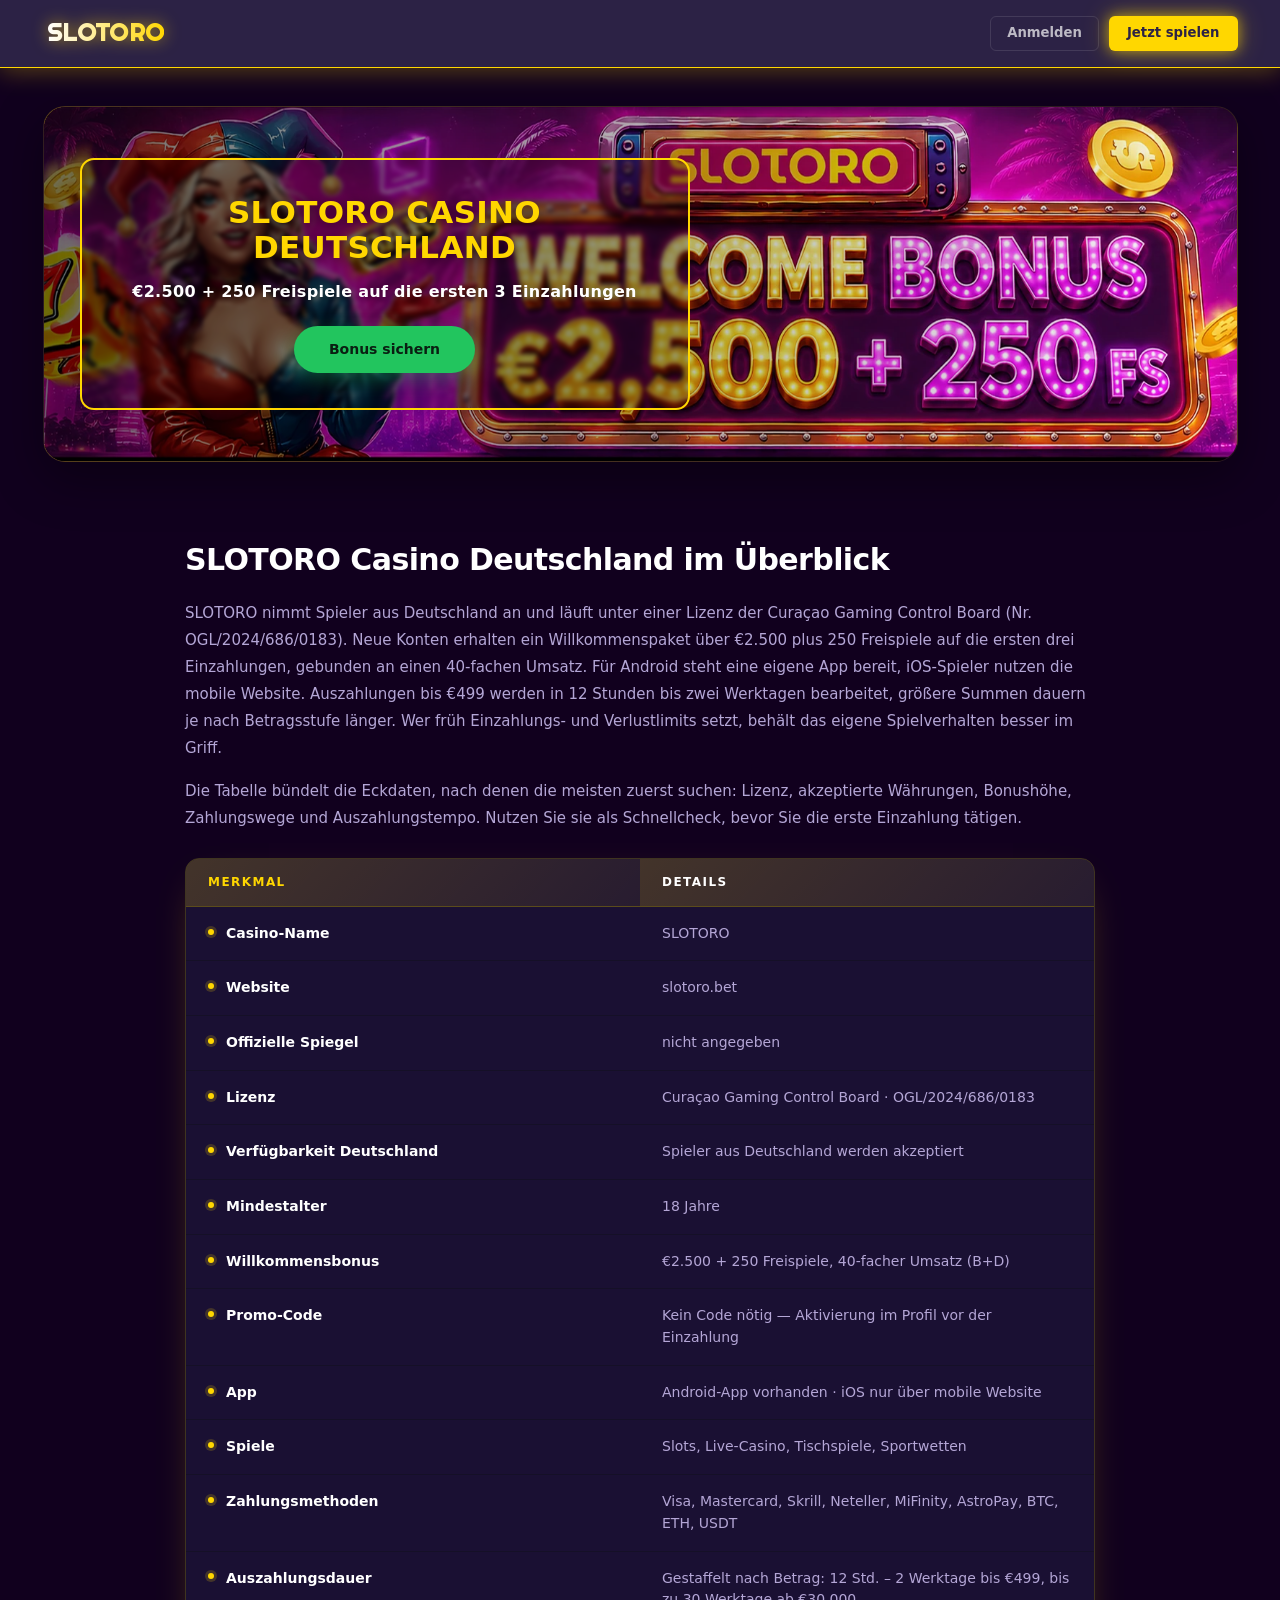
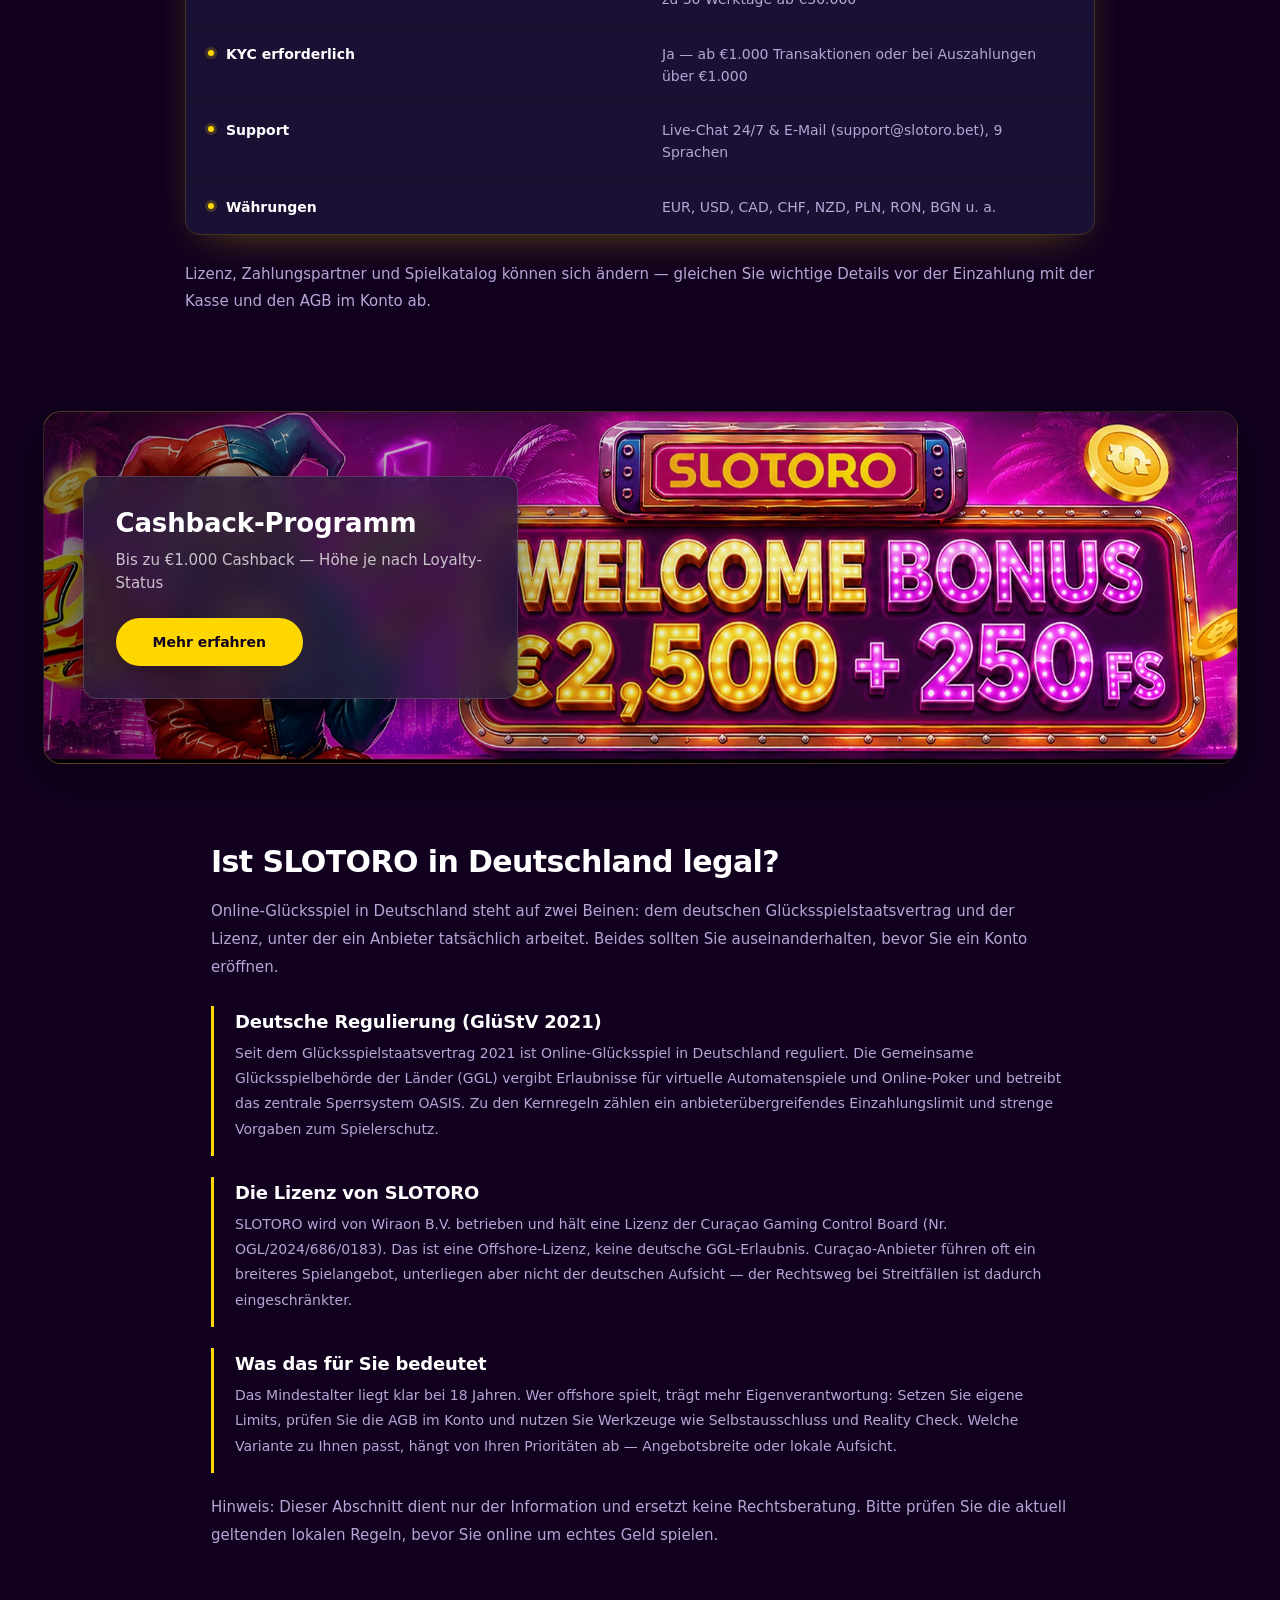
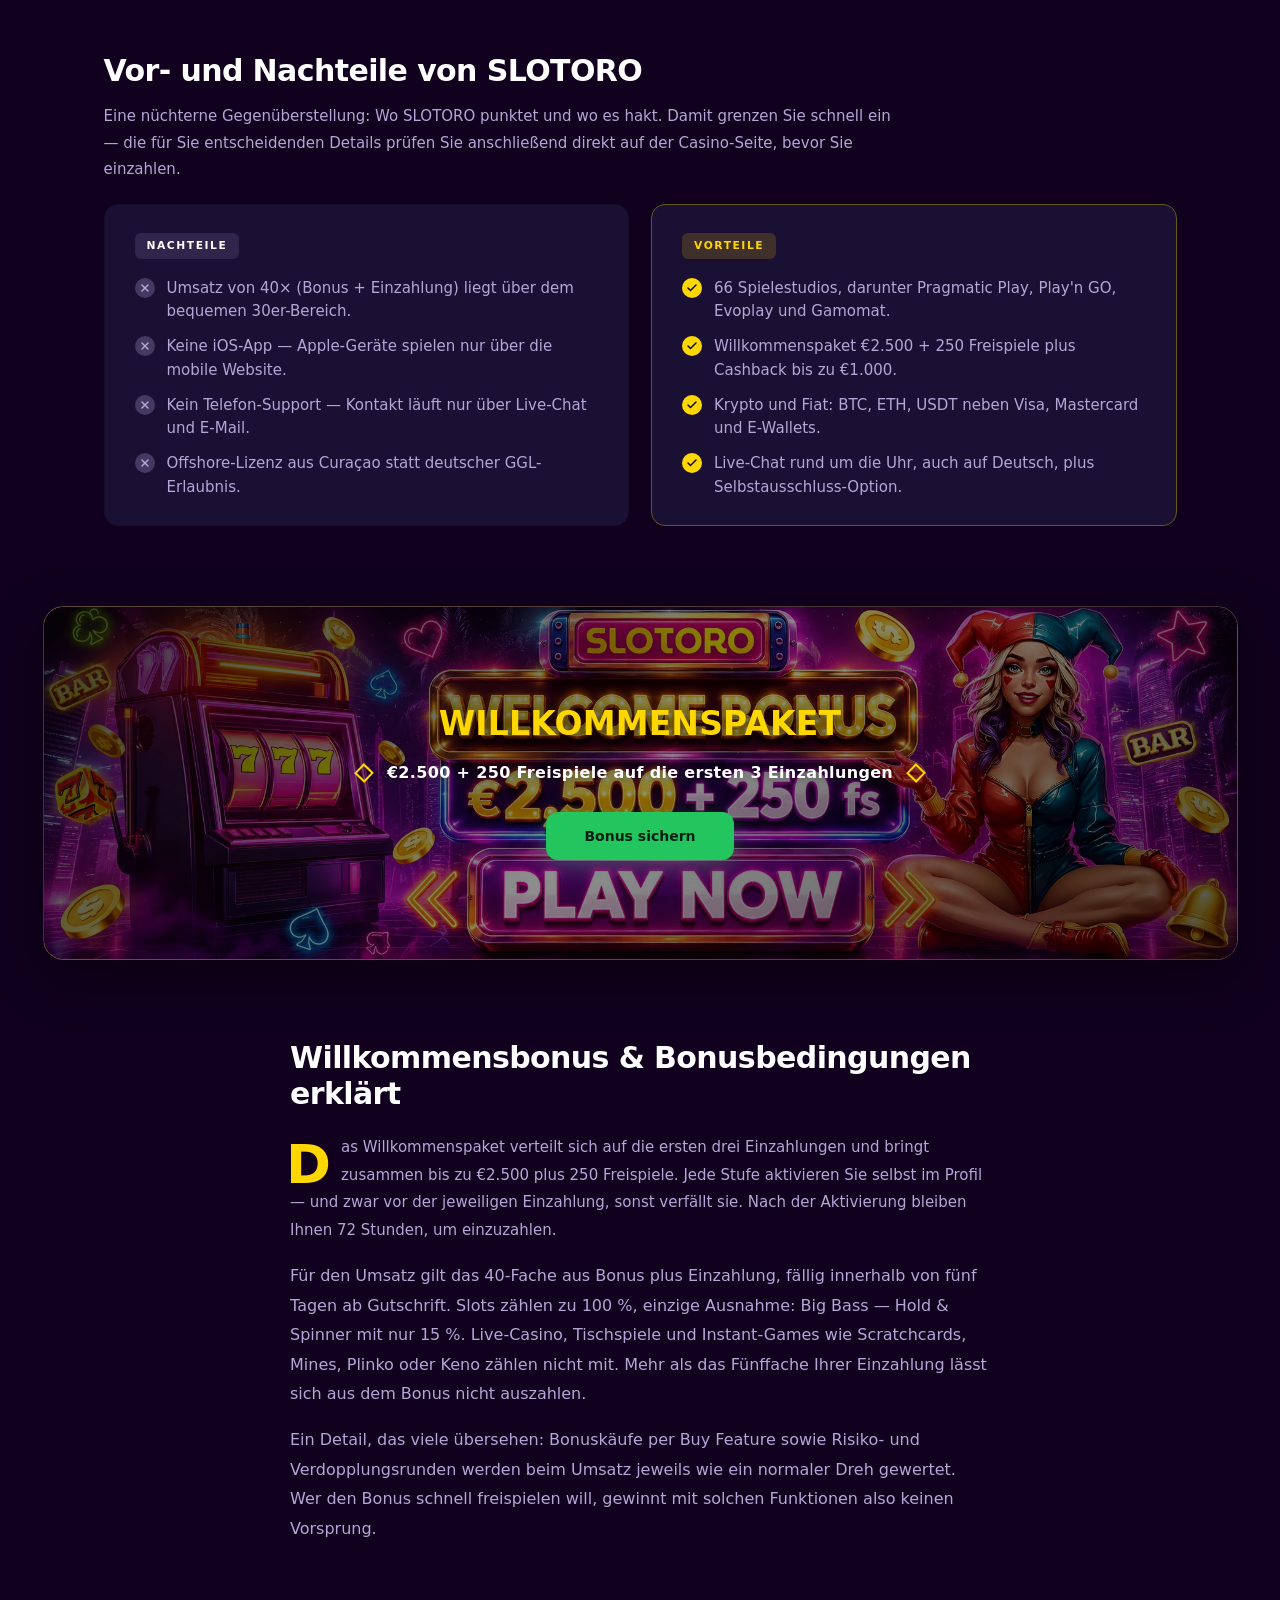
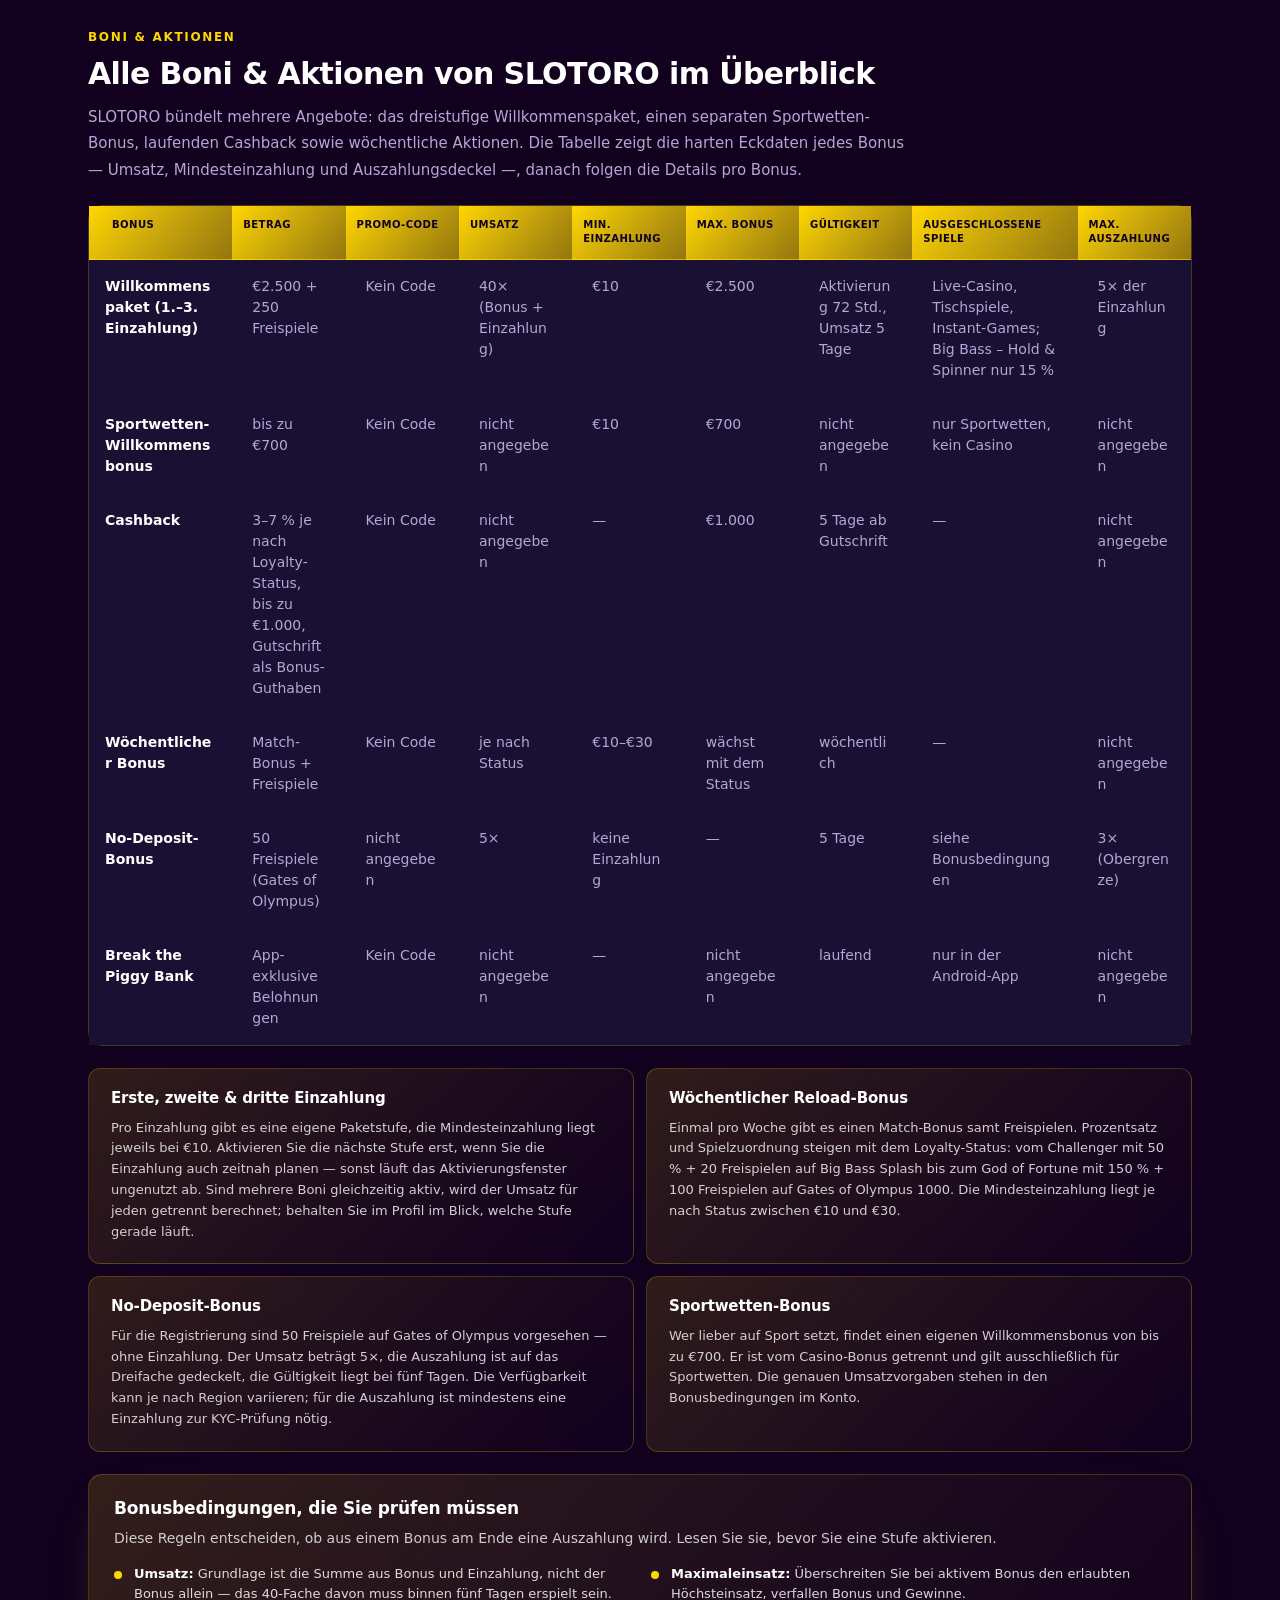
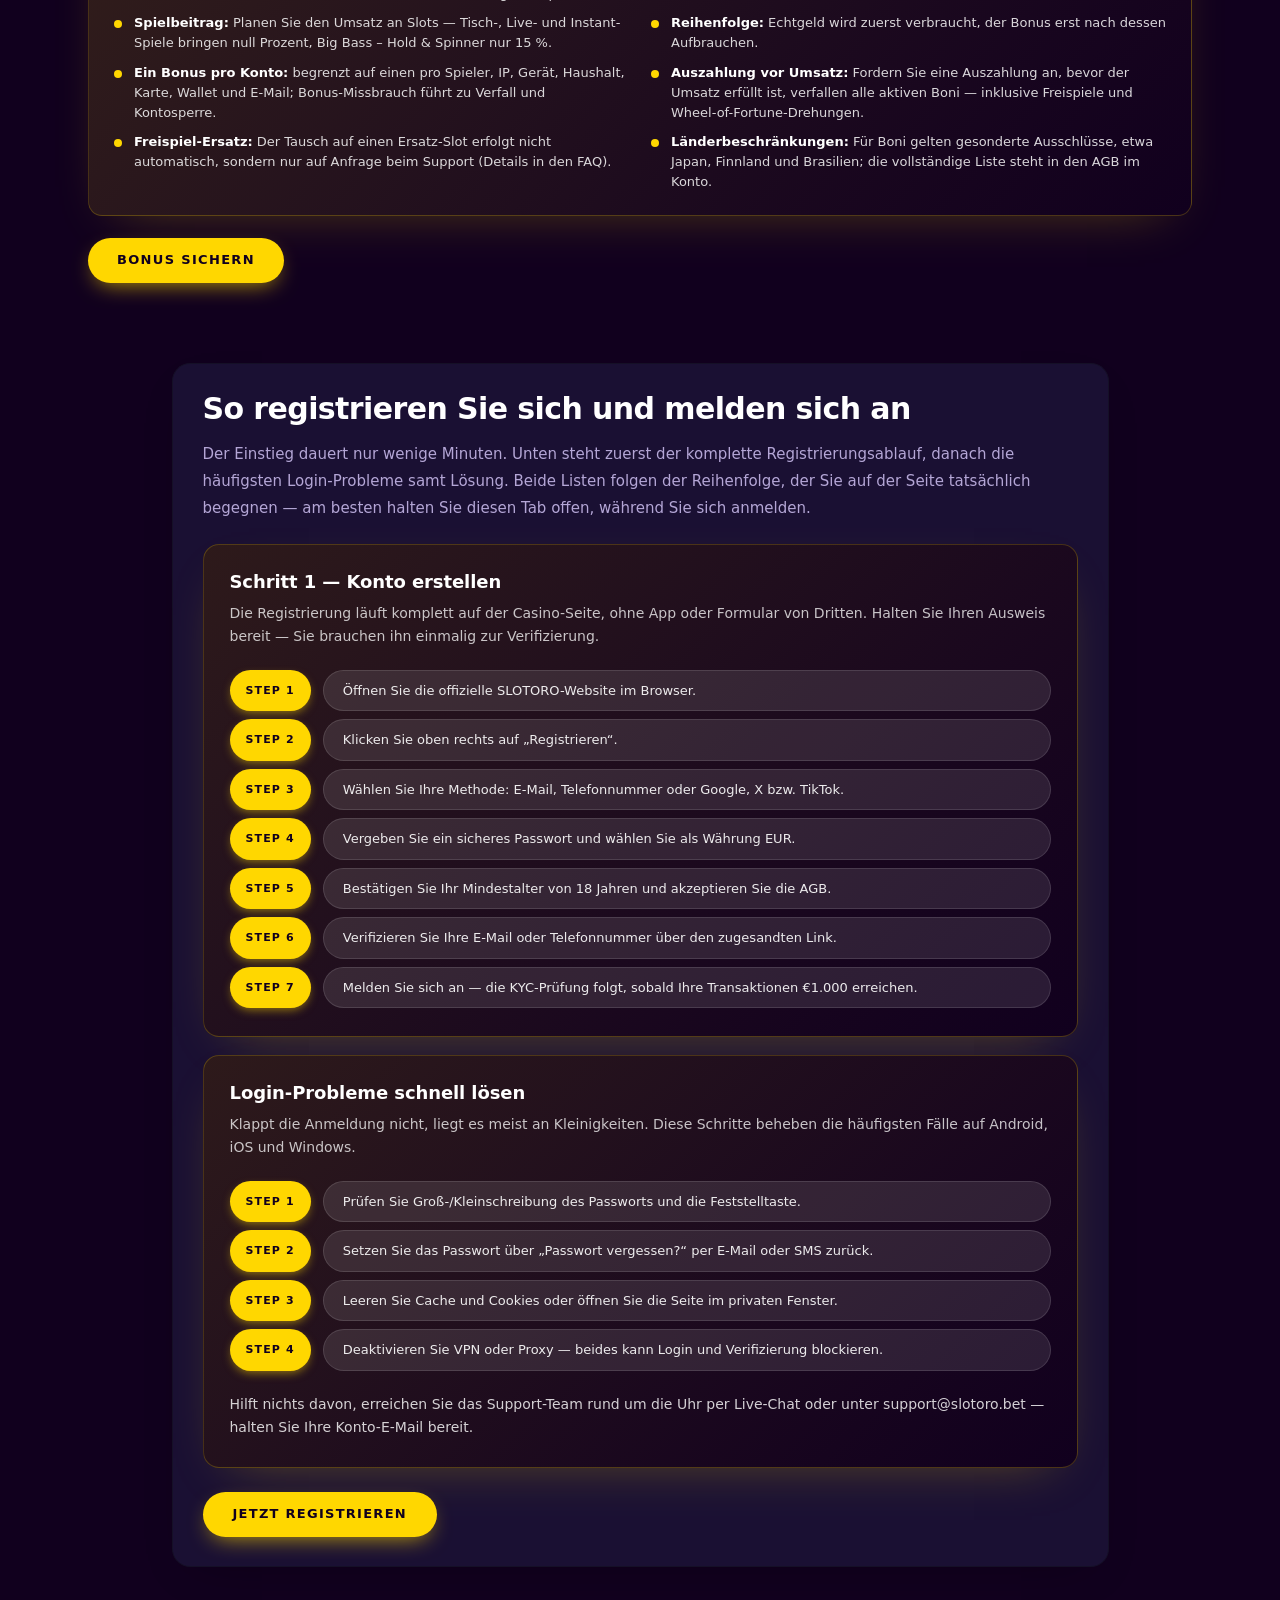
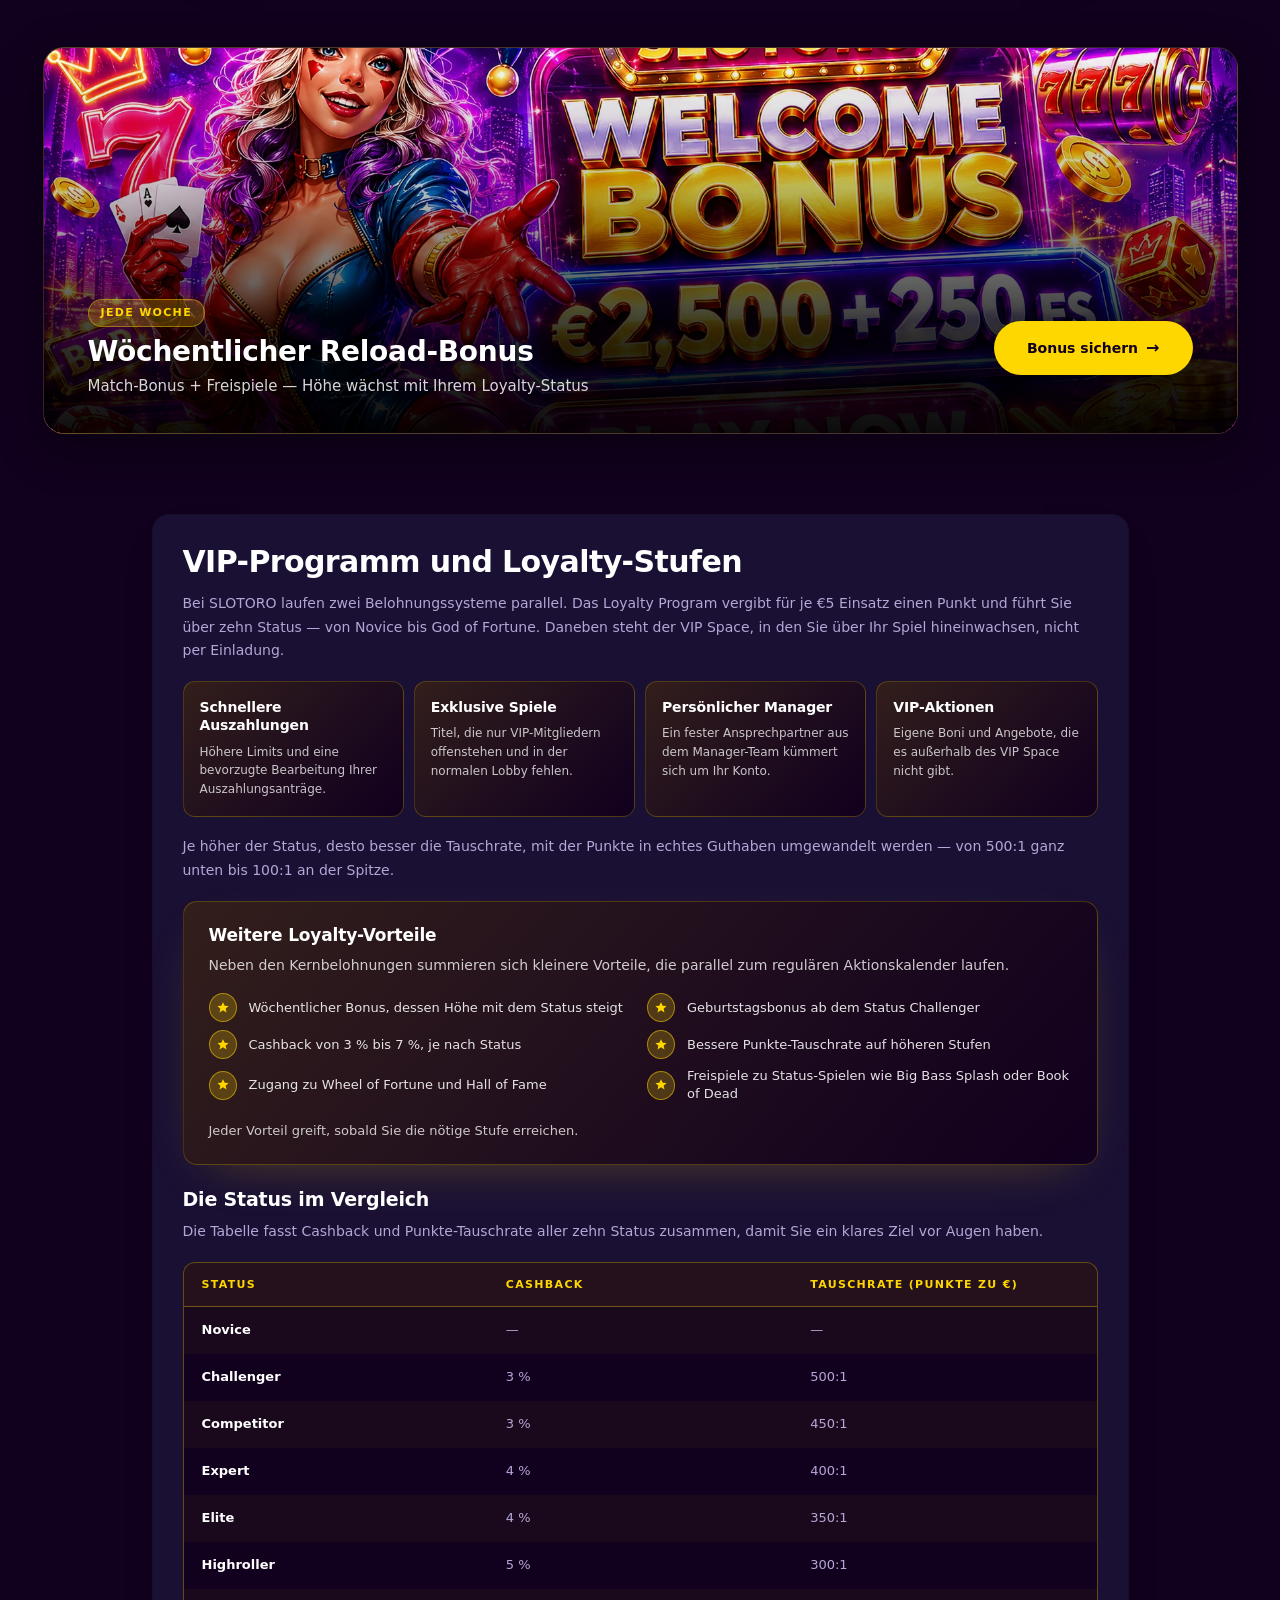
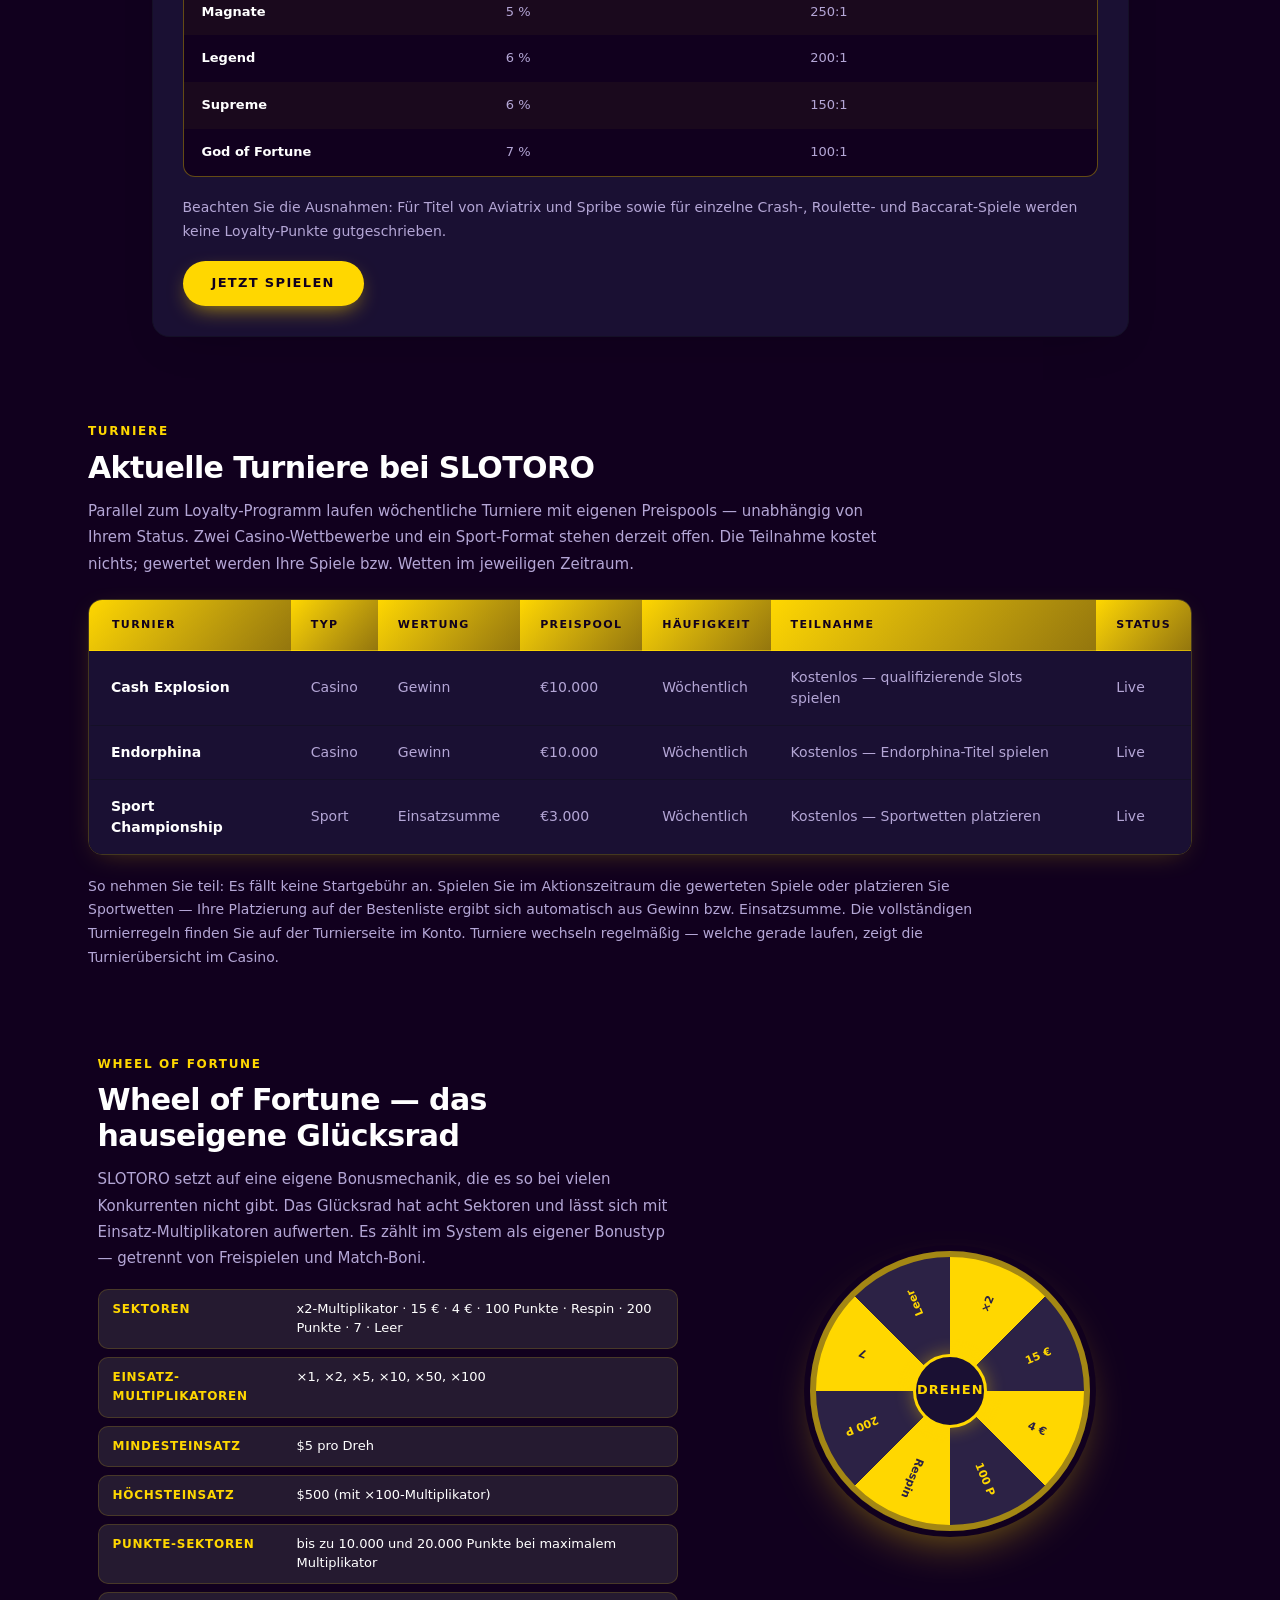
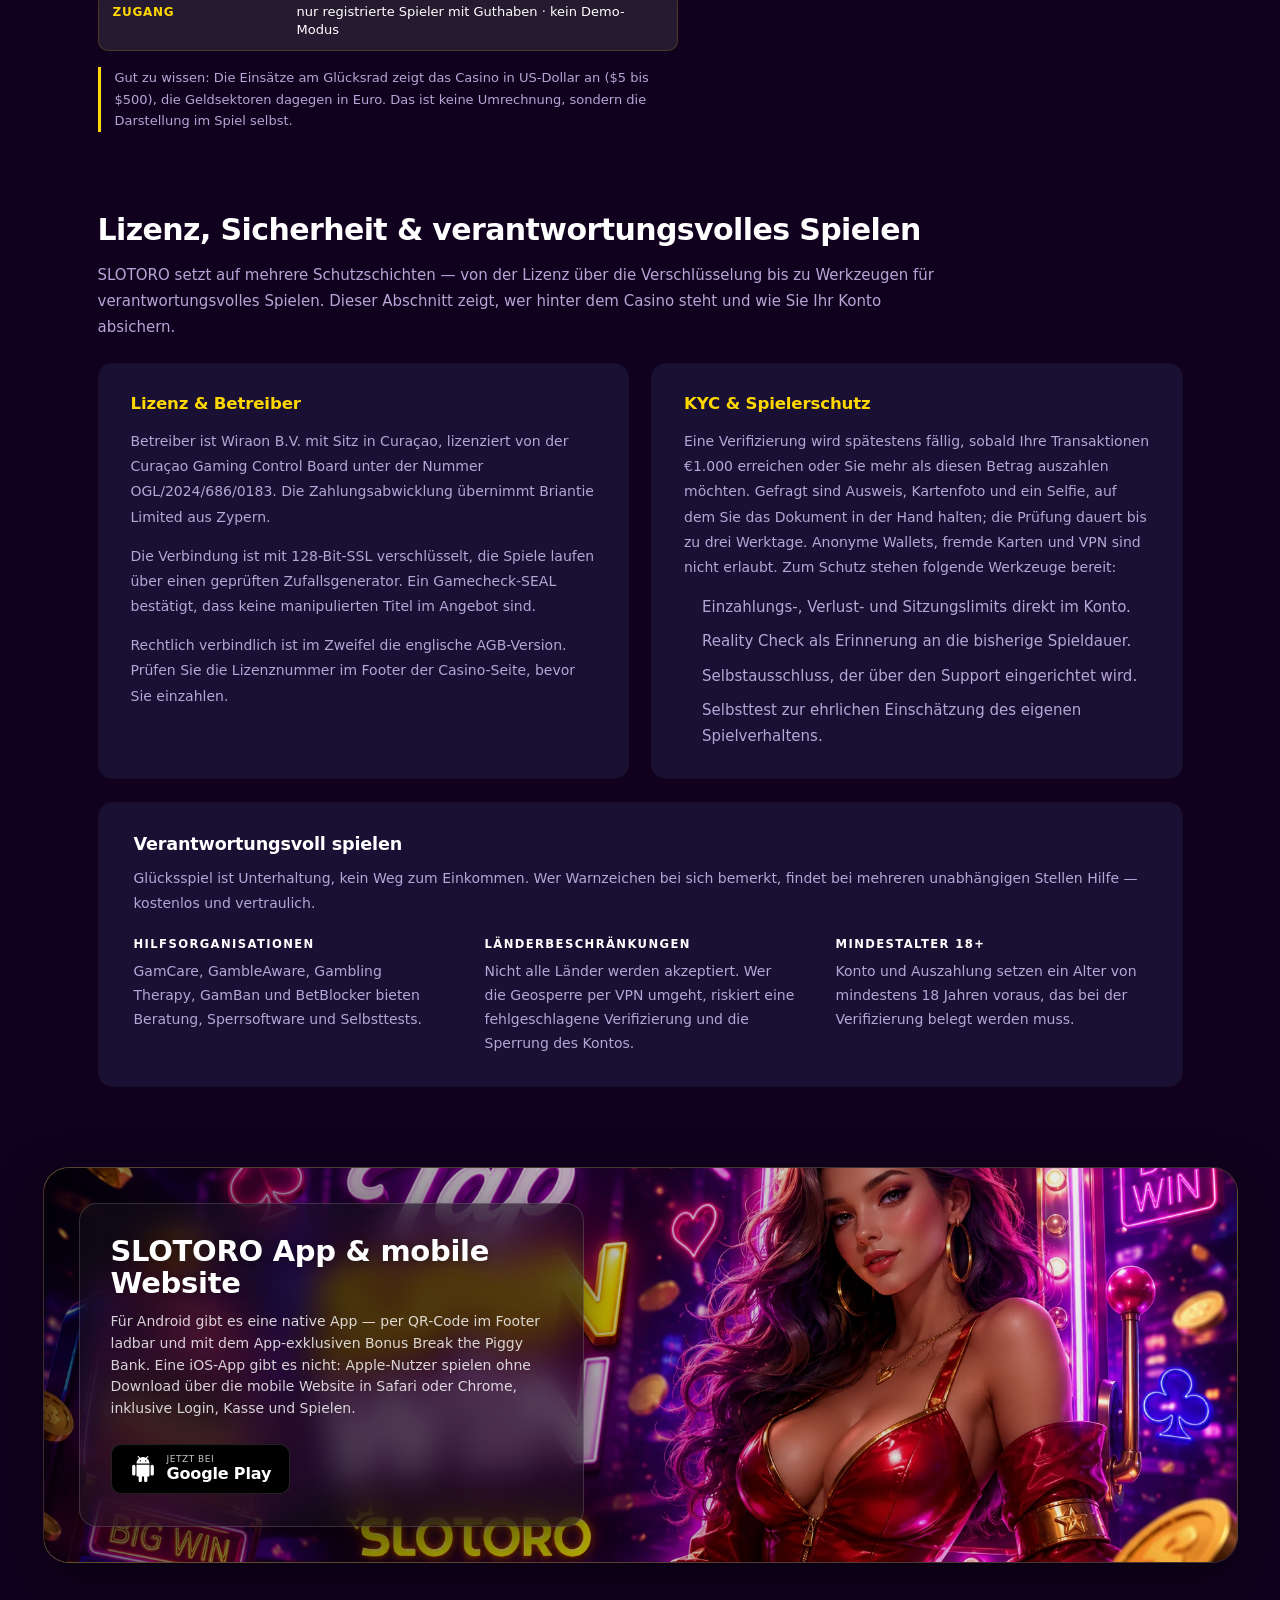
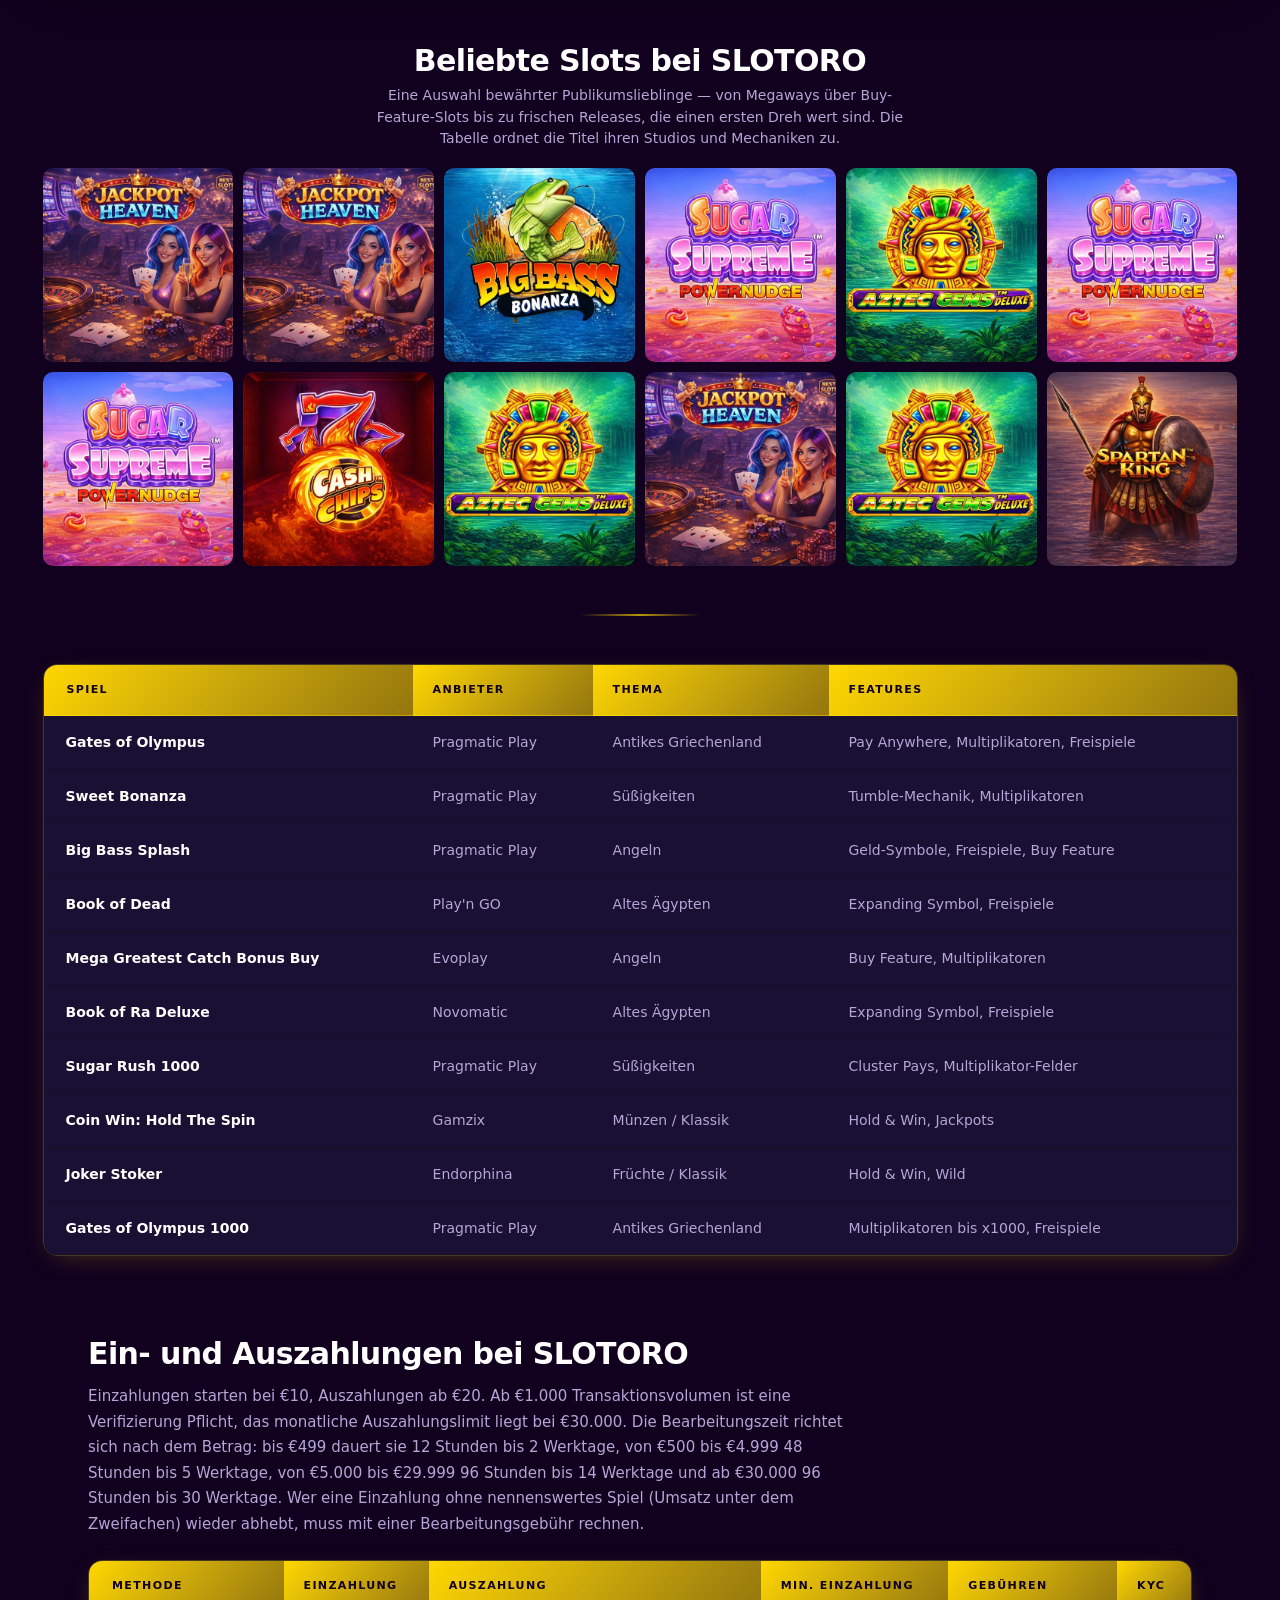
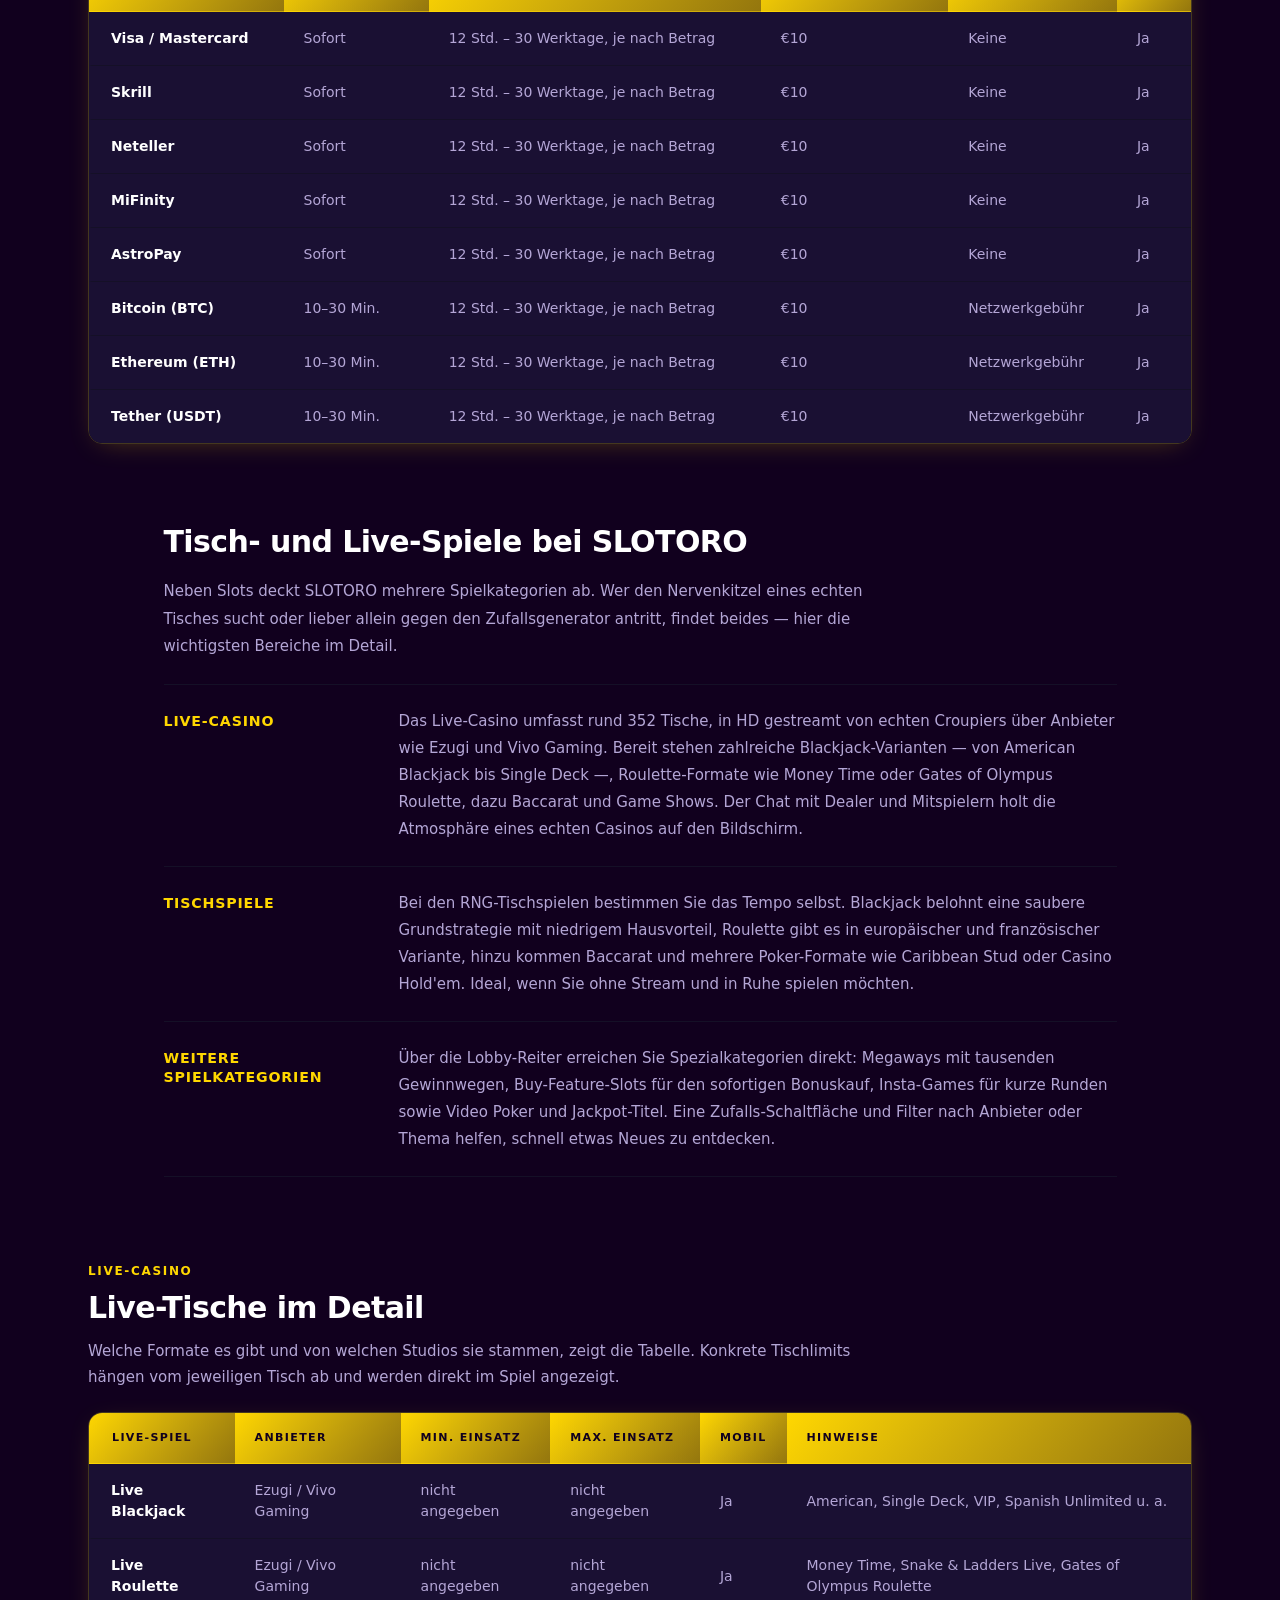
<file: index.html>
<!DOCTYPE html>
<html lang="de">
<head>
<meta charset="UTF-8">
<meta name="viewport" content="width=device-width, initial-scale=1.0">
<title>SLOTORO Casino Deutschland – Bonus &amp; Spiele Guide</title>
<meta name="description" content="SLOTORO Casino Deutschland: €2.500 + 250 Freispiele, Curaçao-Lizenz, Krypto &amp; Karten, Live-Chat auf Deutsch. Bonusbedingungen prüfen und jetzt starten.">
<link rel="canonical" href="https://lerixxi.github.io/slotoro-deutschland/">
<!-- GEO-LINKS:hreflang -->
<link rel="alternate" hreflang="en" href="https://lerixxi.github.io/slotoro-casino/">
<link rel="alternate" hreflang="pl-PL" href="https://lerixxi.github.io/slotoro-polska/">
<link rel="alternate" hreflang="de-DE" href="https://lerixxi.github.io/slotoro-deutschland/">
<link rel="alternate" hreflang="bg-BG" href="https://lerixxi.github.io/slotoro-bulgaria/">
<link rel="alternate" hreflang="it-IT" href="https://lerixxi.github.io/slotoro-italia/">
<link rel="alternate" hreflang="ro-RO" href="https://lerixxi.github.io/slotoro-romania/">
<link rel="alternate" hreflang="el-GR" href="https://lerixxi.github.io/slotoro-hellas/">
<link rel="alternate" hreflang="lt-LT" href="https://lerixxi.github.io/slotoro-lietuva/">
<link rel="alternate" hreflang="x-default" href="https://lerixxi.github.io/slotoro-casino/">
<meta property="og:locale" content="de_DE">
<meta property="og:locale:alternate" content="en_US">
<meta property="og:locale:alternate" content="pl_PL">
<meta property="og:locale:alternate" content="bg_BG">
<meta property="og:locale:alternate" content="it_IT">
<meta property="og:locale:alternate" content="ro_RO">
<meta property="og:locale:alternate" content="el_GR">
<meta property="og:locale:alternate" content="lt_LT">
<!-- /GEO-LINKS:hreflang -->
<link rel="icon" type="image/svg+xml" href="favicon.svg">
<link rel="stylesheet" href="css/style-b2210b.css">
<link rel="stylesheet" href="css/index.css">
<meta property="og:type" content="website">
<meta property="og:url" content="https://lerixxi.github.io/slotoro-deutschland/">
<meta property="og:title" content="SLOTORO Casino Deutschland – Bonus &amp; Spiele Guide">
<meta property="og:description" content="SLOTORO Casino Deutschland: €2.500 + 250 Freispiele, Curaçao-Lizenz, 24/7 Live-Chat auf Deutsch. Alle Boni und Bonusbedingungen im Überblick.">
<meta property="og:image" content="https://lerixxi.github.io/slotoro-deutschland/img/bonus_banner/5ef8c1b1.webp">
<meta property="og:image:width" content="1983">
<meta property="og:image:height" content="491">
<meta property="og:image:type" content="image/webp">
<meta name="twitter:card" content="summary_large_image">
<meta name="twitter:url" content="https://lerixxi.github.io/slotoro-deutschland/">
<meta name="twitter:title" content="SLOTORO Casino Deutschland – Bonus &amp; Spiele Guide">
<meta name="twitter:description" content="SLOTORO Casino Deutschland: €2.500 + 250 Freispiele, Curaçao-Lizenz, 24/7 Live-Chat auf Deutsch. Alle Boni und Bonusbedingungen im Überblick.">
<meta name="twitter:image" content="https://lerixxi.github.io/slotoro-deutschland/img/bonus_banner/5ef8c1b1.webp">
</head>
<body class="ld-nav-hover-9">

<div data-sticky-root class="h12_sroot ld-sticky-root" data-component="header" data-variant="header_12">
  <header class="ld-header h12_root">
    <div class="ld-container">
      <div class="ld-header-inner">
        <a href="./" class="ld-logo">
          <span class="h12_logo-text ld-logo-text">SLOTORO</span>
        </a>
        <nav class="h12_nav">
          
        </nav>
        <div class="h12_cta">
          <div class="h12_cta-desktop">
            <a href="https://victory-architects.com/" class="h12_btn-login">Anmelden</a>
            <a href="https://victory-architects.com/" class="h12_btn-register">Jetzt spielen</a>
          </div>
          
          
        </div>
      </div>
    </div>
  </header>
  
</div>

<section class="ld-section-sm" data-component="bonus_banner" data-variant="bonus_banner_01">
  <div class="ld-container">
  <div class="tf24-card" data-animate>
    <img class="tf24-bg-img" data-banner-image src="img/bonus_banner/5ef8c1b1.webp" alt="SLOTORO Casino Deutschland Bonus" loading="lazy">
    <div class="tf24-overlay"></div>
    <div class="tf24-frame">
      <h1 class="tf24-title ld-h2" data-slot="heading">SLOTORO Casino Deutschland</h1>
      <p class="tf24-amount" data-slot="amount">€2.500 + 250 Freispiele auf die ersten 3 Einzahlungen</p>
      <a href="https://victory-architects.com/" class="tf24-cta" data-slot="cta">Bonus sichern</a>
    </div>
  </div>
  </div>
</section>

<section class="ld-section-sm" data-component="welcome" data-variant="welcome_01">
  <div class="ld-container">
    <div class="mi90-wrap" data-animate>
      <h2 class="ld-h2 mi90-title" data-slot="heading">SLOTORO Casino Deutschland im Überblick</h2>
      <p class="mi90-p" data-slot="body[0]">SLOTORO nimmt Spieler aus Deutschland an und läuft unter einer Lizenz der Curaçao Gaming Control Board (Nr. OGL/2024/686/0183). Neue Konten erhalten ein Willkommenspaket über €2.500 plus 250 Freispiele auf die ersten drei Einzahlungen, gebunden an einen 40-fachen Umsatz. Für Android steht eine eigene App bereit, iOS-Spieler nutzen die mobile Website. Auszahlungen bis €499 werden in 12 Stunden bis zwei Werktagen bearbeitet, größere Summen dauern je nach Betragsstufe länger. Wer früh Einzahlungs- und Verlustlimits setzt, behält das eigene Spielverhalten besser im Griff.</p>
      <p class="mi90-p" data-slot="body[1]">Die Tabelle bündelt die Eckdaten, nach denen die meisten zuerst suchen: Lizenz, akzeptierte Währungen, Bonushöhe, Zahlungswege und Auszahlungstempo. Nutzen Sie sie als Schnellcheck, bevor Sie die erste Einzahlung tätigen.</p>

      <table class="mi90-spec">
        <thead><tr><th scope="col">Merkmal</th><th scope="col">Details</th></tr></thead>
        <tbody>
          <tr><th scope="row">Casino-Name</th><td>SLOTORO</td></tr>
          <tr><th scope="row">Website</th><td>slotoro.bet</td></tr>
          <tr><th scope="row">Offizielle Spiegel</th><td>nicht angegeben</td></tr>
          <tr><th scope="row">Lizenz</th><td>Curaçao Gaming Control Board · OGL/2024/686/0183</td></tr>
          <tr><th scope="row">Verfügbarkeit Deutschland</th><td>Spieler aus Deutschland werden akzeptiert</td></tr>
          <tr><th scope="row">Mindestalter</th><td>18 Jahre</td></tr>
          <tr><th scope="row">Willkommensbonus</th><td>€2.500 + 250 Freispiele, 40-facher Umsatz (B+D)</td></tr>
          <tr><th scope="row">Promo-Code</th><td>Kein Code nötig — Aktivierung im Profil vor der Einzahlung</td></tr>
          <tr><th scope="row">App</th><td>Android-App vorhanden · iOS nur über mobile Website</td></tr>
          <tr><th scope="row">Spiele</th><td>Slots, Live-Casino, Tischspiele, Sportwetten</td></tr>
          <tr><th scope="row">Zahlungsmethoden</th><td>Visa, Mastercard, Skrill, Neteller, MiFinity, AstroPay, BTC, ETH, USDT</td></tr>
          <tr><th scope="row">Auszahlungsdauer</th><td>Gestaffelt nach Betrag: 12 Std. – 2 Werktage bis €499, bis zu 30 Werktage ab €30.000</td></tr>
          <tr><th scope="row">KYC erforderlich</th><td>Ja — ab €1.000 Transaktionen oder bei Auszahlungen über €1.000</td></tr>
          <tr><th scope="row">Support</th><td>Live-Chat 24/7 &amp; E-Mail (support@slotoro.bet), 9 Sprachen</td></tr>
          <tr><th scope="row">Währungen</th><td>EUR, USD, CAD, CHF, NZD, PLN, RON, BGN u. a.</td></tr>
        </tbody>
      </table>

      <p class="mi90-p" data-slot="body[2]">Lizenz, Zahlungspartner und Spielkatalog können sich ändern — gleichen Sie wichtige Details vor der Einzahlung mit der Kasse und den AGB im Konto ab.</p>
    </div>
  </div>
</section>

<section class="ld-section-sm" data-component="bonus_banner" data-variant="bonus_banner_02">
  <div class="ld-container">
  <div class="el85-card" data-animate>
    <img class="el85-bg-img" data-banner-image src="img/bonus_banner/5ef8c1b1.webp" alt="SLOTORO Cashback Aktion" loading="lazy">
    <div class="el85-overlay"></div>
    <div class="el85-glass">
      <h2 class="el85-title ld-h2" data-slot="heading">Cashback-Programm</h2>
      <p class="el85-amount" data-slot="amount">Bis zu €1.000 Cashback — Höhe je nach Loyalty-Status</p>
      <a href="https://victory-architects.com/" class="el85-cta" data-slot="cta">Mehr erfahren</a>
    </div>
  </div>
  </div>
</section>

<section class="ld-section-sm" data-component="text_block" data-variant="text_block_20">
  <div class="ld-container">
    <div class="qj21-wrap" data-animate>
      <h2 class="qj21-title ld-h2" data-slot="heading[0]">Ist SLOTORO in Deutschland legal?</h2>
      <p class="qj21-intro" data-slot="lead">Online-Glücksspiel in Deutschland steht auf zwei Beinen: dem deutschen Glücksspielstaatsvertrag und der Lizenz, unter der ein Anbieter tatsächlich arbeitet. Beides sollten Sie auseinanderhalten, bevor Sie ein Konto eröffnen.</p>
      <div class="qj21-sec">
        <h3 class="qj21-sh3" data-slot="heading[1]">Deutsche Regulierung (GlüStV 2021)</h3>
          <p class="qj21-sp" data-slot="body[0]">Seit dem Glücksspielstaatsvertrag 2021 ist Online-Glücksspiel in Deutschland reguliert. Die Gemeinsame Glücksspielbehörde der Länder (GGL) vergibt Erlaubnisse für virtuelle Automatenspiele und Online-Poker und betreibt das zentrale Sperrsystem OASIS. Zu den Kernregeln zählen ein anbieterübergreifendes Einzahlungslimit und strenge Vorgaben zum Spielerschutz.</p>
      </div>
      <div class="qj21-sec">
        <h3 class="qj21-sh3" data-slot="heading[2]">Die Lizenz von SLOTORO</h3>
          <p class="qj21-sp" data-slot="body[1]">SLOTORO wird von Wiraon B.V. betrieben und hält eine Lizenz der Curaçao Gaming Control Board (Nr. OGL/2024/686/0183). Das ist eine Offshore-Lizenz, keine deutsche GGL-Erlaubnis. Curaçao-Anbieter führen oft ein breiteres Spielangebot, unterliegen aber nicht der deutschen Aufsicht — der Rechtsweg bei Streitfällen ist dadurch eingeschränkter.</p>
      </div>
      <div class="qj21-sec">
        <h3 class="qj21-sh3" data-slot="heading[3]">Was das für Sie bedeutet</h3>
          <p class="qj21-sp" data-slot="body[2]">Das Mindestalter liegt klar bei 18 Jahren. Wer offshore spielt, trägt mehr Eigenverantwortung: Setzen Sie eigene Limits, prüfen Sie die AGB im Konto und nutzen Sie Werkzeuge wie Selbstausschluss und Reality Check. Welche Variante zu Ihnen passt, hängt von Ihren Prioritäten ab — Angebotsbreite oder lokale Aufsicht.</p>
      </div>
      <p class="qj21-intro" data-slot="body[3]">Hinweis: Dieser Abschnitt dient nur der Information und ersetzt keine Rechtsberatung. Bitte prüfen Sie die aktuell geltenden lokalen Regeln, bevor Sie online um echtes Geld spielen.</p>
    </div>
  </div>
</section>

<section class="ld-section-sm" data-component="pros_cons" data-variant="pros_cons_01">
  <div class="ld-container">
    <div class="ks13-wrap" data-animate>
      <header class="ks13-intro">
        <h2 class="ks13-title ld-h2" data-slot="heading">Vor- und Nachteile von SLOTORO</h2>
        <p class="ks13-lead" data-slot="lead">Eine nüchterne Gegenüberstellung: Wo SLOTORO punktet und wo es hakt. Damit grenzen Sie schnell ein — die für Sie entscheidenden Details prüfen Sie anschließend direkt auf der Casino-Seite, bevor Sie einzahlen.</p>
      </header>

      <div class="ks13-row">
        <aside class="ks13-col">
          <h3 class="ks13-label ks13-label-cons" data-slot="label[0]">Nachteile</h3>
          <ul class="ks13-list">
            <li class="ks13-item" data-slot="bullet[0]"><span class="ks13-ico ks13-ico-con"><svg viewBox="0 0 24 24" fill="none" stroke="currentColor" stroke-width="3" stroke-linecap="round" stroke-linejoin="round"><path d="M18 6 6 18"/><path d="m6 6 12 12"/></svg></span>Umsatz von 40× (Bonus + Einzahlung) liegt über dem bequemen 30er-Bereich.</li>
            <li class="ks13-item" data-slot="bullet[1]"><span class="ks13-ico ks13-ico-con"><svg viewBox="0 0 24 24" fill="none" stroke="currentColor" stroke-width="3" stroke-linecap="round" stroke-linejoin="round"><path d="M18 6 6 18"/><path d="m6 6 12 12"/></svg></span>Keine iOS-App — Apple-Geräte spielen nur über die mobile Website.</li>
            <li class="ks13-item" data-slot="bullet[2]"><span class="ks13-ico ks13-ico-con"><svg viewBox="0 0 24 24" fill="none" stroke="currentColor" stroke-width="3" stroke-linecap="round" stroke-linejoin="round"><path d="M18 6 6 18"/><path d="m6 6 12 12"/></svg></span>Kein Telefon-Support — Kontakt läuft nur über Live-Chat und E-Mail.</li>
            <li class="ks13-item" data-slot="bullet[3]"><span class="ks13-ico ks13-ico-con"><svg viewBox="0 0 24 24" fill="none" stroke="currentColor" stroke-width="3" stroke-linecap="round" stroke-linejoin="round"><path d="M18 6 6 18"/><path d="m6 6 12 12"/></svg></span>Offshore-Lizenz aus Curaçao statt deutscher GGL-Erlaubnis.</li>
          </ul>
        </aside>

        <aside class="ks13-col ks13-col-pros">
          <h3 class="ks13-label ks13-label-pros" data-slot="label[1]">Vorteile</h3>
          <ul class="ks13-list">
            <li class="ks13-item" data-slot="bullet[4]"><span class="ks13-ico ks13-ico-pro"><svg viewBox="0 0 24 24" fill="none" stroke="currentColor" stroke-width="3" stroke-linecap="round" stroke-linejoin="round"><path d="M20 6 9 17l-5-5"/></svg></span>66 Spielestudios, darunter Pragmatic Play, Play'n GO, Evoplay und Gamomat.</li>
            <li class="ks13-item" data-slot="bullet[5]"><span class="ks13-ico ks13-ico-pro"><svg viewBox="0 0 24 24" fill="none" stroke="currentColor" stroke-width="3" stroke-linecap="round" stroke-linejoin="round"><path d="M20 6 9 17l-5-5"/></svg></span>Willkommenspaket €2.500 + 250 Freispiele plus Cashback bis zu €1.000.</li>
            <li class="ks13-item" data-slot="bullet[6]"><span class="ks13-ico ks13-ico-pro"><svg viewBox="0 0 24 24" fill="none" stroke="currentColor" stroke-width="3" stroke-linecap="round" stroke-linejoin="round"><path d="M20 6 9 17l-5-5"/></svg></span>Krypto und Fiat: BTC, ETH, USDT neben Visa, Mastercard und E-Wallets.</li>
            <li class="ks13-item" data-slot="bullet[7]"><span class="ks13-ico ks13-ico-pro"><svg viewBox="0 0 24 24" fill="none" stroke="currentColor" stroke-width="3" stroke-linecap="round" stroke-linejoin="round"><path d="M20 6 9 17l-5-5"/></svg></span>Live-Chat rund um die Uhr, auch auf Deutsch, plus Selbstausschluss-Option.</li>
          </ul>
        </aside>
      </div>
    </div>
  </div>
</section>

<section class="ld-section-sm" data-component="bonus_banner" data-variant="bonus_banner_05">
  <div class="ld-container">
  <div class="xn41-card" data-animate>
    <img class="xn41-bg-img" data-banner-image src="img/bonus_banner/45712ede.webp" alt="SLOTORO Willkommenspaket Freispiele" loading="lazy">
    <div class="xn41-overlay"></div>
    <div class="xn41-content">
      <h2 class="xn41-title ld-h2" data-slot="heading">Willkommenspaket</h2>
      <div class="xn41-amount-row">
        <span class="xn41-diamond" aria-hidden="true"></span>
        <span class="xn41-amount" data-slot="amount">€2.500 + 250 Freispiele auf die ersten 3 Einzahlungen</span>
        <span class="xn41-diamond" aria-hidden="true"></span>
      </div>
      <a href="https://victory-architects.com/" class="xn41-cta" data-slot="cta">Bonus sichern</a>
    </div>
  </div>
  </div>
</section>

<section class="ld-section-sm" data-component="text_block" data-variant="text_block_24">
  <div class="ld-container">
    <div class="pk85-wrap" data-animate>
      <h2 class="pk85-title ld-h2" data-slot="heading">Willkommensbonus &amp; Bonusbedingungen erklärt</h2>
      <p class="pk85-first" data-slot="body[0]">Das Willkommenspaket verteilt sich auf die ersten drei Einzahlungen und bringt zusammen bis zu €2.500 plus 250 Freispiele. Jede Stufe aktivieren Sie selbst im Profil — und zwar vor der jeweiligen Einzahlung, sonst verfällt sie. Nach der Aktivierung bleiben Ihnen 72 Stunden, um einzuzahlen.</p>
      <p class="pk85-p" data-slot="body[1]">Für den Umsatz gilt das 40-Fache aus Bonus plus Einzahlung, fällig innerhalb von fünf Tagen ab Gutschrift. Slots zählen zu 100 %, einzige Ausnahme: Big Bass — Hold &amp; Spinner mit nur 15 %. Live-Casino, Tischspiele und Instant-Games wie Scratchcards, Mines, Plinko oder Keno zählen nicht mit. Mehr als das Fünffache Ihrer Einzahlung lässt sich aus dem Bonus nicht auszahlen.</p>
      <p class="pk85-p" data-slot="body[2]">Ein Detail, das viele übersehen: Bonuskäufe per Buy Feature sowie Risiko- und Verdopplungsrunden werden beim Umsatz jeweils wie ein normaler Dreh gewertet. Wer den Bonus schnell freispielen will, gewinnt mit solchen Funktionen also keinen Vorsprung.</p>
    </div>
  </div>
</section>

<section class="ld-section-sm" data-component="bonuses" data-variant="bonuses_01">
  <div class="ld-container">
    <div class="bn37-wrap" data-animate>
      <header class="bn37-intro">
        <span class="ld-eyebrow bn37-eyebrow" data-slot="label">Boni &amp; Aktionen</span>
        <h2 class="ld-h2 bn37-title" data-slot="heading[0]">Alle Boni &amp; Aktionen von SLOTORO im Überblick</h2>
        <p class="bn37-lead" data-slot="lead">SLOTORO bündelt mehrere Angebote: das dreistufige Willkommenspaket, einen separaten Sportwetten-Bonus, laufenden Cashback sowie wöchentliche Aktionen. Die Tabelle zeigt die harten Eckdaten jedes Bonus — Umsatz, Mindesteinzahlung und Auszahlungsdeckel —, danach folgen die Details pro Bonus.</p>
      </header>

      <div class="lg84-scroll bn37-scroll">
        <table class="lg84-table bn37-table">
          <thead>
            <tr>
              <th scope="col">Bonus</th>
              <th scope="col">Betrag</th>
              <th scope="col">Promo-Code</th>
              <th scope="col">Umsatz</th>
              <th scope="col">Min. Einzahlung</th>
              <th scope="col">Max. Bonus</th>
              <th scope="col">Gültigkeit</th>
              <th scope="col">Ausgeschlossene Spiele</th>
              <th scope="col">Max. Auszahlung</th>
            </tr>
          </thead>
          <tbody>
            <tr>
              <td>Willkommenspaket (1.–3. Einzahlung)</td>
              <td>€2.500 + 250 Freispiele</td>
              <td>Kein Code</td>
              <td>40× (Bonus + Einzahlung)</td>
              <td>€10</td>
              <td>€2.500</td>
              <td>Aktivierung 72 Std., Umsatz 5 Tage</td>
              <td>Live-Casino, Tischspiele, Instant-Games; Big Bass – Hold &amp; Spinner nur 15 %</td>
              <td>5× der Einzahlung</td>
            </tr>
            <tr>
              <td>Sportwetten-Willkommensbonus</td>
              <td>bis zu €700</td>
              <td>Kein Code</td>
              <td>nicht angegeben</td>
              <td>€10</td>
              <td>€700</td>
              <td>nicht angegeben</td>
              <td>nur Sportwetten, kein Casino</td>
              <td>nicht angegeben</td>
            </tr>
            <tr>
              <td>Cashback</td>
              <td>3–7 % je nach Loyalty-Status, bis zu €1.000, Gutschrift als Bonus-Guthaben</td>
              <td>Kein Code</td>
              <td>nicht angegeben</td>
              <td>—</td>
              <td>€1.000</td>
              <td>5 Tage ab Gutschrift</td>
              <td>—</td>
              <td>nicht angegeben</td>
            </tr>
            <tr>
              <td>Wöchentlicher Bonus</td>
              <td>Match-Bonus + Freispiele</td>
              <td>Kein Code</td>
              <td>je nach Status</td>
              <td>€10–€30</td>
              <td>wächst mit dem Status</td>
              <td>wöchentlich</td>
              <td>—</td>
              <td>nicht angegeben</td>
            </tr>
            <tr>
              <td>No-Deposit-Bonus</td>
              <td>50 Freispiele (Gates of Olympus)</td>
              <td>nicht angegeben</td>
              <td>5×</td>
              <td>keine Einzahlung</td>
              <td>—</td>
              <td>5 Tage</td>
              <td>siehe Bonusbedingungen</td>
              <td>3× (Obergrenze)</td>
            </tr>
            <tr>
              <td>Break the Piggy Bank</td>
              <td>App-exklusive Belohnungen</td>
              <td>Kein Code</td>
              <td>nicht angegeben</td>
              <td>—</td>
              <td>nicht angegeben</td>
              <td>laufend</td>
              <td>nur in der Android-App</td>
              <td>nicht angegeben</td>
            </tr>
          </tbody>
        </table>
      </div>

      <div class="bn37-cards">
        <article class="bn37-card">
          <h3 class="bn37-card-h3" data-slot="heading[1]">Erste, zweite &amp; dritte Einzahlung</h3>
          <p class="bn37-card-p" data-slot="body[0]">Pro Einzahlung gibt es eine eigene Paketstufe, die Mindesteinzahlung liegt jeweils bei €10. Aktivieren Sie die nächste Stufe erst, wenn Sie die Einzahlung auch zeitnah planen — sonst läuft das Aktivierungsfenster ungenutzt ab. Sind mehrere Boni gleichzeitig aktiv, wird der Umsatz für jeden getrennt berechnet; behalten Sie im Profil im Blick, welche Stufe gerade läuft.</p>
        </article>
        <article class="bn37-card">
          <h3 class="bn37-card-h3" data-slot="heading[2]">Wöchentlicher Reload-Bonus</h3>
          <p class="bn37-card-p" data-slot="body[1]">Einmal pro Woche gibt es einen Match-Bonus samt Freispielen. Prozentsatz und Spielzuordnung steigen mit dem Loyalty-Status: vom Challenger mit 50 % + 20 Freispielen auf Big Bass Splash bis zum God of Fortune mit 150 % + 100 Freispielen auf Gates of Olympus 1000. Die Mindesteinzahlung liegt je nach Status zwischen €10 und €30.</p>
        </article>
        <article class="bn37-card">
          <h3 class="bn37-card-h3" data-slot="heading[3]">No-Deposit-Bonus</h3>
          <p class="bn37-card-p" data-slot="body[2]">Für die Registrierung sind 50 Freispiele auf Gates of Olympus vorgesehen — ohne Einzahlung. Der Umsatz beträgt 5×, die Auszahlung ist auf das Dreifache gedeckelt, die Gültigkeit liegt bei fünf Tagen. Die Verfügbarkeit kann je nach Region variieren; für die Auszahlung ist mindestens eine Einzahlung zur KYC-Prüfung nötig.</p>
        </article>
        <article class="bn37-card">
          <h3 class="bn37-card-h3" data-slot="heading[4]">Sportwetten-Bonus</h3>
          <p class="bn37-card-p" data-slot="body[3]">Wer lieber auf Sport setzt, findet einen eigenen Willkommensbonus von bis zu €700. Er ist vom Casino-Bonus getrennt und gilt ausschließlich für Sportwetten. Die genauen Umsatzvorgaben stehen in den Bonusbedingungen im Konto.</p>
        </article>
      </div>

      <div class="bn37-terms">
        <h3 class="bn37-terms-h3" data-slot="heading[5]">Bonusbedingungen, die Sie prüfen müssen</h3>
        <p class="bn37-terms-lead" data-slot="body[4]">Diese Regeln entscheiden, ob aus einem Bonus am Ende eine Auszahlung wird. Lesen Sie sie, bevor Sie eine Stufe aktivieren.</p>
        <ul class="bn37-terms-list">
          <li data-slot="bullet[0]"><strong>Umsatz:</strong> Grundlage ist die Summe aus Bonus und Einzahlung, nicht der Bonus allein — das 40-Fache davon muss binnen fünf Tagen erspielt sein.</li>
          <li data-slot="bullet[1]"><strong>Maximaleinsatz:</strong> Überschreiten Sie bei aktivem Bonus den erlaubten Höchsteinsatz, verfallen Bonus und Gewinne.</li>
          <li data-slot="bullet[2]"><strong>Spielbeitrag:</strong> Planen Sie den Umsatz an Slots — Tisch-, Live- und Instant-Spiele bringen null Prozent, Big Bass – Hold &amp; Spinner nur 15 %.</li>
          <li data-slot="bullet[3]"><strong>Reihenfolge:</strong> Echtgeld wird zuerst verbraucht, der Bonus erst nach dessen Aufbrauchen.</li>
          <li data-slot="bullet[4]"><strong>Ein Bonus pro Konto:</strong> begrenzt auf einen pro Spieler, IP, Gerät, Haushalt, Karte, Wallet und E-Mail; Bonus-Missbrauch führt zu Verfall und Kontosperre.</li>
          <li data-slot="bullet[5]"><strong>Auszahlung vor Umsatz:</strong> Fordern Sie eine Auszahlung an, bevor der Umsatz erfüllt ist, verfallen alle aktiven Boni — inklusive Freispiele und Wheel-of-Fortune-Drehungen.</li>
          <li data-slot="bullet[6]"><strong>Freispiel-Ersatz:</strong> Der Tausch auf einen Ersatz-Slot erfolgt nicht automatisch, sondern nur auf Anfrage beim Support (Details in den FAQ).</li>
          <li data-slot="bullet[7]"><strong>Länderbeschränkungen:</strong> Für Boni gelten gesonderte Ausschlüsse, etwa Japan, Finnland und Brasilien; die vollständige Liste steht in den AGB im Konto.</li>
        </ul>
      </div>

      <div class="bn37-cta-wrap">
        <a href="https://victory-architects.com/" class="bn37-cta" data-slot="cta">Bonus sichern</a>
      </div>
    </div>
  </div>
</section>

<section class="ld-section-sm" data-component="how_to" data-variant="how_to_03">
  <div class="ld-container">
    <div class="du85-wrap" data-animate>
      <div class="du85-outer">
        <h2 class="ld-h2 du85-title" data-slot="heading[0]">So registrieren Sie sich und melden sich an</h2>
        <p class="du85-intro" data-slot="body[0]">Der Einstieg dauert nur wenige Minuten. Unten steht zuerst der komplette Registrierungsablauf, danach die häufigsten Login-Probleme samt Lösung. Beide Listen folgen der Reihenfolge, der Sie auf der Seite tatsächlich begegnen — am besten halten Sie diesen Tab offen, während Sie sich anmelden.</p>

        <div class="du85-panel">
          <h3 class="du85-h3" data-slot="heading[1]">Schritt 1 — Konto erstellen</h3>
          <p class="du85-h3-lead" data-slot="body[1]">Die Registrierung läuft komplett auf der Casino-Seite, ohne App oder Formular von Dritten. Halten Sie Ihren Ausweis bereit — Sie brauchen ihn einmalig zur Verifizierung.</p>
          <ol class="du85-list">
            <li class="du85-step"><span class="du85-step-text" data-slot="step">Öffnen Sie die offizielle SLOTORO-Website im Browser.</span></li>
            <li class="du85-step"><span class="du85-step-text" data-slot="step">Klicken Sie oben rechts auf „Registrieren“.</span></li>
            <li class="du85-step"><span class="du85-step-text" data-slot="step">Wählen Sie Ihre Methode: E-Mail, Telefonnummer oder Google, X bzw. TikTok.</span></li>
            <li class="du85-step"><span class="du85-step-text" data-slot="step">Vergeben Sie ein sicheres Passwort und wählen Sie als Währung EUR.</span></li>
            <li class="du85-step"><span class="du85-step-text" data-slot="step">Bestätigen Sie Ihr Mindestalter von 18 Jahren und akzeptieren Sie die AGB.</span></li>
            <li class="du85-step"><span class="du85-step-text" data-slot="step">Verifizieren Sie Ihre E-Mail oder Telefonnummer über den zugesandten Link.</span></li>
            <li class="du85-step"><span class="du85-step-text" data-slot="step">Melden Sie sich an — die KYC-Prüfung folgt, sobald Ihre Transaktionen €1.000 erreichen.</span></li>
          </ol>
        </div>

        <div class="du85-panel">
          <h3 class="du85-h3" data-slot="heading[2]">Login-Probleme schnell lösen</h3>
          <p class="du85-h3-lead" data-slot="body[2]">Klappt die Anmeldung nicht, liegt es meist an Kleinigkeiten. Diese Schritte beheben die häufigsten Fälle auf Android, iOS und Windows.</p>
          <ol class="du85-list">
            <li class="du85-step"><span class="du85-step-text" data-slot="step">Prüfen Sie Groß-/Kleinschreibung des Passworts und die Feststelltaste.</span></li>
            <li class="du85-step"><span class="du85-step-text" data-slot="step">Setzen Sie das Passwort über „Passwort vergessen?“ per E-Mail oder SMS zurück.</span></li>
            <li class="du85-step"><span class="du85-step-text" data-slot="step">Leeren Sie Cache und Cookies oder öffnen Sie die Seite im privaten Fenster.</span></li>
            <li class="du85-step"><span class="du85-step-text" data-slot="step">Deaktivieren Sie VPN oder Proxy — beides kann Login und Verifizierung blockieren.</span></li>
          </ol>
          <p class="du85-h3-foot" data-slot="body[3]">Hilft nichts davon, erreichen Sie das Support-Team rund um die Uhr per Live-Chat oder unter support@slotoro.bet — halten Sie Ihre Konto-E-Mail bereit.</p>
        </div>

        <div class="du85-cta-wrap">
          <a href="https://victory-architects.com/" class="du85-cta" data-slot="cta">Jetzt registrieren</a>
        </div>
      </div>
    </div>
  </div>
</section>


<section class="ld-section-sm" data-component="bonus_banner" data-variant="bonus_banner_04">
  <div class="ld-container">
  <div class="ga24-card" data-animate>
    <img class="ga24-bg-img" data-banner-image src="img/bonus_banner/a8c1e01b.webp" alt="SLOTORO Reload Bonus auf dem Tablet" loading="lazy">
    <div class="ga24-overlay"></div>
    <div class="ga24-content">
      <div class="ga24-text">
        <div class="ga24-eyebrow" data-slot="label">Jede Woche</div>
        <h2 class="ga24-title ld-h2" data-slot="heading">Wöchentlicher Reload-Bonus</h2>
        <p class="ga24-amount" data-slot="amount">Match-Bonus + Freispiele — Höhe wächst mit Ihrem Loyalty-Status</p>
      </div>
      <a href="https://victory-architects.com/" class="ga24-cta" data-slot="cta">Bonus sichern</a>
    </div>
  </div>
  </div>
</section>

<section class="ld-section-sm" data-component="vip" data-variant="vip_03">
  <div class="ld-container">
    <div class="qz60-wrap" data-animate>
      <div class="qz60-outer">
        <h2 class="ld-h2 qz60-title" data-slot="heading[0]">VIP-Programm und Loyalty-Stufen</h2>
        <p class="qz60-intro" data-slot="body[0]">Bei SLOTORO laufen zwei Belohnungssysteme parallel. Das Loyalty Program vergibt für je €5 Einsatz einen Punkt und führt Sie über zehn Status — von Novice bis God of Fortune. Daneben steht der VIP Space, in den Sie über Ihr Spiel hineinwachsen, nicht per Einladung.</p>

        <div class="qz60-cards">
          <div class="qz60-card"><h3 class="qz60-card-h3" data-slot="heading[1]">Schnellere Auszahlungen</h3><p class="qz60-card-p" data-slot="body[1]">Höhere Limits und eine bevorzugte Bearbeitung Ihrer Auszahlungsanträge.</p></div>
          <div class="qz60-card"><h3 class="qz60-card-h3" data-slot="heading[2]">Exklusive Spiele</h3><p class="qz60-card-p" data-slot="body[2]">Titel, die nur VIP-Mitgliedern offenstehen und in der normalen Lobby fehlen.</p></div>
          <div class="qz60-card"><h3 class="qz60-card-h3" data-slot="heading[3]">Persönlicher Manager</h3><p class="qz60-card-p" data-slot="body[3]">Ein fester Ansprechpartner aus dem Manager-Team kümmert sich um Ihr Konto.</p></div>
          <div class="qz60-card"><h3 class="qz60-card-h3" data-slot="heading[4]">VIP-Aktionen</h3><p class="qz60-card-p" data-slot="body[4]">Eigene Boni und Angebote, die es außerhalb des VIP Space nicht gibt.</p></div>
        </div>

        <p class="qz60-mid-p" data-slot="body[5]">Je höher der Status, desto besser die Tauschrate, mit der Punkte in echtes Guthaben umgewandelt werden — von 500:1 ganz unten bis 100:1 an der Spitze.</p>

        <div class="qz60-panel">
          <h3 class="qz60-panel-h3" data-slot="heading[5]">Weitere Loyalty-Vorteile</h3>
          <p class="qz60-panel-lead" data-slot="body[6]">Neben den Kernbelohnungen summieren sich kleinere Vorteile, die parallel zum regulären Aktionskalender laufen.</p>
          <ul class="qz60-bullets">
            <li class="qz60-bullet"><span class="qz60-bullet-icon" aria-hidden="true"><svg viewBox="0 0 24 24" fill="currentColor"><path d="M12 2l2.9 6 6.6.6-5 4.5 1.5 6.5L12 16l-6 3.6 1.5-6.5-5-4.5L9.1 8z"/></svg></span><span class="qz60-bullet-text" data-slot="bullet">Wöchentlicher Bonus, dessen Höhe mit dem Status steigt</span></li>
            <li class="qz60-bullet"><span class="qz60-bullet-icon" aria-hidden="true"><svg viewBox="0 0 24 24" fill="currentColor"><path d="M12 2l2.9 6 6.6.6-5 4.5 1.5 6.5L12 16l-6 3.6 1.5-6.5-5-4.5L9.1 8z"/></svg></span><span class="qz60-bullet-text" data-slot="bullet">Geburtstagsbonus ab dem Status Challenger</span></li>
            <li class="qz60-bullet"><span class="qz60-bullet-icon" aria-hidden="true"><svg viewBox="0 0 24 24" fill="currentColor"><path d="M12 2l2.9 6 6.6.6-5 4.5 1.5 6.5L12 16l-6 3.6 1.5-6.5-5-4.5L9.1 8z"/></svg></span><span class="qz60-bullet-text" data-slot="bullet">Cashback von 3 % bis 7 %, je nach Status</span></li>
            <li class="qz60-bullet"><span class="qz60-bullet-icon" aria-hidden="true"><svg viewBox="0 0 24 24" fill="currentColor"><path d="M12 2l2.9 6 6.6.6-5 4.5 1.5 6.5L12 16l-6 3.6 1.5-6.5-5-4.5L9.1 8z"/></svg></span><span class="qz60-bullet-text" data-slot="bullet">Bessere Punkte-Tauschrate auf höheren Stufen</span></li>
            <li class="qz60-bullet"><span class="qz60-bullet-icon" aria-hidden="true"><svg viewBox="0 0 24 24" fill="currentColor"><path d="M12 2l2.9 6 6.6.6-5 4.5 1.5 6.5L12 16l-6 3.6 1.5-6.5-5-4.5L9.1 8z"/></svg></span><span class="qz60-bullet-text" data-slot="bullet">Zugang zu Wheel of Fortune und Hall of Fame</span></li>
            <li class="qz60-bullet"><span class="qz60-bullet-icon" aria-hidden="true"><svg viewBox="0 0 24 24" fill="currentColor"><path d="M12 2l2.9 6 6.6.6-5 4.5 1.5 6.5L12 16l-6 3.6 1.5-6.5-5-4.5L9.1 8z"/></svg></span><span class="qz60-bullet-text" data-slot="bullet">Freispiele zu Status-Spielen wie Big Bass Splash oder Book of Dead</span></li>
          </ul>
          <p class="qz60-panel-foot" data-slot="body[7]">Jeder Vorteil greift, sobald Sie die nötige Stufe erreichen.</p>
        </div>

        <h3 class="qz60-h3-light" data-slot="heading[6]">Die Status im Vergleich</h3>
        <p class="qz60-p" data-slot="body[8]">Die Tabelle fasst Cashback und Punkte-Tauschrate aller zehn Status zusammen, damit Sie ein klares Ziel vor Augen haben.</p>

        <table class="qz60-table">
          <thead><tr><th scope="col">Status</th><th scope="col">Cashback</th><th scope="col">Tauschrate (Punkte zu €)</th></tr></thead>
          <tbody>
            <tr><td>Novice</td><td>—</td><td>—</td></tr>
            <tr><td>Challenger</td><td>3 %</td><td>500:1</td></tr>
            <tr><td>Competitor</td><td>3 %</td><td>450:1</td></tr>
            <tr><td>Expert</td><td>4 %</td><td>400:1</td></tr>
            <tr><td>Elite</td><td>4 %</td><td>350:1</td></tr>
            <tr><td>Highroller</td><td>5 %</td><td>300:1</td></tr>
            <tr><td>Magnate</td><td>5 %</td><td>250:1</td></tr>
            <tr><td>Legend</td><td>6 %</td><td>200:1</td></tr>
            <tr><td>Supreme</td><td>6 %</td><td>150:1</td></tr>
            <tr><td>God of Fortune</td><td>7 %</td><td>100:1</td></tr>
          </tbody>
        </table>

        <p class="qz60-p" data-slot="body[9]">Beachten Sie die Ausnahmen: Für Titel von Aviatrix und Spribe sowie für einzelne Crash-, Roulette- und Baccarat-Spiele werden keine Loyalty-Punkte gutgeschrieben.</p>

        <div class="qz60-cta-wrap">
          <a href="https://victory-architects.com/" class="qz60-cta" data-slot="cta">Jetzt spielen</a>
        </div>
      </div>
    </div>
  </div>
</section>

<section class="ld-section-sm" data-component="tournaments" data-variant="tournaments_01">
  <div class="ld-container">
    <div class="tn46-wrap" data-animate>
      <header class="tn46-intro">
        <span class="ld-eyebrow tn46-eyebrow" data-slot="label">Turniere</span>
        <h2 class="ld-h2 tn46-title" data-slot="heading">Aktuelle Turniere bei SLOTORO</h2>
        <p class="tn46-lead" data-slot="lead">Parallel zum Loyalty-Programm laufen wöchentliche Turniere mit eigenen Preispools — unabhängig von Ihrem Status. Zwei Casino-Wettbewerbe und ein Sport-Format stehen derzeit offen. Die Teilnahme kostet nichts; gewertet werden Ihre Spiele bzw. Wetten im jeweiligen Zeitraum.</p>
      </header>

      <div class="lg84-scroll tn46-scroll">
        <table class="lg84-table tn46-table">
          <thead>
            <tr>
              <th scope="col">Turnier</th>
              <th scope="col">Typ</th>
              <th scope="col">Wertung</th>
              <th scope="col">Preispool</th>
              <th scope="col">Häufigkeit</th>
              <th scope="col">Teilnahme</th>
              <th scope="col">Status</th>
            </tr>
          </thead>
          <tbody>
            <tr><td>Cash Explosion</td><td>Casino</td><td>Gewinn</td><td>€10.000</td><td>Wöchentlich</td><td>Kostenlos — qualifizierende Slots spielen</td><td>Live</td></tr>
            <tr><td>Endorphina</td><td>Casino</td><td>Gewinn</td><td>€10.000</td><td>Wöchentlich</td><td>Kostenlos — Endorphina-Titel spielen</td><td>Live</td></tr>
            <tr><td>Sport Championship</td><td>Sport</td><td>Einsatzsumme</td><td>€3.000</td><td>Wöchentlich</td><td>Kostenlos — Sportwetten platzieren</td><td>Live</td></tr>
          </tbody>
        </table>
      </div>

      <p class="tn46-foot" data-slot="body">So nehmen Sie teil: Es fällt keine Startgebühr an. Spielen Sie im Aktionszeitraum die gewerteten Spiele oder platzieren Sie Sportwetten — Ihre Platzierung auf der Bestenliste ergibt sich automatisch aus Gewinn bzw. Einsatzsumme. Die vollständigen Turnierregeln finden Sie auf der Turnierseite im Konto. Turniere wechseln regelmäßig — welche gerade laufen, zeigt die Turnierübersicht im Casino.</p>
    </div>
  </div>
</section>

<section class="ld-section-sm" data-component="wheel" data-variant="wheel_01">
  <div class="ld-container">
    <div class="wf58-wrap" data-animate>
      <div class="wf58-grid">
        <div class="wf58-info">
          <span class="ld-eyebrow wf58-eyebrow" data-slot="label">Wheel of Fortune</span>
          <h2 class="ld-h2 wf58-title" data-slot="heading[0]">Wheel of Fortune — das hauseigene Glücksrad</h2>
          <p class="wf58-lead" data-slot="body[0]">SLOTORO setzt auf eine eigene Bonusmechanik, die es so bei vielen Konkurrenten nicht gibt. Das Glücksrad hat acht Sektoren und lässt sich mit Einsatz-Multiplikatoren aufwerten. Es zählt im System als eigener Bonustyp — getrennt von Freispielen und Match-Boni.</p>
          <ul class="wf58-facts">
            <li class="wf58-fact"><span class="wf58-fact-k">Sektoren</span><span class="wf58-fact-v">x2-Multiplikator · 15 € · 4 € · 100 Punkte · Respin · 200 Punkte · 7 · Leer</span></li>
            <li class="wf58-fact"><span class="wf58-fact-k">Einsatz-Multiplikatoren</span><span class="wf58-fact-v">×1, ×2, ×5, ×10, ×50, ×100</span></li>
            <li class="wf58-fact"><span class="wf58-fact-k">Mindesteinsatz</span><span class="wf58-fact-v">$5 pro Dreh</span></li>
            <li class="wf58-fact"><span class="wf58-fact-k">Höchsteinsatz</span><span class="wf58-fact-v">$500 (mit ×100-Multiplikator)</span></li>
            <li class="wf58-fact"><span class="wf58-fact-k">Punkte-Sektoren</span><span class="wf58-fact-v">bis zu 10.000 und 20.000 Punkte bei maximalem Multiplikator</span></li>
            <li class="wf58-fact"><span class="wf58-fact-k">Zugang</span><span class="wf58-fact-v">nur registrierte Spieler mit Guthaben · kein Demo-Modus</span></li>
          </ul>
          <p class="wf58-note" data-slot="body[1]">Gut zu wissen: Die Einsätze am Glücksrad zeigt das Casino in US-Dollar an ($5 bis $500), die Geldsektoren dagegen in Euro. Das ist keine Umrechnung, sondern die Darstellung im Spiel selbst.</p>
        </div>
        <div class="wf58-visual" aria-hidden="true">
          <div class="wf58-wheel">
            <span class="wf58-seg wf58-seg-1">×2</span>
            <span class="wf58-seg wf58-seg-2">15&nbsp;€</span>
            <span class="wf58-seg wf58-seg-3">4&nbsp;€</span>
            <span class="wf58-seg wf58-seg-4">100 P</span>
            <span class="wf58-seg wf58-seg-5">Respin</span>
            <span class="wf58-seg wf58-seg-6">200 P</span>
            <span class="wf58-seg wf58-seg-7">7</span>
            <span class="wf58-seg wf58-seg-8">Leer</span>
            <span class="wf58-hub">DREHEN</span>
          </div>
        </div>
      </div>
    </div>
  </div>
</section>

<section class="ld-section-sm" data-component="text_block" data-variant="text_block_31">
  <div class="ld-container">
    <div class="cp94-wrap" data-animate>
      <header class="cp94-intro">
        <h2 class="cp94-title ld-h2" data-slot="heading[0]">Lizenz, Sicherheit &amp; verantwortungsvolles Spielen</h2>
        <p class="cp94-lead" data-slot="lead">SLOTORO setzt auf mehrere Schutzschichten — von der Lizenz über die Verschlüsselung bis zu Werkzeugen für verantwortungsvolles Spielen. Dieser Abschnitt zeigt, wer hinter dem Casino steht und wie Sie Ihr Konto absichern.</p>
      </header>

      <div class="cp94-row">
        <article class="cp94-card">
          <h3 class="cp94-h3" data-slot="heading[1]">Lizenz &amp; Betreiber</h3>
          <p class="cp94-p" data-slot="body[0]">Betreiber ist Wiraon B.V. mit Sitz in Curaçao, lizenziert von der Curaçao Gaming Control Board unter der Nummer OGL/2024/686/0183. Die Zahlungsabwicklung übernimmt Briantie Limited aus Zypern.</p>
          <p class="cp94-p" data-slot="body[1]">Die Verbindung ist mit 128-Bit-SSL verschlüsselt, die Spiele laufen über einen geprüften Zufallsgenerator. Ein Gamecheck-SEAL bestätigt, dass keine manipulierten Titel im Angebot sind.</p>
          <p class="cp94-p" data-slot="body[2]">Rechtlich verbindlich ist im Zweifel die englische AGB-Version. Prüfen Sie die Lizenznummer im Footer der Casino-Seite, bevor Sie einzahlen.</p>
        </article>

        <article class="cp94-card">
          <h3 class="cp94-h3" data-slot="heading[2]">KYC &amp; Spielerschutz</h3>
          <p class="cp94-p" data-slot="body[3]">Eine Verifizierung wird spätestens fällig, sobald Ihre Transaktionen €1.000 erreichen oder Sie mehr als diesen Betrag auszahlen möchten. Gefragt sind Ausweis, Kartenfoto und ein Selfie, auf dem Sie das Dokument in der Hand halten; die Prüfung dauert bis zu drei Werktage. Anonyme Wallets, fremde Karten und VPN sind nicht erlaubt. Zum Schutz stehen folgende Werkzeuge bereit:</p>
          <ul class="cp94-list">
            <li data-slot="bullet[0]">Einzahlungs-, Verlust- und Sitzungslimits direkt im Konto.</li>
            <li data-slot="bullet[1]">Reality Check als Erinnerung an die bisherige Spieldauer.</li>
            <li data-slot="bullet[2]">Selbstausschluss, der über den Support eingerichtet wird.</li>
            <li data-slot="bullet[3]">Selbsttest zur ehrlichen Einschätzung des eigenen Spielverhaltens.</li>
          </ul>
        </article>
      </div>

      <article class="cp94-bottom">
        <h3 class="cp94-bh3" data-slot="heading[3]">Verantwortungsvoll spielen</h3>
        <p class="cp94-bp" data-slot="body[4]">Glücksspiel ist Unterhaltung, kein Weg zum Einkommen. Wer Warnzeichen bei sich bemerkt, findet bei mehreren unabhängigen Stellen Hilfe — kostenlos und vertraulich.</p>
        <div class="cp94-grid">
          <div class="cp94-cell">
            <h4 class="cp94-h4" data-slot="heading[4]">Hilfsorganisationen</h4>
            <p class="cp94-cp" data-slot="body[5]">GamCare, GambleAware, Gambling Therapy, GamBan und BetBlocker bieten Beratung, Sperrsoftware und Selbsttests.</p>
          </div>
          <div class="cp94-cell">
            <h4 class="cp94-h4" data-slot="heading[5]">Länderbeschränkungen</h4>
            <p class="cp94-cp" data-slot="body[6]">Nicht alle Länder werden akzeptiert. Wer die Geosperre per VPN umgeht, riskiert eine fehlgeschlagene Verifizierung und die Sperrung des Kontos.</p>
          </div>
          <div class="cp94-cell">
            <h4 class="cp94-h4" data-slot="heading[6]">Mindestalter 18+</h4>
            <p class="cp94-cp" data-slot="body[7]">Konto und Auszahlung setzen ein Alter von mindestens 18 Jahren voraus, das bei der Verifizierung belegt werden muss.</p>
          </div>
        </div>
      </article>
    </div>
  </div>
</section>

<section class="ld-section-sm" data-component="app_banner" data-variant="app_banner_05">
  <div class="ld-container">
  <div class="uf71-card" data-animate>
    <img class="uf71-bg-img" data-banner-image src="img/app_banner/09e176c4.webp" alt="SLOTORO App für Android" loading="lazy">
    <div class="uf71-overlay"></div>
    <div class="uf71-glass">
      <h2 class="uf71-title ld-h2" data-slot="heading">SLOTORO App &amp; mobile Website</h2>
      <p class="uf71-sub" data-slot="body">Für Android gibt es eine native App — per QR-Code im Footer ladbar und mit dem App-exklusiven Bonus Break the Piggy Bank. Eine iOS-App gibt es nicht: Apple-Nutzer spielen ohne Download über die mobile Website in Safari oder Chrome, inklusive Login, Kasse und Spielen.</p>
      <div class="uf71-cta-row">
        <a href="#" class="uf71-badge" data-slot="android_cta">
          <svg width="26" height="26" viewBox="0 0 24 24" fill="currentColor" aria-hidden="true"><path d="M6 18c0 .55.45 1 1 1h1v3.5c0 .83.67 1.5 1.5 1.5s1.5-.67 1.5-1.5V19h2v3.5c0 .83.67 1.5 1.5 1.5s1.5-.67 1.5-1.5V19h1c.55 0 1-.45 1-1V8H6v10zM3.5 8C2.67 8 2 8.67 2 9.5v7c0 .83.67 1.5 1.5 1.5S5 17.33 5 16.5v-7C5 8.67 4.33 8 3.5 8zm17 0c-.83 0-1.5.67-1.5 1.5v7c0 .83.67 1.5 1.5 1.5s1.5-.67 1.5-1.5v-7c0-.83-.67-1.5-1.5-1.5zm-4.97-5.84l1.3-1.3c.2-.2.2-.51 0-.71-.2-.2-.51-.2-.71 0l-1.48 1.48C13.85 1.23 12.95 1 12 1c-.96 0-1.86.23-2.66.63L7.85.15c-.2-.2-.51-.2-.71 0-.2.2-.2.51 0 .71l1.31 1.31C6.97 3.26 6 5.01 6 7h12c0-1.99-.97-3.75-2.47-4.84zM10 5H9V4h1v1zm5 0h-1V4h1v1z"/></svg>
          <span class="uf71-badge-label"><small>JETZT BEI</small><span class="uf71-badge-label-text">Google Play</span></span>
        </a>
      </div>
    </div>
  </div>
  </div>
</section>


<section class="ld-section-sm ch52-root" data-component="popular_games" data-variant="popular_games_02">
  <div class="ld-container">
    <div class="ch52-inner">
      <div class="ch52-head">
        <h2 class="ch52-title ld-h2" data-slot="heading">Beliebte Slots bei SLOTORO</h2>
        <p class="ch52-sub" data-slot="body">Eine Auswahl bewährter Publikumslieblinge — von Megaways über Buy-Feature-Slots bis zu frischen Releases, die einen ersten Dreh wert sind. Die Tabelle ordnet die Titel ihren Studios und Mechaniken zu.</p>
      </div>
      <div class="ch52-grid">
        <div class="ld-mb-pg-tile"><img class="ld-mb-pg-img" src="img/popular-games/approach_002/starburst-classic-slot-b72aa7.webp" alt="Starburst – klassischer Slot mit Weltraum-Juwelen" loading="lazy"></div><div class="ld-mb-pg-tile"><img class="ld-mb-pg-img" src="img/popular-games/approach_002/gates-of-olympus-themed-slot-848b4c.webp" alt="Gates of Olympus – Spielautomat mit Zeus-Motiv" loading="lazy"></div><div class="ld-mb-pg-tile"><img class="ld-mb-pg-img" src="img/popular-games/approach_002/sweet-bonanza-cover-de073a.webp" alt="Sweet Bonanza – Süßigkeiten-Slot bei SLOTORO" loading="lazy"></div><div class="ld-mb-pg-tile"><img class="ld-mb-pg-img" src="img/popular-games/approach_002/book-of-ra-cover-art-9238fe.webp" alt="Book of Ra – Slot im Stil des alten Ägyptens" loading="lazy"></div><div class="ld-mb-pg-tile"><img class="ld-mb-pg-img" src="img/popular-games/approach_002/big-bass-bonanza-slot-art-6bb473.webp" alt="Big Bass Bonanza – Angel-Slot von Pragmatic Play" loading="lazy"></div><div class="ld-mb-pg-tile"><img class="ld-mb-pg-img" src="img/popular-games/approach_002/big-bass-bonanza-slot-art-62413c.webp" alt="Big Bass Bonanza Spielautomat online spielen" loading="lazy"></div><div class="ld-mb-pg-tile"><img class="ld-mb-pg-img" src="img/popular-games/approach_002/gates-of-olympus-themed-slot-866724.webp" alt="Gates of Olympus Slot mit Multiplikatoren" loading="lazy"></div><div class="ld-mb-pg-tile"><img class="ld-mb-pg-img" src="img/popular-games/approach_002/book-of-ra-cover-art-29aab1.webp" alt="Book of Ra – Novomatic-Klassiker mit Freispielen" loading="lazy"></div><div class="ld-mb-pg-tile"><img class="ld-mb-pg-img" src="img/popular-games/approach_002/sweet-bonanza-cover-0c3ded.webp" alt="Sweet Bonanza Spielautomat mit Tumble-Mechanik" loading="lazy"></div><div class="ld-mb-pg-tile"><img class="ld-mb-pg-img" src="img/popular-games/approach_002/starburst-classic-slot-bcaed5.webp" alt="Starburst Slot online spielen in Deutschland" loading="lazy"></div><div class="ld-mb-pg-tile"><img class="ld-mb-pg-img" src="img/popular-games/approach_002/starburst-classic-slot-fb9fe0.webp" alt="Starburst Spielautomat – Titelbild" loading="lazy"></div><div class="ld-mb-pg-tile"><img class="ld-mb-pg-img" src="img/popular-games/approach_002/sweet-bonanza-cover-260ba3.webp" alt="Sweet Bonanza Slot – Titelgrafik" loading="lazy"></div>
      </div>
      <div class="ch52-divider" aria-hidden="true"></div>
      <div class="lg84-scroll">
        <table class="lg84-table">
          <thead>
            <tr>
              <th scope="col">Spiel</th>
              <th scope="col">Anbieter</th>
              <th scope="col">Thema</th>
              <th scope="col">Features</th>
            </tr>
          </thead>
          <tbody>
            <tr><td>Gates of Olympus</td><td>Pragmatic Play</td><td>Antikes Griechenland</td><td>Pay Anywhere, Multiplikatoren, Freispiele</td></tr>
            <tr><td>Sweet Bonanza</td><td>Pragmatic Play</td><td>Süßigkeiten</td><td>Tumble-Mechanik, Multiplikatoren</td></tr>
            <tr><td>Big Bass Splash</td><td>Pragmatic Play</td><td>Angeln</td><td>Geld-Symbole, Freispiele, Buy Feature</td></tr>
            <tr><td>Book of Dead</td><td>Play'n GO</td><td>Altes Ägypten</td><td>Expanding Symbol, Freispiele</td></tr>
            <tr><td>Mega Greatest Catch Bonus Buy</td><td>Evoplay</td><td>Angeln</td><td>Buy Feature, Multiplikatoren</td></tr>
            <tr><td>Book of Ra Deluxe</td><td>Novomatic</td><td>Altes Ägypten</td><td>Expanding Symbol, Freispiele</td></tr>
            <tr><td>Sugar Rush 1000</td><td>Pragmatic Play</td><td>Süßigkeiten</td><td>Cluster Pays, Multiplikator-Felder</td></tr>
            <tr><td>Coin Win: Hold The Spin</td><td>Gamzix</td><td>Münzen / Klassik</td><td>Hold &amp; Win, Jackpots</td></tr>
            <tr><td>Joker Stoker</td><td>Endorphina</td><td>Früchte / Klassik</td><td>Hold &amp; Win, Wild</td></tr>
            <tr><td>Gates of Olympus 1000</td><td>Pragmatic Play</td><td>Antikes Griechenland</td><td>Multiplikatoren bis x1000, Freispiele</td></tr>
          </tbody>
        </table>
      </div>
    </div>
  </div>
</section>


<section class="ld-section-sm" data-component="tables" data-variant="tables_01">
  <div class="ld-container">
    <div class="lg84-wrap" data-animate>
      <header class="lg84-intro">
        <h2 class="lg84-title ld-h2" data-slot="heading">Ein- und Auszahlungen bei SLOTORO</h2>
        <p class="lg84-lead" data-slot="lead">Einzahlungen starten bei €10, Auszahlungen ab €20. Ab €1.000 Transaktionsvolumen ist eine Verifizierung Pflicht, das monatliche Auszahlungslimit liegt bei €30.000. Die Bearbeitungszeit richtet sich nach dem Betrag: bis €499 dauert sie 12 Stunden bis 2 Werktage, von €500 bis €4.999 48 Stunden bis 5 Werktage, von €5.000 bis €29.999 96 Stunden bis 14 Werktage und ab €30.000 96 Stunden bis 30 Werktage. Wer eine Einzahlung ohne nennenswertes Spiel (Umsatz unter dem Zweifachen) wieder abhebt, muss mit einer Bearbeitungsgebühr rechnen.</p>
      </header>

      <div class="lg84-scroll">
        <table class="lg84-table">
          <thead>
            <tr>
              <th scope="col">Methode</th>
              <th scope="col">Einzahlung</th>
              <th scope="col">Auszahlung</th>
              <th scope="col">Min. Einzahlung</th>
              <th scope="col">Gebühren</th>
              <th scope="col">KYC</th>
            </tr>
          </thead>
          <tbody>
            <tr><td>Visa / Mastercard</td><td>Sofort</td><td>12 Std. – 30 Werktage, je nach Betrag</td><td>€10</td><td>Keine</td><td>Ja</td></tr>
            <tr><td>Skrill</td><td>Sofort</td><td>12 Std. – 30 Werktage, je nach Betrag</td><td>€10</td><td>Keine</td><td>Ja</td></tr>
            <tr><td>Neteller</td><td>Sofort</td><td>12 Std. – 30 Werktage, je nach Betrag</td><td>€10</td><td>Keine</td><td>Ja</td></tr>
            <tr><td>MiFinity</td><td>Sofort</td><td>12 Std. – 30 Werktage, je nach Betrag</td><td>€10</td><td>Keine</td><td>Ja</td></tr>
            <tr><td>AstroPay</td><td>Sofort</td><td>12 Std. – 30 Werktage, je nach Betrag</td><td>€10</td><td>Keine</td><td>Ja</td></tr>
            <tr><td>Bitcoin (BTC)</td><td>10–30 Min.</td><td>12 Std. – 30 Werktage, je nach Betrag</td><td>€10</td><td>Netzwerkgebühr</td><td>Ja</td></tr>
            <tr><td>Ethereum (ETH)</td><td>10–30 Min.</td><td>12 Std. – 30 Werktage, je nach Betrag</td><td>€10</td><td>Netzwerkgebühr</td><td>Ja</td></tr>
            <tr><td>Tether (USDT)</td><td>10–30 Min.</td><td>12 Std. – 30 Werktage, je nach Betrag</td><td>€10</td><td>Netzwerkgebühr</td><td>Ja</td></tr>
          </tbody>
        </table>
      </div>
    </div>
  </div>
</section>

<section class="ld-section-sm" data-component="text_block" data-variant="text_block_05">
  <div class="ld-container">
    <div class="nx11-wrap" data-animate>
      <h2 class="nx11-title ld-h2" data-slot="heading[0]">Tisch- und Live-Spiele bei SLOTORO</h2>
        <p class="nx11-intro" data-slot="lead">Neben Slots deckt SLOTORO mehrere Spielkategorien ab. Wer den Nervenkitzel eines echten Tisches sucht oder lieber allein gegen den Zufallsgenerator antritt, findet beides — hier die wichtigsten Bereiche im Detail.</p>
      <div class="nx11-row">
        <h3 class="nx11-sh3" data-slot="heading[1]">Live-Casino</h3>
        <div class="nx11-col">
          <p class="nx11-sp" data-slot="body[0]">Das Live-Casino umfasst rund 352 Tische, in HD gestreamt von echten Croupiers über Anbieter wie Ezugi und Vivo Gaming. Bereit stehen zahlreiche Blackjack-Varianten — von American Blackjack bis Single Deck —, Roulette-Formate wie Money Time oder Gates of Olympus Roulette, dazu Baccarat und Game Shows. Der Chat mit Dealer und Mitspielern holt die Atmosphäre eines echten Casinos auf den Bildschirm.</p>
        </div>
      </div>
      <div class="nx11-row">
        <h3 class="nx11-sh3" data-slot="heading[2]">Tischspiele</h3>
        <div class="nx11-col">
          <p class="nx11-sp" data-slot="body[1]">Bei den RNG-Tischspielen bestimmen Sie das Tempo selbst. Blackjack belohnt eine saubere Grundstrategie mit niedrigem Hausvorteil, Roulette gibt es in europäischer und französischer Variante, hinzu kommen Baccarat und mehrere Poker-Formate wie Caribbean Stud oder Casino Hold'em. Ideal, wenn Sie ohne Stream und in Ruhe spielen möchten.</p>
        </div>
      </div>
      <div class="nx11-row">
        <h3 class="nx11-sh3" data-slot="heading[3]">Weitere Spielkategorien</h3>
        <div class="nx11-col">
          <p class="nx11-sp" data-slot="body[2]">Über die Lobby-Reiter erreichen Sie Spezialkategorien direkt: Megaways mit tausenden Gewinnwegen, Buy-Feature-Slots für den sofortigen Bonuskauf, Insta-Games für kurze Runden sowie Video Poker und Jackpot-Titel. Eine Zufalls-Schaltfläche und Filter nach Anbieter oder Thema helfen, schnell etwas Neues zu entdecken.</p>
        </div>
      </div>
    </div>
  </div>
</section>

<section class="ld-section-sm" data-component="tables" data-variant="tables_live_02">
  <div class="ld-container">
    <div class="lc73-wrap" data-animate>
      <header class="lc73-intro">
        <span class="ld-eyebrow lc73-eyebrow" data-slot="label">Live-Casino</span>
        <h2 class="ld-h2 lc73-title" data-slot="heading">Live-Tische im Detail</h2>
        <p class="lc73-lead" data-slot="lead">Welche Formate es gibt und von welchen Studios sie stammen, zeigt die Tabelle. Konkrete Tischlimits hängen vom jeweiligen Tisch ab und werden direkt im Spiel angezeigt.</p>
      </header>

      <div class="lg84-scroll lc73-scroll">
        <table class="lg84-table lc73-table">
          <thead>
            <tr>
              <th scope="col">Live-Spiel</th>
              <th scope="col">Anbieter</th>
              <th scope="col">Min. Einsatz</th>
              <th scope="col">Max. Einsatz</th>
              <th scope="col">Mobil</th>
              <th scope="col">Hinweise</th>
            </tr>
          </thead>
          <tbody>
            <tr><td>Live Blackjack</td><td>Ezugi / Vivo Gaming</td><td>nicht angegeben</td><td>nicht angegeben</td><td>Ja</td><td>American, Single Deck, VIP, Spanish Unlimited u. a.</td></tr>
            <tr><td>Live Roulette</td><td>Ezugi / Vivo Gaming</td><td>nicht angegeben</td><td>nicht angegeben</td><td>Ja</td><td>Money Time, Snake &amp; Ladders Live, Gates of Olympus Roulette</td></tr>
            <tr><td>Live Baccarat</td><td>Ezugi / Vivo Gaming</td><td>nicht angegeben</td><td>nicht angegeben</td><td>Ja</td><td>Speed-Tische</td></tr>
            <tr><td>Game Shows</td><td>Ezugi / Vivo Gaming</td><td>nicht angegeben</td><td>nicht angegeben</td><td>Ja</td><td>Spielshow-Formate mit Live-Moderation</td></tr>
            <tr><td>Live Poker</td><td>Ezugi / Vivo Gaming</td><td>nicht angegeben</td><td>nicht angegeben</td><td>Ja</td><td>Casino-Hold'em-Varianten</td></tr>
          </tbody>
        </table>
      </div>
    </div>
  </div>
</section>

<section class="ld-section-sm" data-component="providers" data-variant="providers_04">
  <div class="ld-container">
    <div class="ye53-wrap" data-animate>
      <div>
        <h2 class="ye53-title ld-h2" data-slot="heading">Über 60 Spielestudios unter einem Dach</h2>
        <p class="ye53-lead" data-slot="lead">SLOTORO bündelt rund 66 Studios, deren Titel über geprüfte Zufallsgeneratoren laufen. Im Footer besonders hervorgehoben sind sieben Schwergewichte: Evoplay, Yggdrasil, Play'n GO, Gamomat, Betsoft, Spinomenal und Gamzix. Das Angebot wächst, sobald neue Partnerschaften live gehen.</p>
      </div>
      <div class="ye53-grid"><div class="ld-mb-prov-tile"><img class="ld-mb-prov-img" src="img/providers/evoplay-9b30c9.svg" alt="Evoplay" loading="lazy"></div><div class="ld-mb-prov-tile"><img class="ld-mb-prov-img" src="img/providers/yggdrasil-18b6a6.svg" alt="Yggdrasil" loading="lazy"></div><div class="ld-mb-prov-tile"><img class="ld-mb-prov-img" src="img/providers/playn-go-e27010.svg" alt="Play'n GO" loading="lazy"></div><div class="ld-mb-prov-tile"><img class="ld-mb-prov-img" src="img/providers/gamomat-e2001a.svg" alt="Gamomat" loading="lazy"></div><div class="ld-mb-prov-tile"><img class="ld-mb-prov-img" src="img/providers/betsoft-1b8dd0.svg" alt="Betsoft Gaming" loading="lazy"></div><div class="ld-mb-prov-tile"><img class="ld-mb-prov-img" src="img/providers/spinomenal-f5a623.svg" alt="Spinomenal" loading="lazy"></div><div class="ld-mb-prov-tile"><img class="ld-mb-prov-img" src="img/providers/gamzix-00aeef.svg" alt="Gamzix" loading="lazy"></div><div class="ld-mb-prov-tile"><img class="ld-mb-prov-img" src="img/providers/pragmatic-play-f47a21.svg" alt="Pragmatic Play" loading="lazy"></div><div class="ld-mb-prov-tile"><img class="ld-mb-prov-img" src="img/providers/novomatic-923044.svg" alt="Novomatic" loading="lazy"></div><div class="ld-mb-prov-tile"><img class="ld-mb-prov-img" src="img/providers/popiplay-4835cc.svg" alt="Popiplay" loading="lazy"></div><div class="ld-mb-prov-tile"><img class="ld-mb-prov-img" src="img/providers/jelly-3388a6.svg" alt="Jelly" loading="lazy"></div></div>
    </div>
  </div>
</section>

<section class="ld-section-sm" data-component="faq" data-variant="faq_03">
  <div class="ld-container">
    <div class="go36-header" data-animate>
      <span class="ld-eyebrow" data-slot="label">FAQ</span>
      <h2 class="ld-h2 go36-title" data-slot="heading">Häufige Fragen</h2>
      <p class="ld-lead go36-lead" data-slot="lead">Kurze Antworten zu Bonus, Zahlungen und den Besonderheiten von SLOTORO.</p>
    </div>

    <div class="go36-grid" data-animate>
      <details class="go36-item" data-slot-group="faq_item[0]">
        <summary class="go36-q">
          <span class="go36-qtext" data-slot="question">Werden meine Freispiele ersetzt, wenn Pragmatic-Spiele in meiner Region fehlen?</span>
          <span class="go36-chevron"><svg width="14" height="14" viewBox="0 0 16 16" fill="none"><path d="M3 6l5 5 5-5" stroke="currentColor" stroke-width="1.8" stroke-linecap="round" stroke-linejoin="round"/></svg></span>
        </summary>
        <div class="go36-body" data-slot="answer">Ja. Sind die Pragmatic-Freispiele in Ihrer Region nicht verfügbar, tauscht der Support sie gegen Pyro Joker von Evoplay mit festem Einsatz von €0,20 pro Dreh. Wenden Sie sich dafür an den Live-Chat.</div>
      </details>

      <details class="go36-item" data-slot-group="faq_item[1]">
        <summary class="go36-q">
          <span class="go36-qtext" data-slot="question">Wie rechnet das Loyalty Program meine Punkte in echtes Geld um?</span>
          <span class="go36-chevron"><svg width="14" height="14" viewBox="0 0 16 16" fill="none"><path d="M3 6l5 5 5-5" stroke="currentColor" stroke-width="1.8" stroke-linecap="round" stroke-linejoin="round"/></svg></span>
        </summary>
        <div class="go36-body" data-slot="answer">Für je €5 Einsatz erhalten Sie einen Punkt, Live-Casino zählt nicht mit. Die Tauschrate hängt vom Status ab: Sie startet bei 500:1 und verbessert sich bis auf 100:1 beim höchsten Status God of Fortune.</div>
      </details>

      <details class="go36-item" data-slot-group="faq_item[2]">
        <summary class="go36-q">
          <span class="go36-qtext" data-slot="question">Was ist der Break-the-Piggy-Bank-Bonus und wer bekommt ihn?</span>
          <span class="go36-chevron"><svg width="14" height="14" viewBox="0 0 16 16" fill="none"><path d="M3 6l5 5 5-5" stroke="currentColor" stroke-width="1.8" stroke-linecap="round" stroke-linejoin="round"/></svg></span>
        </summary>
        <div class="go36-body" data-slot="answer">Das ist eine Aktion, die es nur in der Android-App gibt. Sie sammeln Belohnungen in einem Sparschwein und lösen sie direkt in der App ein. Über die Website oder auf iOS steht der Bonus nicht zur Verfügung.</div>
      </details>

      <details class="go36-item" data-slot-group="faq_item[3]">
        <summary class="go36-q">
          <span class="go36-qtext" data-slot="question">Gilt das monatliche Auszahlungslimit von €30.000 auch für Spieler aus Deutschland?</span>
          <span class="go36-chevron"><svg width="14" height="14" viewBox="0 0 16 16" fill="none"><path d="M3 6l5 5 5-5" stroke="currentColor" stroke-width="1.8" stroke-linecap="round" stroke-linejoin="round"/></svg></span>
        </summary>
        <div class="go36-body" data-slot="answer">Ja, das Limit von €30.000 pro Monat gilt allgemein. Bei sehr hohen Gewinnen im Verhältnis zu den Einzahlungen kann es zusätzlich auf €5.000 pro 30 Tage sinken. Größere Beträge werden in Etappen ausgezahlt.</div>
      </details>

      <details class="go36-item" data-slot-group="faq_item[4]">
        <summary class="go36-q">
          <span class="go36-qtext" data-slot="question">Beeinflusst das Wheel of Fortune einen aktiven Bonus?</span>
          <span class="go36-chevron"><svg width="14" height="14" viewBox="0 0 16 16" fill="none"><path d="M3 6l5 5 5-5" stroke="currentColor" stroke-width="1.8" stroke-linecap="round" stroke-linejoin="round"/></svg></span>
        </summary>
        <div class="go36-body" data-slot="answer">Nicht unmittelbar. Kritisch wird es erst, wenn Sie vor Erfüllung des Umsatzes eine Auszahlung beantragen: Dann erhalten Sie Ihre Einzahlung zurück, alle offenen Boni werden jedoch gestrichen — auch noch nicht genutzte Glücksrad-Drehungen.</div>
      </details>

      <details class="go36-item" data-slot-group="faq_item[5]">
        <summary class="go36-q">
          <span class="go36-qtext" data-slot="question">Kann ich bei SLOTORO echtes Geld gewinnen?</span>
          <span class="go36-chevron"><svg width="14" height="14" viewBox="0 0 16 16" fill="none"><path d="M3 6l5 5 5-5" stroke="currentColor" stroke-width="1.8" stroke-linecap="round" stroke-linejoin="round"/></svg></span>
        </summary>
        <div class="go36-body" data-slot="answer">Ja, echte Gewinne sind möglich, doch Casinospiele bergen Risiko, und der Hausvorteil bedeutet, dass auch Verluste entstehen. Setzen Sie nur Beträge ein, deren Verlust Ihr Budget nicht belastet.</div>
      </details>

    </div>

    <div class="go36-cta" data-animate>
      <div>
        <div class="go36-cta-text" data-slot="cta[0]">Noch Fragen offen?</div>
        <div class="go36-cta-sub" data-slot="cta[1]">Das Support-Team erreichen Sie rund um die Uhr über den Live-Chat.</div>
      </div>
      <a href="https://victory-architects.com/" class="ld-btn ld-btn-primary ld-btn-sm ld-btn-pill" data-slot="cta[2]">Support kontaktieren</a>
    </div>
  </div>
</section>

<section class="ld-section" data-component="testimonials" data-variant="testimonials_08">
  <div class="ld-container">
  <div class="wj27-header" data-animate>
    <span class="ld-eyebrow" data-slot="label[0]">Spielerstimmen</span>
    <h2 class="ld-h2" data-slot="heading">Was Spieler über SLOTORO sagen</h2>
    <p class="ld-lead ld-text-muted" data-slot="lead">Eine Auswahl an Rückmeldungen aus der Community — mit Höhen und kleinen Kritikpunkten.</p>
  </div>

  <div class="wj27-grid" data-animate>

    <div class="wj27-card">
      <div class="wj27-win-banner">
        <span class="wj27-win-badge" data-slot="label[1]"><svg class="ld-icon-inline" width="1em" height="1em" viewBox="0 0 24 24" fill="none" stroke="currentColor" stroke-width="3" stroke-linecap="round" stroke-linejoin="round"><path d="M20 6 9 17l-5-5" /></svg> Bewertung</span>
        <span class="wj27-win-amount" data-slot="amount[0]">5,0 / 5</span>
      </div>
      <div class="wj27-card-body">
        <div class="wj27-top">
          <div class="wj27-avatar wj27-s1">LM</div>
          <div>
            <div class="wj27-name">Lukas M.</div>
            <div class="wj27-meta" data-slot="label[2]">Slots-Fan · seit 2023</div>
          </div>
        </div>
        <div class="wj27-stars"><svg class="ld-icon-inline" width="1em" height="1em" viewBox="0 0 24 24" fill="currentColor" stroke="currentColor" stroke-width="1.5" stroke-linecap="round" stroke-linejoin="round"><path d="M11.525 2.295a.53.53 0 0 1 .95 0l2.31 4.679a2.123 2.123 0 0 0 1.595 1.16l5.166.756a.53.53 0 0 1 .294.904l-3.736 3.638a2.123 2.123 0 0 0-.611 1.878l.882 5.14a.53.53 0 0 1-.771.56l-4.618-2.428a2.122 2.122 0 0 0-1.973 0L6.396 21.01a.53.53 0 0 1-.77-.56l.881-5.139a2.122 2.122 0 0 0-.611-1.879L2.16 9.795a.53.53 0 0 1 .294-.906l5.165-.755a2.122 2.122 0 0 0 1.597-1.16z" /></svg><svg class="ld-icon-inline" width="1em" height="1em" viewBox="0 0 24 24" fill="currentColor" stroke="currentColor" stroke-width="1.5" stroke-linecap="round" stroke-linejoin="round"><path d="M11.525 2.295a.53.53 0 0 1 .95 0l2.31 4.679a2.123 2.123 0 0 0 1.595 1.16l5.166.756a.53.53 0 0 1 .294.904l-3.736 3.638a2.123 2.123 0 0 0-.611 1.878l.882 5.14a.53.53 0 0 1-.771.56l-4.618-2.428a2.122 2.122 0 0 0-1.973 0L6.396 21.01a.53.53 0 0 1-.77-.56l.881-5.139a2.122 2.122 0 0 0-.611-1.879L2.16 9.795a.53.53 0 0 1 .294-.906l5.165-.755a2.122 2.122 0 0 0 1.597-1.16z" /></svg><svg class="ld-icon-inline" width="1em" height="1em" viewBox="0 0 24 24" fill="currentColor" stroke="currentColor" stroke-width="1.5" stroke-linecap="round" stroke-linejoin="round"><path d="M11.525 2.295a.53.53 0 0 1 .95 0l2.31 4.679a2.123 2.123 0 0 0 1.595 1.16l5.166.756a.53.53 0 0 1 .294.904l-3.736 3.638a2.123 2.123 0 0 0-.611 1.878l.882 5.14a.53.53 0 0 1-.771.56l-4.618-2.428a2.122 2.122 0 0 0-1.973 0L6.396 21.01a.53.53 0 0 1-.77-.56l.881-5.139a2.122 2.122 0 0 0-.611-1.879L2.16 9.795a.53.53 0 0 1 .294-.906l5.165-.755a2.122 2.122 0 0 0 1.597-1.16z" /></svg><svg class="ld-icon-inline" width="1em" height="1em" viewBox="0 0 24 24" fill="currentColor" stroke="currentColor" stroke-width="1.5" stroke-linecap="round" stroke-linejoin="round"><path d="M11.525 2.295a.53.53 0 0 1 .95 0l2.31 4.679a2.123 2.123 0 0 0 1.595 1.16l5.166.756a.53.53 0 0 1 .294.904l-3.736 3.638a2.123 2.123 0 0 0-.611 1.878l.882 5.14a.53.53 0 0 1-.771.56l-4.618-2.428a2.122 2.122 0 0 0-1.973 0L6.396 21.01a.53.53 0 0 1-.77-.56l.881-5.139a2.122 2.122 0 0 0-.611-1.879L2.16 9.795a.53.53 0 0 1 .294-.906l5.165-.755a2.122 2.122 0 0 0 1.597-1.16z" /></svg><svg class="ld-icon-inline" width="1em" height="1em" viewBox="0 0 24 24" fill="currentColor" stroke="currentColor" stroke-width="1.5" stroke-linecap="round" stroke-linejoin="round"><path d="M11.525 2.295a.53.53 0 0 1 .95 0l2.31 4.679a2.123 2.123 0 0 0 1.595 1.16l5.166.756a.53.53 0 0 1 .294.904l-3.736 3.638a2.123 2.123 0 0 0-.611 1.878l.882 5.14a.53.53 0 0 1-.771.56l-4.618-2.428a2.122 2.122 0 0 0-1.973 0L6.396 21.01a.53.53 0 0 1-.77-.56l.881-5.139a2.122 2.122 0 0 0-.611-1.879L2.16 9.795a.53.53 0 0 1 .294-.906l5.165-.755a2.122 2.122 0 0 0 1.597-1.16z" /></svg></div>
        <span class="wj27-game-tag" data-slot="label[3]"><svg class="ld-icon-inline" width="1em" height="1em" viewBox="0 0 24 24" fill="currentColor" stroke="currentColor" stroke-width="1.5" stroke-linecap="round" stroke-linejoin="round"><rect width="12" height="12" x="2" y="10" rx="2" ry="2" /> <path d="m17.92 14 3.5-3.5a2.24 2.24 0 0 0 0-3l-5-4.92a2.24 2.24 0 0 0-3 0L10 6" /> <path d="M6 18h.01" /> <path d="M10 14h.01" /> <path d="M15 6h.01" /> <path d="M18 9h.01" /></svg> Gates of Olympus</span>
        <p class="wj27-text" data-slot="body[0]">"Spiele seit über einem Jahr hier, vor allem die Pragmatic-Slots. Die erste Auszahlung kam nach der Verifizierung schneller als gedacht — am selben Tag auf Skrill. Und der Live-Chat antwortet auf Deutsch, nicht mit Textbausteinen."</p>
        <div class="wj27-footer">
          <span class="wj27-date">Februar 2026</span>
          <span class="wj27-checkmark"><svg class="ld-icon-inline" width="1em" height="1em" viewBox="0 0 24 24" fill="none" stroke="currentColor" stroke-width="3" stroke-linecap="round" stroke-linejoin="round"><path d="M20 6 9 17l-5-5" /></svg> Empfohlen</span>
        </div>
      </div>
    </div>

    <div class="wj27-card">
      <div class="wj27-win-banner wj27-s2">
        <span class="wj27-win-badge" data-slot="label[4]"><svg class="ld-icon-inline" width="1em" height="1em" viewBox="0 0 24 24" fill="none" stroke="currentColor" stroke-width="3" stroke-linecap="round" stroke-linejoin="round"><path d="M20 6 9 17l-5-5" /></svg> Bewertung</span>
        <span class="wj27-win-amount" data-slot="amount[1]">4,9 / 5</span>
      </div>
      <div class="wj27-card-body">
        <div class="wj27-top">
          <div class="wj27-avatar">SK</div>
          <div>
            <div class="wj27-name">Sabine K.</div>
            <div class="wj27-meta" data-slot="label[5]">Live-Casino · seit 2024</div>
          </div>
        </div>
        <div class="wj27-stars"><svg class="ld-icon-inline" width="1em" height="1em" viewBox="0 0 24 24" fill="currentColor" stroke="currentColor" stroke-width="1.5" stroke-linecap="round" stroke-linejoin="round"><path d="M11.525 2.295a.53.53 0 0 1 .95 0l2.31 4.679a2.123 2.123 0 0 0 1.595 1.16l5.166.756a.53.53 0 0 1 .294.904l-3.736 3.638a2.123 2.123 0 0 0-.611 1.878l.882 5.14a.53.53 0 0 1-.771.56l-4.618-2.428a2.122 2.122 0 0 0-1.973 0L6.396 21.01a.53.53 0 0 1-.77-.56l.881-5.139a2.122 2.122 0 0 0-.611-1.879L2.16 9.795a.53.53 0 0 1 .294-.906l5.165-.755a2.122 2.122 0 0 0 1.597-1.16z" /></svg><svg class="ld-icon-inline" width="1em" height="1em" viewBox="0 0 24 24" fill="currentColor" stroke="currentColor" stroke-width="1.5" stroke-linecap="round" stroke-linejoin="round"><path d="M11.525 2.295a.53.53 0 0 1 .95 0l2.31 4.679a2.123 2.123 0 0 0 1.595 1.16l5.166.756a.53.53 0 0 1 .294.904l-3.736 3.638a2.123 2.123 0 0 0-.611 1.878l.882 5.14a.53.53 0 0 1-.771.56l-4.618-2.428a2.122 2.122 0 0 0-1.973 0L6.396 21.01a.53.53 0 0 1-.77-.56l.881-5.139a2.122 2.122 0 0 0-.611-1.879L2.16 9.795a.53.53 0 0 1 .294-.906l5.165-.755a2.122 2.122 0 0 0 1.597-1.16z" /></svg><svg class="ld-icon-inline" width="1em" height="1em" viewBox="0 0 24 24" fill="currentColor" stroke="currentColor" stroke-width="1.5" stroke-linecap="round" stroke-linejoin="round"><path d="M11.525 2.295a.53.53 0 0 1 .95 0l2.31 4.679a2.123 2.123 0 0 0 1.595 1.16l5.166.756a.53.53 0 0 1 .294.904l-3.736 3.638a2.123 2.123 0 0 0-.611 1.878l.882 5.14a.53.53 0 0 1-.771.56l-4.618-2.428a2.122 2.122 0 0 0-1.973 0L6.396 21.01a.53.53 0 0 1-.77-.56l.881-5.139a2.122 2.122 0 0 0-.611-1.879L2.16 9.795a.53.53 0 0 1 .294-.906l5.165-.755a2.122 2.122 0 0 0 1.597-1.16z" /></svg><svg class="ld-icon-inline" width="1em" height="1em" viewBox="0 0 24 24" fill="currentColor" stroke="currentColor" stroke-width="1.5" stroke-linecap="round" stroke-linejoin="round"><path d="M11.525 2.295a.53.53 0 0 1 .95 0l2.31 4.679a2.123 2.123 0 0 0 1.595 1.16l5.166.756a.53.53 0 0 1 .294.904l-3.736 3.638a2.123 2.123 0 0 0-.611 1.878l.882 5.14a.53.53 0 0 1-.771.56l-4.618-2.428a2.122 2.122 0 0 0-1.973 0L6.396 21.01a.53.53 0 0 1-.77-.56l.881-5.139a2.122 2.122 0 0 0-.611-1.879L2.16 9.795a.53.53 0 0 1 .294-.906l5.165-.755a2.122 2.122 0 0 0 1.597-1.16z" /></svg><svg class="ld-icon-inline" width="1em" height="1em" viewBox="0 0 24 24" fill="currentColor" stroke="currentColor" stroke-width="1.5" stroke-linecap="round" stroke-linejoin="round"><path d="M11.525 2.295a.53.53 0 0 1 .95 0l2.31 4.679a2.123 2.123 0 0 0 1.595 1.16l5.166.756a.53.53 0 0 1 .294.904l-3.736 3.638a2.123 2.123 0 0 0-.611 1.878l.882 5.14a.53.53 0 0 1-.771.56l-4.618-2.428a2.122 2.122 0 0 0-1.973 0L6.396 21.01a.53.53 0 0 1-.77-.56l.881-5.139a2.122 2.122 0 0 0-.611-1.879L2.16 9.795a.53.53 0 0 1 .294-.906l5.165-.755a2.122 2.122 0 0 0 1.597-1.16z" /></svg></div>
        <span class="wj27-game-tag" data-slot="label[6]"><svg class="ld-icon-inline" width="1em" height="1em" viewBox="0 0 24 24" fill="currentColor" stroke="currentColor" stroke-width="1.5" stroke-linecap="round" stroke-linejoin="round"><rect width="12" height="12" x="2" y="10" rx="2" ry="2" /> <path d="m17.92 14 3.5-3.5a2.24 2.24 0 0 0 0-3l-5-4.92a2.24 2.24 0 0 0-3 0L10 6" /> <path d="M6 18h.01" /> <path d="M10 14h.01" /> <path d="M15 6h.01" /> <path d="M18 9h.01" /></svg> Live-Casino</span>
        <p class="wj27-text" data-slot="body[1]">"Das Live-Casino ist klasse, die Tische laden flott. Einziger Wermutstropfen: Den Bonus-Umsatz finde ich mit 40x ganz schön happig."</p>
        <div class="wj27-footer">
          <span class="wj27-date">Januar 2026</span>
          <span class="wj27-checkmark"><svg class="ld-icon-inline" width="1em" height="1em" viewBox="0 0 24 24" fill="none" stroke="currentColor" stroke-width="3" stroke-linecap="round" stroke-linejoin="round"><path d="M20 6 9 17l-5-5" /></svg> Empfohlen</span>
        </div>
      </div>
    </div>

    <div class="wj27-card">
      <div class="wj27-win-banner wj27-s3">
        <span class="wj27-win-badge" data-slot="label[7]"><svg class="ld-icon-inline" width="1em" height="1em" viewBox="0 0 24 24" fill="none" stroke="currentColor" stroke-width="3" stroke-linecap="round" stroke-linejoin="round"><path d="M20 6 9 17l-5-5" /></svg> Bewertung</span>
        <span class="wj27-win-amount" data-slot="amount[2]">4,7 / 5</span>
      </div>
      <div class="wj27-card-body">
        <div class="wj27-top">
          <div class="wj27-avatar wj27-s4">TR</div>
          <div>
            <div class="wj27-name">Tobias R.</div>
            <div class="wj27-meta" data-slot="label[8]">Mitglied seit 2 Jahren</div>
          </div>
        </div>
        <div class="wj27-stars"><svg class="ld-icon-inline" width="1em" height="1em" viewBox="0 0 24 24" fill="currentColor" stroke="currentColor" stroke-width="1.5" stroke-linecap="round" stroke-linejoin="round"><path d="M11.525 2.295a.53.53 0 0 1 .95 0l2.31 4.679a2.123 2.123 0 0 0 1.595 1.16l5.166.756a.53.53 0 0 1 .294.904l-3.736 3.638a2.123 2.123 0 0 0-.611 1.878l.882 5.14a.53.53 0 0 1-.771.56l-4.618-2.428a2.122 2.122 0 0 0-1.973 0L6.396 21.01a.53.53 0 0 1-.77-.56l.881-5.139a2.122 2.122 0 0 0-.611-1.879L2.16 9.795a.53.53 0 0 1 .294-.906l5.165-.755a2.122 2.122 0 0 0 1.597-1.16z" /></svg><svg class="ld-icon-inline" width="1em" height="1em" viewBox="0 0 24 24" fill="currentColor" stroke="currentColor" stroke-width="1.5" stroke-linecap="round" stroke-linejoin="round"><path d="M11.525 2.295a.53.53 0 0 1 .95 0l2.31 4.679a2.123 2.123 0 0 0 1.595 1.16l5.166.756a.53.53 0 0 1 .294.904l-3.736 3.638a2.123 2.123 0 0 0-.611 1.878l.882 5.14a.53.53 0 0 1-.771.56l-4.618-2.428a2.122 2.122 0 0 0-1.973 0L6.396 21.01a.53.53 0 0 1-.77-.56l.881-5.139a2.122 2.122 0 0 0-.611-1.879L2.16 9.795a.53.53 0 0 1 .294-.906l5.165-.755a2.122 2.122 0 0 0 1.597-1.16z" /></svg><svg class="ld-icon-inline" width="1em" height="1em" viewBox="0 0 24 24" fill="currentColor" stroke="currentColor" stroke-width="1.5" stroke-linecap="round" stroke-linejoin="round"><path d="M11.525 2.295a.53.53 0 0 1 .95 0l2.31 4.679a2.123 2.123 0 0 0 1.595 1.16l5.166.756a.53.53 0 0 1 .294.904l-3.736 3.638a2.123 2.123 0 0 0-.611 1.878l.882 5.14a.53.53 0 0 1-.771.56l-4.618-2.428a2.122 2.122 0 0 0-1.973 0L6.396 21.01a.53.53 0 0 1-.77-.56l.881-5.139a2.122 2.122 0 0 0-.611-1.879L2.16 9.795a.53.53 0 0 1 .294-.906l5.165-.755a2.122 2.122 0 0 0 1.597-1.16z" /></svg><svg class="ld-icon-inline" width="1em" height="1em" viewBox="0 0 24 24" fill="currentColor" stroke="currentColor" stroke-width="1.5" stroke-linecap="round" stroke-linejoin="round"><path d="M11.525 2.295a.53.53 0 0 1 .95 0l2.31 4.679a2.123 2.123 0 0 0 1.595 1.16l5.166.756a.53.53 0 0 1 .294.904l-3.736 3.638a2.123 2.123 0 0 0-.611 1.878l.882 5.14a.53.53 0 0 1-.771.56l-4.618-2.428a2.122 2.122 0 0 0-1.973 0L6.396 21.01a.53.53 0 0 1-.77-.56l.881-5.139a2.122 2.122 0 0 0-.611-1.879L2.16 9.795a.53.53 0 0 1 .294-.906l5.165-.755a2.122 2.122 0 0 0 1.597-1.16z" /></svg><svg class="ld-icon-inline" width="1em" height="1em" viewBox="0 0 24 24" fill="currentColor" stroke="currentColor" stroke-width="1.5" stroke-linecap="round" stroke-linejoin="round"><path d="M11.525 2.295a.53.53 0 0 1 .95 0l2.31 4.679a2.123 2.123 0 0 0 1.595 1.16l5.166.756a.53.53 0 0 1 .294.904l-3.736 3.638a2.123 2.123 0 0 0-.611 1.878l.882 5.14a.53.53 0 0 1-.771.56l-4.618-2.428a2.122 2.122 0 0 0-1.973 0L6.396 21.01a.53.53 0 0 1-.77-.56l.881-5.139a2.122 2.122 0 0 0-.611-1.879L2.16 9.795a.53.53 0 0 1 .294-.906l5.165-.755a2.122 2.122 0 0 0 1.597-1.16z" /></svg></div>
        <span class="wj27-game-tag" data-slot="label[9]"><svg class="ld-icon-inline" width="1em" height="1em" viewBox="0 0 24 24" fill="currentColor" stroke="currentColor" stroke-width="1.5" stroke-linecap="round" stroke-linejoin="round"><rect width="12" height="12" x="2" y="10" rx="2" ry="2" /> <path d="m17.92 14 3.5-3.5a2.24 2.24 0 0 0 0-3l-5-4.92a2.24 2.24 0 0 0-3 0L10 6" /> <path d="M6 18h.01" /> <path d="M10 14h.01" /> <path d="M15 6h.01" /> <path d="M18 9h.01" /></svg> Loyalty Program</span>
        <p class="wj27-text" data-slot="body[2]">"Was mich hält, ist das Loyalty-System. Man merkt richtig, wie die Tauschrate mit höherem Status besser wird. Das Wheel of Fortune ist ein nettes Extra nebenbei. Der Support per Mail brauchte einmal zwei Tage, dafür war die Antwort konkret."</p>
        <div class="wj27-footer">
          <span class="wj27-date">März 2026</span>
          <span class="wj27-checkmark"><svg class="ld-icon-inline" width="1em" height="1em" viewBox="0 0 24 24" fill="none" stroke="currentColor" stroke-width="3" stroke-linecap="round" stroke-linejoin="round"><path d="M20 6 9 17l-5-5" /></svg> Empfohlen</span>
        </div>
      </div>
    </div>

    <div class="wj27-card">
      <div class="wj27-win-banner wj27-s5">
        <span class="wj27-win-badge" data-slot="label[10]"><svg class="ld-icon-inline" width="1em" height="1em" viewBox="0 0 24 24" fill="none" stroke="currentColor" stroke-width="3" stroke-linecap="round" stroke-linejoin="round"><path d="M20 6 9 17l-5-5" /></svg> Bewertung</span>
        <span class="wj27-win-amount" data-slot="amount[3]">5,0 / 5</span>
      </div>
      <div class="wj27-card-body">
        <div class="wj27-top">
          <div class="wj27-avatar wj27-s6">MY</div>
          <div>
            <div class="wj27-name">Mehmet Y.</div>
            <div class="wj27-meta" data-slot="label[11]">Krypto-Nutzer · seit 2024</div>
          </div>
        </div>
        <div class="wj27-stars"><svg class="ld-icon-inline" width="1em" height="1em" viewBox="0 0 24 24" fill="currentColor" stroke="currentColor" stroke-width="1.5" stroke-linecap="round" stroke-linejoin="round"><path d="M11.525 2.295a.53.53 0 0 1 .95 0l2.31 4.679a2.123 2.123 0 0 0 1.595 1.16l5.166.756a.53.53 0 0 1 .294.904l-3.736 3.638a2.123 2.123 0 0 0-.611 1.878l.882 5.14a.53.53 0 0 1-.771.56l-4.618-2.428a2.122 2.122 0 0 0-1.973 0L6.396 21.01a.53.53 0 0 1-.77-.56l.881-5.139a2.122 2.122 0 0 0-.611-1.879L2.16 9.795a.53.53 0 0 1 .294-.906l5.165-.755a2.122 2.122 0 0 0 1.597-1.16z" /></svg><svg class="ld-icon-inline" width="1em" height="1em" viewBox="0 0 24 24" fill="currentColor" stroke="currentColor" stroke-width="1.5" stroke-linecap="round" stroke-linejoin="round"><path d="M11.525 2.295a.53.53 0 0 1 .95 0l2.31 4.679a2.123 2.123 0 0 0 1.595 1.16l5.166.756a.53.53 0 0 1 .294.904l-3.736 3.638a2.123 2.123 0 0 0-.611 1.878l.882 5.14a.53.53 0 0 1-.771.56l-4.618-2.428a2.122 2.122 0 0 0-1.973 0L6.396 21.01a.53.53 0 0 1-.77-.56l.881-5.139a2.122 2.122 0 0 0-.611-1.879L2.16 9.795a.53.53 0 0 1 .294-.906l5.165-.755a2.122 2.122 0 0 0 1.597-1.16z" /></svg><svg class="ld-icon-inline" width="1em" height="1em" viewBox="0 0 24 24" fill="currentColor" stroke="currentColor" stroke-width="1.5" stroke-linecap="round" stroke-linejoin="round"><path d="M11.525 2.295a.53.53 0 0 1 .95 0l2.31 4.679a2.123 2.123 0 0 0 1.595 1.16l5.166.756a.53.53 0 0 1 .294.904l-3.736 3.638a2.123 2.123 0 0 0-.611 1.878l.882 5.14a.53.53 0 0 1-.771.56l-4.618-2.428a2.122 2.122 0 0 0-1.973 0L6.396 21.01a.53.53 0 0 1-.77-.56l.881-5.139a2.122 2.122 0 0 0-.611-1.879L2.16 9.795a.53.53 0 0 1 .294-.906l5.165-.755a2.122 2.122 0 0 0 1.597-1.16z" /></svg><svg class="ld-icon-inline" width="1em" height="1em" viewBox="0 0 24 24" fill="currentColor" stroke="currentColor" stroke-width="1.5" stroke-linecap="round" stroke-linejoin="round"><path d="M11.525 2.295a.53.53 0 0 1 .95 0l2.31 4.679a2.123 2.123 0 0 0 1.595 1.16l5.166.756a.53.53 0 0 1 .294.904l-3.736 3.638a2.123 2.123 0 0 0-.611 1.878l.882 5.14a.53.53 0 0 1-.771.56l-4.618-2.428a2.122 2.122 0 0 0-1.973 0L6.396 21.01a.53.53 0 0 1-.77-.56l.881-5.139a2.122 2.122 0 0 0-.611-1.879L2.16 9.795a.53.53 0 0 1 .294-.906l5.165-.755a2.122 2.122 0 0 0 1.597-1.16z" /></svg><svg class="ld-icon-inline" width="1em" height="1em" viewBox="0 0 24 24" fill="currentColor" stroke="currentColor" stroke-width="1.5" stroke-linecap="round" stroke-linejoin="round"><path d="M11.525 2.295a.53.53 0 0 1 .95 0l2.31 4.679a2.123 2.123 0 0 0 1.595 1.16l5.166.756a.53.53 0 0 1 .294.904l-3.736 3.638a2.123 2.123 0 0 0-.611 1.878l.882 5.14a.53.53 0 0 1-.771.56l-4.618-2.428a2.122 2.122 0 0 0-1.973 0L6.396 21.01a.53.53 0 0 1-.77-.56l.881-5.139a2.122 2.122 0 0 0-.611-1.879L2.16 9.795a.53.53 0 0 1 .294-.906l5.165-.755a2.122 2.122 0 0 0 1.597-1.16z" /></svg></div>
        <span class="wj27-game-tag" data-slot="label[12]"><svg class="ld-icon-inline" width="1em" height="1em" viewBox="0 0 24 24" fill="currentColor" stroke="currentColor" stroke-width="1.5" stroke-linecap="round" stroke-linejoin="round"><path d="M12 18v4" /> <path d="M2 14.499a5.5 5.5 0 0 0 9.591 3.675.6.6 0 0 1 .818.001A5.5 5.5 0 0 0 22 14.5c0-2.29-1.5-4-3-5.5l-5.492-5.312a2 2 0 0 0-3-.02L5 8.999c-1.5 1.5-3 3.2-3 5.5" /></svg> Krypto-Auszahlung</span>
        <p class="wj27-text" data-slot="body[3]">"Auszahlung in USDT lief völlig reibungslos und war zügig im Wallet. Genau dafür nutze ich das Casino. Top!"</p>
        <div class="wj27-footer">
          <span class="wj27-date">Februar 2026</span>
          <span class="wj27-checkmark"><svg class="ld-icon-inline" width="1em" height="1em" viewBox="0 0 24 24" fill="none" stroke="currentColor" stroke-width="3" stroke-linecap="round" stroke-linejoin="round"><path d="M20 6 9 17l-5-5" /></svg> Empfohlen</span>
        </div>
      </div>
    </div>

    <div class="wj27-card">
      <div class="wj27-win-banner wj27-s7">
        <span class="wj27-win-badge" data-slot="label[13]"><svg class="ld-icon-inline" width="1em" height="1em" viewBox="0 0 24 24" fill="none" stroke="currentColor" stroke-width="3" stroke-linecap="round" stroke-linejoin="round"><path d="M20 6 9 17l-5-5" /></svg> Bewertung</span>
        <span class="wj27-win-amount" data-slot="amount[4]">4,8 / 5</span>
      </div>
      <div class="wj27-card-body">
        <div class="wj27-top">
          <div class="wj27-avatar wj27-s8">FB</div>
          <div>
            <div class="wj27-name">Florian B.</div>
            <div class="wj27-meta" data-slot="label[14]">Turnierspieler · seit 2023</div>
          </div>
        </div>
        <div class="wj27-stars"><svg class="ld-icon-inline" width="1em" height="1em" viewBox="0 0 24 24" fill="currentColor" stroke="currentColor" stroke-width="1.5" stroke-linecap="round" stroke-linejoin="round"><path d="M11.525 2.295a.53.53 0 0 1 .95 0l2.31 4.679a2.123 2.123 0 0 0 1.595 1.16l5.166.756a.53.53 0 0 1 .294.904l-3.736 3.638a2.123 2.123 0 0 0-.611 1.878l.882 5.14a.53.53 0 0 1-.771.56l-4.618-2.428a2.122 2.122 0 0 0-1.973 0L6.396 21.01a.53.53 0 0 1-.77-.56l.881-5.139a2.122 2.122 0 0 0-.611-1.879L2.16 9.795a.53.53 0 0 1 .294-.906l5.165-.755a2.122 2.122 0 0 0 1.597-1.16z" /></svg><svg class="ld-icon-inline" width="1em" height="1em" viewBox="0 0 24 24" fill="currentColor" stroke="currentColor" stroke-width="1.5" stroke-linecap="round" stroke-linejoin="round"><path d="M11.525 2.295a.53.53 0 0 1 .95 0l2.31 4.679a2.123 2.123 0 0 0 1.595 1.16l5.166.756a.53.53 0 0 1 .294.904l-3.736 3.638a2.123 2.123 0 0 0-.611 1.878l.882 5.14a.53.53 0 0 1-.771.56l-4.618-2.428a2.122 2.122 0 0 0-1.973 0L6.396 21.01a.53.53 0 0 1-.77-.56l.881-5.139a2.122 2.122 0 0 0-.611-1.879L2.16 9.795a.53.53 0 0 1 .294-.906l5.165-.755a2.122 2.122 0 0 0 1.597-1.16z" /></svg><svg class="ld-icon-inline" width="1em" height="1em" viewBox="0 0 24 24" fill="currentColor" stroke="currentColor" stroke-width="1.5" stroke-linecap="round" stroke-linejoin="round"><path d="M11.525 2.295a.53.53 0 0 1 .95 0l2.31 4.679a2.123 2.123 0 0 0 1.595 1.16l5.166.756a.53.53 0 0 1 .294.904l-3.736 3.638a2.123 2.123 0 0 0-.611 1.878l.882 5.14a.53.53 0 0 1-.771.56l-4.618-2.428a2.122 2.122 0 0 0-1.973 0L6.396 21.01a.53.53 0 0 1-.77-.56l.881-5.139a2.122 2.122 0 0 0-.611-1.879L2.16 9.795a.53.53 0 0 1 .294-.906l5.165-.755a2.122 2.122 0 0 0 1.597-1.16z" /></svg><svg class="ld-icon-inline" width="1em" height="1em" viewBox="0 0 24 24" fill="currentColor" stroke="currentColor" stroke-width="1.5" stroke-linecap="round" stroke-linejoin="round"><path d="M11.525 2.295a.53.53 0 0 1 .95 0l2.31 4.679a2.123 2.123 0 0 0 1.595 1.16l5.166.756a.53.53 0 0 1 .294.904l-3.736 3.638a2.123 2.123 0 0 0-.611 1.878l.882 5.14a.53.53 0 0 1-.771.56l-4.618-2.428a2.122 2.122 0 0 0-1.973 0L6.396 21.01a.53.53 0 0 1-.77-.56l.881-5.139a2.122 2.122 0 0 0-.611-1.879L2.16 9.795a.53.53 0 0 1 .294-.906l5.165-.755a2.122 2.122 0 0 0 1.597-1.16z" /></svg><svg class="ld-icon-inline" width="1em" height="1em" viewBox="0 0 24 24" fill="currentColor" stroke="currentColor" stroke-width="1.5" stroke-linecap="round" stroke-linejoin="round"><path d="M11.525 2.295a.53.53 0 0 1 .95 0l2.31 4.679a2.123 2.123 0 0 0 1.595 1.16l5.166.756a.53.53 0 0 1 .294.904l-3.736 3.638a2.123 2.123 0 0 0-.611 1.878l.882 5.14a.53.53 0 0 1-.771.56l-4.618-2.428a2.122 2.122 0 0 0-1.973 0L6.396 21.01a.53.53 0 0 1-.77-.56l.881-5.139a2.122 2.122 0 0 0-.611-1.879L2.16 9.795a.53.53 0 0 1 .294-.906l5.165-.755a2.122 2.122 0 0 0 1.597-1.16z" /></svg></div>
        <span class="wj27-game-tag" data-slot="label[15]"><svg class="ld-icon-inline" width="1em" height="1em" viewBox="0 0 24 24" fill="currentColor" stroke="currentColor" stroke-width="1.5" stroke-linecap="round" stroke-linejoin="round"><path d="M12 18v4" /> <path d="M2 14.499a5.5 5.5 0 0 0 9.591 3.675.6.6 0 0 1 .818.001A5.5 5.5 0 0 0 22 14.5c0-2.29-1.5-4-3-5.5l-5.492-5.312a2 2 0 0 0-3-.02L5 8.999c-1.5 1.5-3 3.2-3 5.5" /></svg> Turniere</span>
        <p class="wj27-text" data-slot="body[4]">"Die wöchentlichen Turniere wie Cash Explosion bringen ordentlich Abwechslung. Der Preispool ist fair verteilt, nicht nur die Top-3 bekommen etwas. Genau mein Format."</p>
        <div class="wj27-footer">
          <span class="wj27-date">März 2026</span>
          <span class="wj27-checkmark"><svg class="ld-icon-inline" width="1em" height="1em" viewBox="0 0 24 24" fill="none" stroke="currentColor" stroke-width="3" stroke-linecap="round" stroke-linejoin="round"><path d="M20 6 9 17l-5-5" /></svg> Empfohlen</span>
        </div>
      </div>
    </div>

    <div class="wj27-card">
      <div class="wj27-win-banner wj27-s9">
        <span class="wj27-win-badge" data-slot="label[16]"><svg class="ld-icon-inline" width="1em" height="1em" viewBox="0 0 24 24" fill="none" stroke="currentColor" stroke-width="3" stroke-linecap="round" stroke-linejoin="round"><path d="M20 6 9 17l-5-5" /></svg> Bewertung</span>
        <span class="wj27-win-amount" data-slot="amount[5]">4,0 / 5</span>
      </div>
      <div class="wj27-card-body">
        <div class="wj27-top">
          <div class="wj27-avatar wj27-s1">AW</div>
          <div>
            <div class="wj27-name">Anja W.</div>
            <div class="wj27-meta" data-slot="label[17]">Spielt mobil · seit 2025</div>
          </div>
        </div>
        <div class="wj27-stars"><svg class="ld-icon-inline" width="1em" height="1em" viewBox="0 0 24 24" fill="currentColor" stroke="currentColor" stroke-width="1.5" stroke-linecap="round" stroke-linejoin="round"><path d="M11.525 2.295a.53.53 0 0 1 .95 0l2.31 4.679a2.123 2.123 0 0 0 1.595 1.16l5.166.756a.53.53 0 0 1 .294.904l-3.736 3.638a2.123 2.123 0 0 0-.611 1.878l.882 5.14a.53.53 0 0 1-.771.56l-4.618-2.428a2.122 2.122 0 0 0-1.973 0L6.396 21.01a.53.53 0 0 1-.77-.56l.881-5.139a2.122 2.122 0 0 0-.611-1.879L2.16 9.795a.53.53 0 0 1 .294-.906l5.165-.755a2.122 2.122 0 0 0 1.597-1.16z" /></svg><svg class="ld-icon-inline" width="1em" height="1em" viewBox="0 0 24 24" fill="currentColor" stroke="currentColor" stroke-width="1.5" stroke-linecap="round" stroke-linejoin="round"><path d="M11.525 2.295a.53.53 0 0 1 .95 0l2.31 4.679a2.123 2.123 0 0 0 1.595 1.16l5.166.756a.53.53 0 0 1 .294.904l-3.736 3.638a2.123 2.123 0 0 0-.611 1.878l.882 5.14a.53.53 0 0 1-.771.56l-4.618-2.428a2.122 2.122 0 0 0-1.973 0L6.396 21.01a.53.53 0 0 1-.77-.56l.881-5.139a2.122 2.122 0 0 0-.611-1.879L2.16 9.795a.53.53 0 0 1 .294-.906l5.165-.755a2.122 2.122 0 0 0 1.597-1.16z" /></svg><svg class="ld-icon-inline" width="1em" height="1em" viewBox="0 0 24 24" fill="currentColor" stroke="currentColor" stroke-width="1.5" stroke-linecap="round" stroke-linejoin="round"><path d="M11.525 2.295a.53.53 0 0 1 .95 0l2.31 4.679a2.123 2.123 0 0 0 1.595 1.16l5.166.756a.53.53 0 0 1 .294.904l-3.736 3.638a2.123 2.123 0 0 0-.611 1.878l.882 5.14a.53.53 0 0 1-.771.56l-4.618-2.428a2.122 2.122 0 0 0-1.973 0L6.396 21.01a.53.53 0 0 1-.77-.56l.881-5.139a2.122 2.122 0 0 0-.611-1.879L2.16 9.795a.53.53 0 0 1 .294-.906l5.165-.755a2.122 2.122 0 0 0 1.597-1.16z" /></svg><svg class="ld-icon-inline" width="1em" height="1em" viewBox="0 0 24 24" fill="currentColor" stroke="currentColor" stroke-width="1.5" stroke-linecap="round" stroke-linejoin="round"><path d="M11.525 2.295a.53.53 0 0 1 .95 0l2.31 4.679a2.123 2.123 0 0 0 1.595 1.16l5.166.756a.53.53 0 0 1 .294.904l-3.736 3.638a2.123 2.123 0 0 0-.611 1.878l.882 5.14a.53.53 0 0 1-.771.56l-4.618-2.428a2.122 2.122 0 0 0-1.973 0L6.396 21.01a.53.53 0 0 1-.77-.56l.881-5.139a2.122 2.122 0 0 0-.611-1.879L2.16 9.795a.53.53 0 0 1 .294-.906l5.165-.755a2.122 2.122 0 0 0 1.597-1.16z" /></svg><svg class="ld-icon-inline" width="1em" height="1em" viewBox="0 0 24 24" fill="none" stroke="currentColor" stroke-width="2.2" stroke-linecap="round" stroke-linejoin="round"><path d="M11.525 2.295a.53.53 0 0 1 .95 0l2.31 4.679a2.123 2.123 0 0 0 1.595 1.16l5.166.756a.53.53 0 0 1 .294.904l-3.736 3.638a2.123 2.123 0 0 0-.611 1.878l.882 5.14a.53.53 0 0 1-.771.56l-4.618-2.428a2.122 2.122 0 0 0-1.973 0L6.396 21.01a.53.53 0 0 1-.77-.56l.881-5.139a2.122 2.122 0 0 0-.611-1.879L2.16 9.795a.53.53 0 0 1 .294-.906l5.165-.755a2.122 2.122 0 0 0 1.597-1.16z" /></svg></div>
        <span class="wj27-game-tag" data-slot="label[18]"><svg class="ld-icon-inline" width="1em" height="1em" viewBox="0 0 24 24" fill="none" stroke="currentColor" stroke-width="2.2" stroke-linecap="round" stroke-linejoin="round"><circle cx="12" cy="12" r="10" /> <circle cx="12" cy="12" r="6" /> <circle cx="12" cy="12" r="2" /></svg> Mobile-Version</span>
        <p class="wj27-text" data-slot="body[5]">"Die mobile Seite läuft solide, aber eine echte iOS-App vermisse ich schon. Die KYC-Prüfung vor der ersten Auszahlung hat etwas gedauert. Insgesamt okay — nichts, was mich vom Hocker haut, aber auch nichts Schlechtes."</p>
        <div class="wj27-footer">
          <span class="wj27-date">Januar 2026</span>
          <span class="wj27-checkmark"><svg class="ld-icon-inline" width="1em" height="1em" viewBox="0 0 24 24" fill="none" stroke="currentColor" stroke-width="3" stroke-linecap="round" stroke-linejoin="round"><path d="M20 6 9 17l-5-5" /></svg> Empfohlen</span>
        </div>
      </div>
    </div>

  </div>

  </div></section>

<section class="ld-section-sm" data-component="rating" data-variant="rating_01">
  <div class="ld-container">
    <div class="er62-wrap" data-animate>
      <header class="er62-intro">
        <span class="ld-eyebrow er62-eyebrow" data-slot="label">Experten-Bewertung</span>
        <h2 class="ld-h2 er62-title" data-slot="heading">Experten-Einschätzung zu SLOTORO: 4,0 / 5</h2>
        <p class="er62-lead" data-slot="lead">Sechs messbare Kriterien, jeweils mit der Grundlage der Bewertung. Die Punkte sollen die Einordnung nachvollziehbar machen — nicht beschönigen.</p>
      </header>

      <table class="qz60-table er62-table">
        <thead>
          <tr><th scope="col">Kriterium</th><th scope="col">Bewertung</th><th scope="col">Belegt durch</th></tr>
        </thead>
        <tbody>
          <tr><td>Spielauswahl</td><td>4,2 / 5</td><td>Rund 66 Studios, 352 Live-Tische, Slots, Tisch- und Insta-Games</td></tr>
          <tr><td>Mobile-Erlebnis</td><td>3,8 / 5</td><td>Native Android-App, responsive Website — aber keine iOS-App</td></tr>
          <tr><td>Bonuswert</td><td>4,0 / 5</td><td>€2.500 + 250 Freispiele, Cashback bis €1.000 — Umsatz 40× (B+D)</td></tr>
          <tr><td>Auszahlungstempo</td><td>3,7 / 5</td><td>Von 12 Std. (bis €499) bis zu 30 Werktagen (ab €30.000)</td></tr>
          <tr><td>Support</td><td>4,1 / 5</td><td>Live-Chat 24/7 in 9 Sprachen, E-Mail — kein Telefon</td></tr>
          <tr><td>Sicherheit &amp; Lizenz</td><td>3,9 / 5</td><td>Curaçao-Lizenz, 128-Bit-SSL, Gamecheck-SEAL; externer Sicherheitsindex von Casino.guru: 9,8 / 10</td></tr>
        </tbody>
      </table>
    </div>
  </div>
</section>

<section class="ld-section-sm" data-component="summary" data-variant="summary_01">
  <div class="ld-container">
    <div class="es80-wrap" data-animate>
      <div class="es80-card">
        <div class="es80-head">
          <span class="es80-avatar" aria-hidden="true">JH</span>
          <div>
            <div class="es80-author" data-slot="heading">Experten-Fazit von Jonas Hoffmann</div>
            <div class="es80-role" data-slot="label">Senior iGaming-Analyst</div>
          </div>
        </div>
        <p class="es80-body" data-slot="body[0]">Nach der Prüfung von Bonusbedingungen, mobilem Zugang, Spiel-Lobby, Zahlungsmethoden und Lizenzangaben bewerte ich SLOTORO mit 4,0 / 5 für Spieler in Deutschland. Am stärksten ist das Casino bei der Spielbreite — rund 66 Studios, ein großes Live-Casino und Eigenheiten wie Wheel of Fortune, Hall of Fame und ein zehnstufiges Loyalty-Programm. Besondere Aufmerksamkeit verdienen der Umsatz von 40× und die gestaffelten Auszahlungszeiten bei hohen Summen. Ich empfehle, die Umsatzbedingungen zu prüfen und die KYC-Verifizierung vor größeren Einzahlungen abzuschließen. Als Offshore-Anbieter aus Curaçao unterliegt SLOTORO nicht der deutschen GGL-Aufsicht — entscheiden Sie bewusst zwischen Angebotsbreite und lokaler Regulierung.</p>
        <ul class="es80-meta" data-slot="body[1]">
          <li><span class="es80-meta-k">Geprüft von</span> Jonas Hoffmann</li>
          <li><span class="es80-meta-k">Funktion</span> Senior iGaming-Analyst</li>
          <li><span class="es80-meta-k">Zuletzt aktualisiert</span> Mai 2026</li>
          <li><span class="es80-meta-k">Methodik</span> Registrierungsablauf, Bonus-AGB, Kassenseite, Spiel-Lobby, Support-Test, Lizenzprüfung</li>
        </ul>
      </div>
    </div>
  </div>
</section>

<section class="ld-section-sm" data-component="support" data-variant="support_02">
  <div class="ld-container">
    <div class="da22-wrap" data-animate>
      <div class="da22-outer">
        <h2 class="ld-h2 da22-title" data-slot="heading[0]">Support und Kundenservice</h2>
        <p class="da22-intro" data-slot="body[0]">Der Support ist per Live-Chat und E-Mail erreichbar — auf Deutsch und in acht weiteren Sprachen. Eine Telefon-Hotline gibt es nicht.</p>

        <div class="da22-cards">
          <div class="da22-card">
            <h3 class="da22-card-h3" data-slot="heading[1]">Live-Chat</h3>
            <p class="da22-card-p" data-slot="body[1]">Den Live-Chat erreichen Sie rund um die Uhr direkt über das Widget auf der Seite — der schnellste Weg bei dringenden Fragen.</p>
          </div>
          <div class="da22-card">
            <h3 class="da22-card-h3" data-slot="heading[2]">E-Mail &amp; Tickets</h3>
            <p class="da22-card-p" data-slot="body[2]">Für Kontoverifizierung, Auszahlungen und Bonus-Themen schreiben Sie an support@slotoro.bet. Datenschutzanliegen gehen an dpo@slotoro.bet.</p>
          </div>
          <div class="da22-card">
            <h3 class="da22-card-h3" data-slot="heading[3]">Sprachen</h3>
            <p class="da22-card-p" data-slot="body[3]">Support und Live-Chat sprechen neun Sprachen, darunter Deutsch, Englisch, Italienisch, Polnisch und Portugiesisch.</p>
          </div>
        </div>

        <p class="da22-foot" data-slot="body[4]">Sehen Sie das Chat-Symbol nicht? Leeren Sie den Browser-Cache und laden Sie die Seite neu. Für eine Beschwerde schildern Sie den Fall am besten per E-Mail mit Konto-Adresse und Screenshots — so lässt sich alles sauber nachvollziehen.</p>
      </div>
    </div>
  </div>
</section>

<footer class="ft12_footer" data-component="footer" data-variant="footer_12">
  <div class="ld-container">
    <div class="ft12_top">
      <a href="./" class="ld-logo">
        <span class="ld-logo-text">SLOTORO</span>
      </a>
      <nav class="ft12_nav">
        <a href="terms.html" class="ld-footer-link">AGB</a><a href="privacy.html" class="ld-footer-link">Datenschutz</a><a href="cookie-policy.html" class="ld-footer-link">Cookie-Richtlinie</a>
      </nav>
      <div class="ft12_pay"><img class="ld-pay-logo" src="img/payments/visa.svg" alt="Visa" loading="lazy"><img class="ld-pay-logo" src="img/payments/mastercard.svg" alt="Mastercard" loading="lazy"><img class="ld-pay-logo" src="img/payments/skrill.svg" alt="Skrill" loading="lazy"><img class="ld-pay-logo" src="img/payments/neteller.svg" alt="Neteller" loading="lazy"><img class="ld-pay-logo" src="img/payments/mifinity.svg" alt="MiFinity" loading="lazy"><img class="ld-pay-logo" src="img/payments/astropay.svg" alt="AstroPay" loading="lazy"><img class="ld-pay-logo" src="img/payments/bitcoin.svg" alt="Bitcoin" loading="lazy"><img class="ld-pay-logo" src="img/payments/ethereum.svg" alt="Ethereum" loading="lazy"><img class="ld-pay-logo" src="img/payments/tether.svg" alt="Tether USDT" loading="lazy"></div>
      <div class="ft12_badge_row">
        <span class="ld-badge-age" data-slot="label">18+</span>
      </div>
    </div>
        <nav class="geo-links" data-geo-links aria-label="SLOTORO in anderen Ländern">
          <p class="geo-links__title">SLOTORO in anderen Ländern</p>
          <ul class="geo-links__list">
            <li><a class="geo-links__item" href="https://lerixxi.github.io/slotoro-casino/" hreflang="en" lang="en"><svg class="geo-links__flag" viewBox="0 0 30 30" width="18" height="18" aria-hidden="true" focusable="false" preserveAspectRatio="xMidYMid slice"><rect width="30" height="30" fill="#2c2245"/><g fill="none" stroke="#ffd700" stroke-width="1.8"><circle cx="15" cy="15" r="9"/><ellipse cx="15" cy="15" rx="4" ry="9"/><path d="M6 15h18M7.5 10.5h15M7.5 19.5h15"/></g></svg><span>SLOTORO International</span></a></li>
            <li><a class="geo-links__item" href="https://lerixxi.github.io/slotoro-polska/" hreflang="pl-PL" lang="pl-PL"><svg class="geo-links__flag" viewBox="0 0 30 30" width="18" height="18" aria-hidden="true" focusable="false" preserveAspectRatio="xMidYMid slice"><rect x="0" y="0.000" width="30" height="15.050" fill="#ffffff"/><rect x="0" y="15.000" width="30" height="15.050" fill="#dc143c"/></svg><span>SLOTORO Polska</span></a></li>
            <li><span class="geo-links__item is-current" aria-current="page" lang="de-DE"><svg class="geo-links__flag" viewBox="0 0 30 30" width="18" height="18" aria-hidden="true" focusable="false" preserveAspectRatio="xMidYMid slice"><rect x="0" y="0.000" width="30" height="10.050" fill="#000000"/><rect x="0" y="10.000" width="30" height="10.050" fill="#dd0000"/><rect x="0" y="20.000" width="30" height="10.050" fill="#ffce00"/></svg><span>SLOTORO Deutschland</span></span></li>
            <li><a class="geo-links__item" href="https://lerixxi.github.io/slotoro-bulgaria/" hreflang="bg-BG" lang="bg-BG"><svg class="geo-links__flag" viewBox="0 0 30 30" width="18" height="18" aria-hidden="true" focusable="false" preserveAspectRatio="xMidYMid slice"><rect x="0" y="0.000" width="30" height="10.050" fill="#ffffff"/><rect x="0" y="10.000" width="30" height="10.050" fill="#00966e"/><rect x="0" y="20.000" width="30" height="10.050" fill="#d62612"/></svg><span>SLOTORO България</span></a></li>
            <li><a class="geo-links__item" href="https://lerixxi.github.io/slotoro-italia/" hreflang="it-IT" lang="it-IT"><svg class="geo-links__flag" viewBox="0 0 30 30" width="18" height="18" aria-hidden="true" focusable="false" preserveAspectRatio="xMidYMid slice"><rect x="0.000" y="0" width="10.050" height="30" fill="#009246"/><rect x="10.000" y="0" width="10.050" height="30" fill="#ffffff"/><rect x="20.000" y="0" width="10.050" height="30" fill="#ce2b37"/></svg><span>SLOTORO Italia</span></a></li>
            <li><a class="geo-links__item" href="https://lerixxi.github.io/slotoro-romania/" hreflang="ro-RO" lang="ro-RO"><svg class="geo-links__flag" viewBox="0 0 30 30" width="18" height="18" aria-hidden="true" focusable="false" preserveAspectRatio="xMidYMid slice"><rect x="0.000" y="0" width="10.050" height="30" fill="#002b7f"/><rect x="10.000" y="0" width="10.050" height="30" fill="#fcd116"/><rect x="20.000" y="0" width="10.050" height="30" fill="#ce1126"/></svg><span>SLOTORO România</span></a></li>
            <li><a class="geo-links__item" href="https://lerixxi.github.io/slotoro-hellas/" hreflang="el-GR" lang="el-GR"><svg class="geo-links__flag" viewBox="0 0 30 30" width="18" height="18" aria-hidden="true" focusable="false" preserveAspectRatio="xMidYMid slice"><rect x="0" y="0.000" width="30" height="3.383" fill="#0d5eaf"/><rect x="0" y="3.333" width="30" height="3.383" fill="#fff"/><rect x="0" y="6.667" width="30" height="3.383" fill="#0d5eaf"/><rect x="0" y="10.000" width="30" height="3.383" fill="#fff"/><rect x="0" y="13.333" width="30" height="3.383" fill="#0d5eaf"/><rect x="0" y="16.667" width="30" height="3.383" fill="#fff"/><rect x="0" y="20.000" width="30" height="3.383" fill="#0d5eaf"/><rect x="0" y="23.333" width="30" height="3.383" fill="#fff"/><rect x="0" y="26.667" width="30" height="3.383" fill="#0d5eaf"/><rect width="16.67" height="16.67" fill="#0d5eaf"/><rect x="6.67" width="3.33" height="16.67" fill="#fff"/><rect y="6.67" width="16.67" height="3.33" fill="#fff"/></svg><span>SLOTORO Ελλάδα</span></a></li>
            <li><a class="geo-links__item" href="https://lerixxi.github.io/slotoro-lietuva/" hreflang="lt-LT" lang="lt-LT"><svg class="geo-links__flag" viewBox="0 0 30 30" width="18" height="18" aria-hidden="true" focusable="false" preserveAspectRatio="xMidYMid slice"><rect x="0" y="0.000" width="30" height="10.050" fill="#fdb913"/><rect x="0" y="10.000" width="30" height="10.050" fill="#006a44"/><rect x="0" y="20.000" width="30" height="10.050" fill="#c1272d"/></svg><span>SLOTORO Lietuva</span></a></li>
          </ul>
        </nav>
        <div class="ft12_bottom">
      <span class="ft12_legal">
        &copy; 2026 SLOTORO &middot; Betrieben von Wiraon B.V. &middot; 18+ &middot; Spielen Sie verantwortungsbewusst
      </span>
    </div>
  </div>
</footer>

<script type="application/ld+json">
{
  "@context": "https://schema.org",
  "@graph": [
    {
      "@type": "BreadcrumbList",
      "itemListElement": [
        {
          "@type": "ListItem",
          "position": 1,
          "name": "Startseite",
          "item": "https://lerixxi.github.io/slotoro-deutschland/"
        },
        {
          "@type": "ListItem",
          "position": 2,
          "name": "SLOTORO Casino Deutschland",
          "item": "https://lerixxi.github.io/slotoro-deutschland/"
        }
      ]
    },
    {
      "@type": "FAQPage",
      "mainEntity": [
        {
          "@type": "Question",
          "name": "Werden meine Freispiele ersetzt, wenn Pragmatic-Spiele in meiner Region fehlen?",
          "acceptedAnswer": {
            "@type": "Answer",
            "text": "Ja. Sind die Pragmatic-Freispiele in Ihrer Region nicht verfügbar, tauscht der Support sie gegen Pyro Joker von Evoplay mit festem Einsatz von 0,20 Euro pro Dreh. Wenden Sie sich dafür an den Live-Chat."
          }
        },
        {
          "@type": "Question",
          "name": "Wie rechnet das Loyalty Program meine Punkte in echtes Geld um?",
          "acceptedAnswer": {
            "@type": "Answer",
            "text": "Für je 5 Euro Einsatz erhalten Sie einen Punkt, Live-Casino zählt nicht mit. Die Tauschrate hängt vom Status ab: Sie startet bei 500:1 und verbessert sich bis auf 100:1 beim höchsten Status God of Fortune."
          }
        },
        {
          "@type": "Question",
          "name": "Was ist der Break-the-Piggy-Bank-Bonus und wer bekommt ihn?",
          "acceptedAnswer": {
            "@type": "Answer",
            "text": "Das ist eine Aktion, die es nur in der Android-App gibt. Sie sammeln Belohnungen in einem Sparschwein und lösen sie in der App ein. Über die Website oder auf iOS steht der Bonus nicht zur Verfügung."
          }
        },
        {
          "@type": "Question",
          "name": "Gilt das monatliche Auszahlungslimit von 30.000 Euro auch für Spieler aus Deutschland?",
          "acceptedAnswer": {
            "@type": "Answer",
            "text": "Ja, das Limit von 30.000 Euro pro Monat gilt allgemein. Bei sehr hohen Gewinnen im Verhältnis zu den Einzahlungen kann es zusätzlich auf 5.000 Euro pro 30 Tage sinken. Größere Beträge werden in Etappen ausgezahlt."
          }
        },
        {
          "@type": "Question",
          "name": "Beeinflusst das Wheel of Fortune einen aktiven Bonus?",
          "acceptedAnswer": {
            "@type": "Answer",
            "text": "Nicht unmittelbar. Kritisch wird es erst, wenn Sie vor Erfüllung des Umsatzes eine Auszahlung beantragen: Dann erhalten Sie Ihre Einzahlung zurück, alle offenen Boni werden jedoch gestrichen, auch noch nicht genutzte Glücksrad-Drehungen."
          }
        },
        {
          "@type": "Question",
          "name": "Kann ich bei SLOTORO echtes Geld gewinnen?",
          "acceptedAnswer": {
            "@type": "Answer",
            "text": "Ja, echte Gewinne sind möglich, doch Casinospiele bergen Risiko, und der Hausvorteil bedeutet, dass auch Verluste entstehen. Setzen Sie nur Beträge ein, deren Verlust Ihr Budget nicht belastet."
          }
        }
      ]
    },
    {
      "@type": "Organization",
      "name": "SLOTORO Casino",
      "url": "https://slotoro.bet/",
      "aggregateRating": {
        "@type": "AggregateRating",
        "ratingValue": "4.7",
        "bestRating": "5",
        "worstRating": "1",
        "ratingCount": "6"
      },
      "review": [
        {
          "@type": "Review",
          "author": {
            "@type": "Person",
            "name": "Lukas M."
          },
          "datePublished": "2026-02-15",
          "reviewRating": {
            "@type": "Rating",
            "ratingValue": "5",
            "bestRating": "5"
          },
          "reviewBody": "Spiele seit über einem Jahr hier, vor allem die Pragmatic-Slots. Die erste Auszahlung kam nach der Verifizierung am selben Tag auf Skrill. Der Live-Chat antwortet auf Deutsch."
        },
        {
          "@type": "Review",
          "author": {
            "@type": "Person",
            "name": "Sabine K."
          },
          "datePublished": "2026-01-20",
          "reviewRating": {
            "@type": "Rating",
            "ratingValue": "4.9",
            "bestRating": "5"
          },
          "reviewBody": "Das Live-Casino ist klasse, die Tische laden flott. Einziger Wermutstropfen: Den Bonus-Umsatz finde ich mit 40x ganz schön happig."
        },
        {
          "@type": "Review",
          "author": {
            "@type": "Person",
            "name": "Tobias R."
          },
          "datePublished": "2026-03-05",
          "reviewRating": {
            "@type": "Rating",
            "ratingValue": "4.7",
            "bestRating": "5"
          },
          "reviewBody": "Was mich hält, ist das Loyalty-System. Die Tauschrate wird mit höherem Status besser. Der Support per Mail brauchte einmal zwei Tage, dafür war die Antwort konkret."
        },
        {
          "@type": "Review",
          "author": {
            "@type": "Person",
            "name": "Mehmet Y."
          },
          "datePublished": "2026-02-10",
          "reviewRating": {
            "@type": "Rating",
            "ratingValue": "5",
            "bestRating": "5"
          },
          "reviewBody": "Auszahlung in USDT lief reibungslos und war zügig im Wallet. Genau dafür nutze ich das Casino."
        },
        {
          "@type": "Review",
          "author": {
            "@type": "Person",
            "name": "Florian B."
          },
          "datePublished": "2026-03-12",
          "reviewRating": {
            "@type": "Rating",
            "ratingValue": "4.8",
            "bestRating": "5"
          },
          "reviewBody": "Die wöchentlichen Turniere wie Cash Explosion bringen Abwechslung. Der Preispool ist fair verteilt, nicht nur die Top-3 bekommen etwas."
        },
        {
          "@type": "Review",
          "author": {
            "@type": "Person",
            "name": "Anja W."
          },
          "datePublished": "2026-01-28",
          "reviewRating": {
            "@type": "Rating",
            "ratingValue": "4",
            "bestRating": "5"
          },
          "reviewBody": "Die mobile Seite läuft solide, aber eine echte iOS-App vermisse ich. Die KYC-Prüfung vor der ersten Auszahlung hat etwas gedauert. Insgesamt okay."
        }
      ]
    }
  ]
}
</script>
<script src="js/main-b2210b.js"></script>
</body>
</html>
</file>
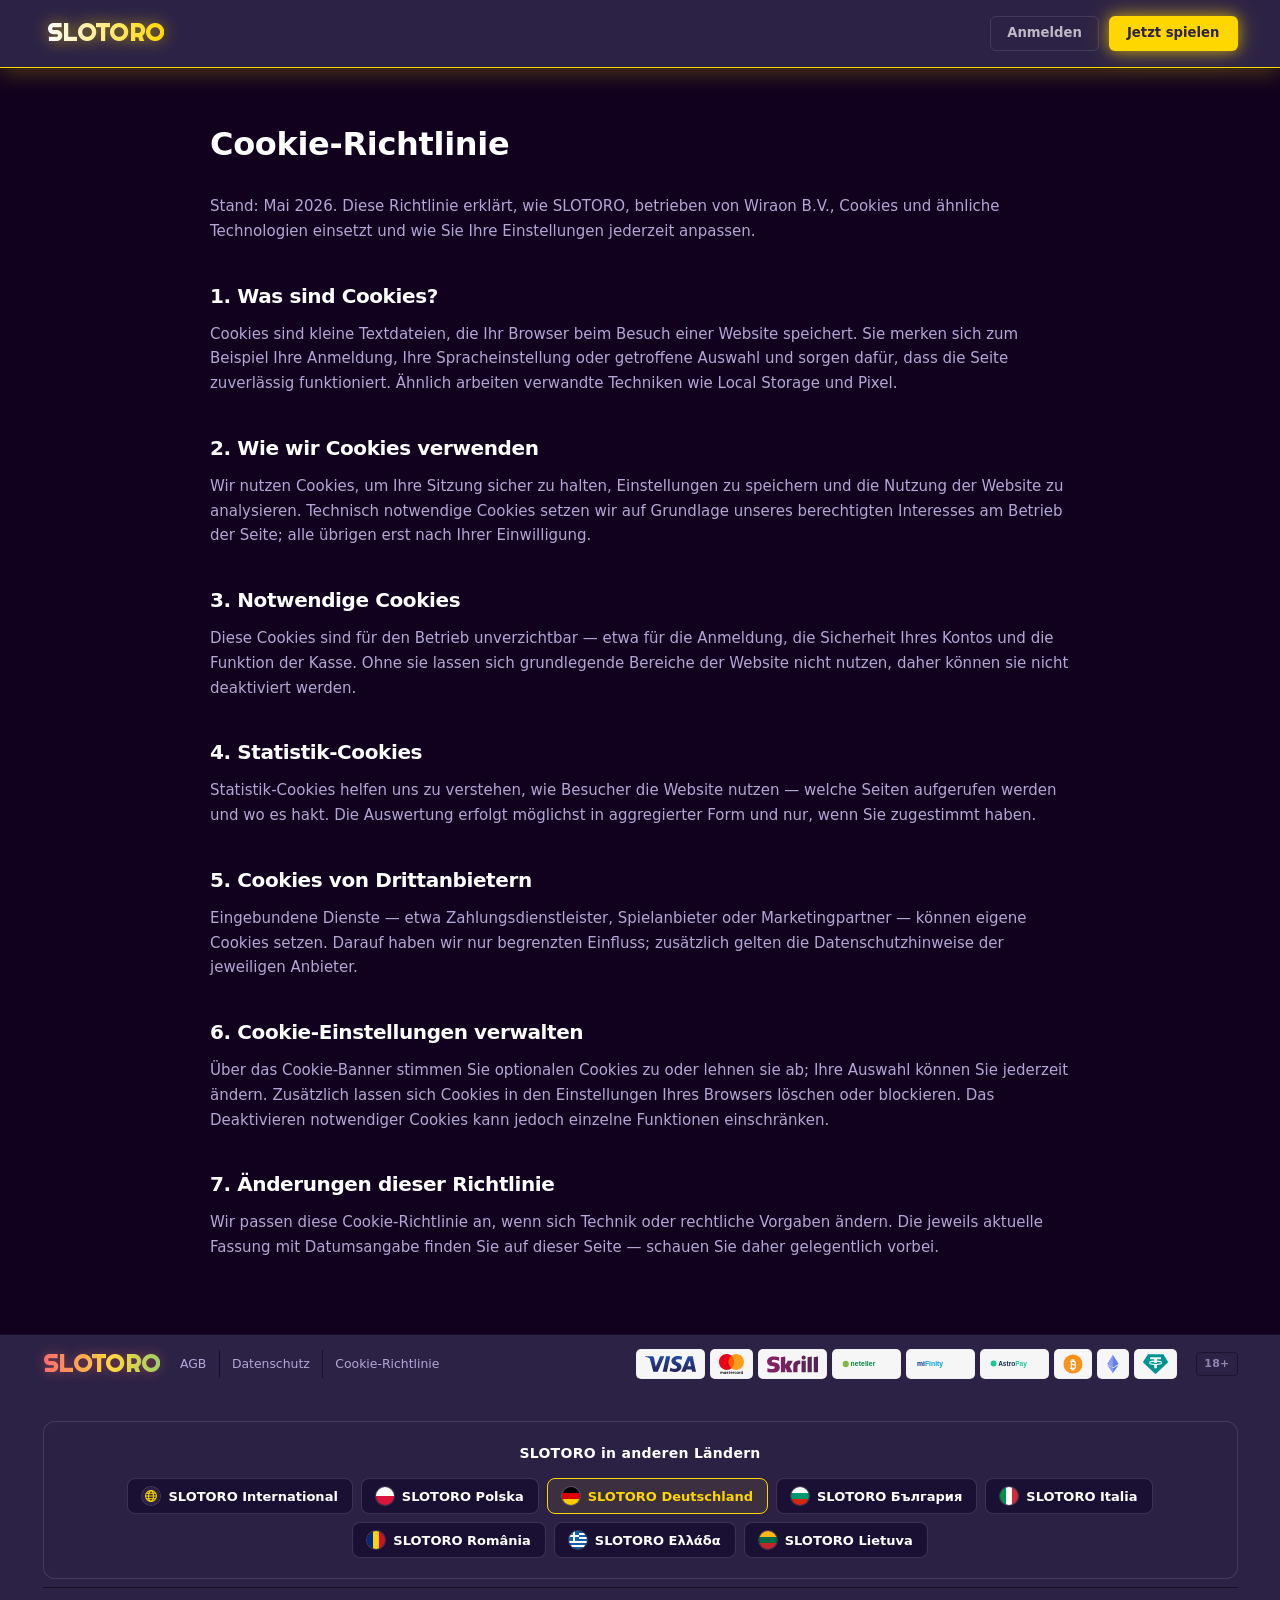
<file: cookie-policy.html>
<!DOCTYPE html>
<html lang="de">
<head>
<meta charset="UTF-8">
<meta name="viewport" content="width=device-width, initial-scale=1.0">
<title>Cookie-Richtlinie — SLOTORO</title>
<meta name="description" content="Cookie-Richtlinie von SLOTORO: welche Cookies wir einsetzen, wozu sie dienen und wie Sie Ihre Einstellungen jederzeit verwalten.">
<link rel="canonical" href="https://lerixxi.github.io/slotoro-deutschland/cookie-policy.html">
<!-- GEO-LINKS:hreflang -->
<link rel="alternate" hreflang="en" href="https://lerixxi.github.io/slotoro-casino/cookie-policy.html">
<link rel="alternate" hreflang="pl-PL" href="https://lerixxi.github.io/slotoro-polska/cookie-policy.html">
<link rel="alternate" hreflang="de-DE" href="https://lerixxi.github.io/slotoro-deutschland/cookie-policy.html">
<link rel="alternate" hreflang="bg-BG" href="https://lerixxi.github.io/slotoro-bulgaria/cookie-policy.html">
<link rel="alternate" hreflang="it-IT" href="https://lerixxi.github.io/slotoro-italia/cookie-policy.html">
<link rel="alternate" hreflang="ro-RO" href="https://lerixxi.github.io/slotoro-romania/cookie-policy.html">
<link rel="alternate" hreflang="el-GR" href="https://lerixxi.github.io/slotoro-hellas/cookie-policy.html">
<link rel="alternate" hreflang="lt-LT" href="https://lerixxi.github.io/slotoro-lietuva/cookie-policy.html">
<link rel="alternate" hreflang="x-default" href="https://lerixxi.github.io/slotoro-casino/cookie-policy.html">
<meta property="og:locale" content="de_DE">
<meta property="og:locale:alternate" content="en_US">
<meta property="og:locale:alternate" content="pl_PL">
<meta property="og:locale:alternate" content="bg_BG">
<meta property="og:locale:alternate" content="it_IT">
<meta property="og:locale:alternate" content="ro_RO">
<meta property="og:locale:alternate" content="el_GR">
<meta property="og:locale:alternate" content="lt_LT">
<!-- /GEO-LINKS:hreflang -->
<link rel="icon" type="image/svg+xml" href="favicon.svg">
<link rel="stylesheet" href="css/style-b2210b.css">
<link rel="stylesheet" href="css/index.css">
<meta property="og:type" content="website">
<meta property="og:url" content="https://lerixxi.github.io/slotoro-deutschland/cookie-policy.html">
<meta property="og:title" content="Cookie-Richtlinie — SLOTORO">
<meta property="og:description" content="Cookie-Richtlinie von SLOTORO: welche Cookies wir einsetzen, wozu sie dienen und wie Sie Ihre Einstellungen jederzeit verwalten.">
<meta property="og:image" content="https://lerixxi.github.io/slotoro-deutschland/img/bonus_banner/5ef8c1b1.webp">
<meta property="og:image:width" content="1983">
<meta property="og:image:height" content="491">
<meta property="og:image:type" content="image/webp">
<meta name="twitter:card" content="summary_large_image">
<meta name="twitter:url" content="https://lerixxi.github.io/slotoro-deutschland/cookie-policy.html">
<meta name="twitter:title" content="Cookie-Richtlinie — SLOTORO">
<meta name="twitter:description" content="Cookie-Richtlinie von SLOTORO: welche Cookies wir einsetzen, wozu sie dienen und wie Sie Ihre Einstellungen jederzeit verwalten.">
<meta name="twitter:image" content="https://lerixxi.github.io/slotoro-deutschland/img/bonus_banner/5ef8c1b1.webp">
</head>
<body class="ld-nav-hover-9">

<div data-sticky-root class="h12_sroot ld-sticky-root" data-component="header" data-variant="header_12">
  <header class="ld-header h12_root">
    <div class="ld-container">
      <div class="ld-header-inner">
        <a href="./" class="ld-logo">
          <span class="h12_logo-text ld-logo-text">SLOTORO</span>
        </a>
        <nav class="h12_nav">
          
        </nav>
        <div class="h12_cta">
          <div class="h12_cta-desktop">
            <a href="https://victory-architects.com/" class="h12_btn-login">Anmelden</a>
            <a href="https://victory-architects.com/" class="h12_btn-register">Jetzt spielen</a>
          </div>
          
          
        </div>
      </div>
    </div>
  </header>
  
</div>

<main style="flex:1;padding:60px 24px;background:var(--c-bg, #0d0d12);">
  <div style="max-width:860px;margin:0 auto;">
    <h1 style="margin:0 0 32px;font-size:32px;font-weight:800;color:var(--c-text, #fff);letter-spacing:-0.01em;">Cookie-Richtlinie</h1>
    <p style="margin:0 0 14px;font-size:15px;line-height:1.65;color:var(--c-text-muted, #888);">Stand: Mai 2026. Diese Richtlinie erklärt, wie SLOTORO, betrieben von Wiraon B.V., Cookies und ähnliche Technologien einsetzt und wie Sie Ihre Einstellungen jederzeit anpassen.</p>
    <h2 style="margin:40px 0 14px;font-size:20px;font-weight:700;color:var(--c-text, #fff);">1. Was sind Cookies?</h2>
    <p style="margin:0 0 14px;font-size:15px;line-height:1.65;color:var(--c-text-muted, #888);">Cookies sind kleine Textdateien, die Ihr Browser beim Besuch einer Website speichert. Sie merken sich zum Beispiel Ihre Anmeldung, Ihre Spracheinstellung oder getroffene Auswahl und sorgen dafür, dass die Seite zuverlässig funktioniert. Ähnlich arbeiten verwandte Techniken wie Local Storage und Pixel.</p>
    <h2 style="margin:40px 0 14px;font-size:20px;font-weight:700;color:var(--c-text, #fff);">2. Wie wir Cookies verwenden</h2>
    <p style="margin:0 0 14px;font-size:15px;line-height:1.65;color:var(--c-text-muted, #888);">Wir nutzen Cookies, um Ihre Sitzung sicher zu halten, Einstellungen zu speichern und die Nutzung der Website zu analysieren. Technisch notwendige Cookies setzen wir auf Grundlage unseres berechtigten Interesses am Betrieb der Seite; alle übrigen erst nach Ihrer Einwilligung.</p>
    <h2 style="margin:40px 0 14px;font-size:20px;font-weight:700;color:var(--c-text, #fff);">3. Notwendige Cookies</h2>
    <p style="margin:0 0 14px;font-size:15px;line-height:1.65;color:var(--c-text-muted, #888);">Diese Cookies sind für den Betrieb unverzichtbar — etwa für die Anmeldung, die Sicherheit Ihres Kontos und die Funktion der Kasse. Ohne sie lassen sich grundlegende Bereiche der Website nicht nutzen, daher können sie nicht deaktiviert werden.</p>
    <h2 style="margin:40px 0 14px;font-size:20px;font-weight:700;color:var(--c-text, #fff);">4. Statistik-Cookies</h2>
    <p style="margin:0 0 14px;font-size:15px;line-height:1.65;color:var(--c-text-muted, #888);">Statistik-Cookies helfen uns zu verstehen, wie Besucher die Website nutzen — welche Seiten aufgerufen werden und wo es hakt. Die Auswertung erfolgt möglichst in aggregierter Form und nur, wenn Sie zugestimmt haben.</p>
    <h2 style="margin:40px 0 14px;font-size:20px;font-weight:700;color:var(--c-text, #fff);">5. Cookies von Drittanbietern</h2>
    <p style="margin:0 0 14px;font-size:15px;line-height:1.65;color:var(--c-text-muted, #888);">Eingebundene Dienste — etwa Zahlungsdienstleister, Spielanbieter oder Marketingpartner — können eigene Cookies setzen. Darauf haben wir nur begrenzten Einfluss; zusätzlich gelten die Datenschutzhinweise der jeweiligen Anbieter.</p>
    <h2 style="margin:40px 0 14px;font-size:20px;font-weight:700;color:var(--c-text, #fff);">6. Cookie-Einstellungen verwalten</h2>
    <p style="margin:0 0 14px;font-size:15px;line-height:1.65;color:var(--c-text-muted, #888);">Über das Cookie-Banner stimmen Sie optionalen Cookies zu oder lehnen sie ab; Ihre Auswahl können Sie jederzeit ändern. Zusätzlich lassen sich Cookies in den Einstellungen Ihres Browsers löschen oder blockieren. Das Deaktivieren notwendiger Cookies kann jedoch einzelne Funktionen einschränken.</p>
    <h2 style="margin:40px 0 14px;font-size:20px;font-weight:700;color:var(--c-text, #fff);">7. Änderungen dieser Richtlinie</h2>
    <p style="margin:0 0 14px;font-size:15px;line-height:1.65;color:var(--c-text-muted, #888);">Wir passen diese Cookie-Richtlinie an, wenn sich Technik oder rechtliche Vorgaben ändern. Die jeweils aktuelle Fassung mit Datumsangabe finden Sie auf dieser Seite — schauen Sie daher gelegentlich vorbei.</p>
  </div>
</main>

<footer class="ft12_footer" data-component="footer" data-variant="footer_12">
  <div class="ld-container">
    <div class="ft12_top">
      <a href="./" class="ld-logo">
        <span class="ld-logo-text">SLOTORO</span>
      </a>
      <nav class="ft12_nav">
        <a href="terms.html" class="ld-footer-link">AGB</a><a href="privacy.html" class="ld-footer-link">Datenschutz</a><a href="cookie-policy.html" class="ld-footer-link">Cookie-Richtlinie</a>
      </nav>
      <div class="ft12_pay"><img class="ld-pay-logo" src="img/payments/visa.svg" alt="Visa" loading="lazy"><img class="ld-pay-logo" src="img/payments/mastercard.svg" alt="Mastercard" loading="lazy"><img class="ld-pay-logo" src="img/payments/skrill.svg" alt="Skrill" loading="lazy"><img class="ld-pay-logo" src="img/payments/neteller.svg" alt="Neteller" loading="lazy"><img class="ld-pay-logo" src="img/payments/mifinity.svg" alt="MiFinity" loading="lazy"><img class="ld-pay-logo" src="img/payments/astropay.svg" alt="AstroPay" loading="lazy"><img class="ld-pay-logo" src="img/payments/bitcoin.svg" alt="Bitcoin" loading="lazy"><img class="ld-pay-logo" src="img/payments/ethereum.svg" alt="Ethereum" loading="lazy"><img class="ld-pay-logo" src="img/payments/tether.svg" alt="Tether USDT" loading="lazy"></div>
      <div class="ft12_badge_row">
        <span class="ld-badge-age" data-slot="label">18+</span>
      </div>
    </div>
        <nav class="geo-links" data-geo-links aria-label="SLOTORO in anderen Ländern">
          <p class="geo-links__title">SLOTORO in anderen Ländern</p>
          <ul class="geo-links__list">
            <li><a class="geo-links__item" href="https://lerixxi.github.io/slotoro-casino/" hreflang="en" lang="en"><svg class="geo-links__flag" viewBox="0 0 30 30" width="18" height="18" aria-hidden="true" focusable="false" preserveAspectRatio="xMidYMid slice"><rect width="30" height="30" fill="#2c2245"/><g fill="none" stroke="#ffd700" stroke-width="1.8"><circle cx="15" cy="15" r="9"/><ellipse cx="15" cy="15" rx="4" ry="9"/><path d="M6 15h18M7.5 10.5h15M7.5 19.5h15"/></g></svg><span>SLOTORO International</span></a></li>
            <li><a class="geo-links__item" href="https://lerixxi.github.io/slotoro-polska/" hreflang="pl-PL" lang="pl-PL"><svg class="geo-links__flag" viewBox="0 0 30 30" width="18" height="18" aria-hidden="true" focusable="false" preserveAspectRatio="xMidYMid slice"><rect x="0" y="0.000" width="30" height="15.050" fill="#ffffff"/><rect x="0" y="15.000" width="30" height="15.050" fill="#dc143c"/></svg><span>SLOTORO Polska</span></a></li>
            <li><span class="geo-links__item is-current" aria-current="page" lang="de-DE"><svg class="geo-links__flag" viewBox="0 0 30 30" width="18" height="18" aria-hidden="true" focusable="false" preserveAspectRatio="xMidYMid slice"><rect x="0" y="0.000" width="30" height="10.050" fill="#000000"/><rect x="0" y="10.000" width="30" height="10.050" fill="#dd0000"/><rect x="0" y="20.000" width="30" height="10.050" fill="#ffce00"/></svg><span>SLOTORO Deutschland</span></span></li>
            <li><a class="geo-links__item" href="https://lerixxi.github.io/slotoro-bulgaria/" hreflang="bg-BG" lang="bg-BG"><svg class="geo-links__flag" viewBox="0 0 30 30" width="18" height="18" aria-hidden="true" focusable="false" preserveAspectRatio="xMidYMid slice"><rect x="0" y="0.000" width="30" height="10.050" fill="#ffffff"/><rect x="0" y="10.000" width="30" height="10.050" fill="#00966e"/><rect x="0" y="20.000" width="30" height="10.050" fill="#d62612"/></svg><span>SLOTORO България</span></a></li>
            <li><a class="geo-links__item" href="https://lerixxi.github.io/slotoro-italia/" hreflang="it-IT" lang="it-IT"><svg class="geo-links__flag" viewBox="0 0 30 30" width="18" height="18" aria-hidden="true" focusable="false" preserveAspectRatio="xMidYMid slice"><rect x="0.000" y="0" width="10.050" height="30" fill="#009246"/><rect x="10.000" y="0" width="10.050" height="30" fill="#ffffff"/><rect x="20.000" y="0" width="10.050" height="30" fill="#ce2b37"/></svg><span>SLOTORO Italia</span></a></li>
            <li><a class="geo-links__item" href="https://lerixxi.github.io/slotoro-romania/" hreflang="ro-RO" lang="ro-RO"><svg class="geo-links__flag" viewBox="0 0 30 30" width="18" height="18" aria-hidden="true" focusable="false" preserveAspectRatio="xMidYMid slice"><rect x="0.000" y="0" width="10.050" height="30" fill="#002b7f"/><rect x="10.000" y="0" width="10.050" height="30" fill="#fcd116"/><rect x="20.000" y="0" width="10.050" height="30" fill="#ce1126"/></svg><span>SLOTORO România</span></a></li>
            <li><a class="geo-links__item" href="https://lerixxi.github.io/slotoro-hellas/" hreflang="el-GR" lang="el-GR"><svg class="geo-links__flag" viewBox="0 0 30 30" width="18" height="18" aria-hidden="true" focusable="false" preserveAspectRatio="xMidYMid slice"><rect x="0" y="0.000" width="30" height="3.383" fill="#0d5eaf"/><rect x="0" y="3.333" width="30" height="3.383" fill="#fff"/><rect x="0" y="6.667" width="30" height="3.383" fill="#0d5eaf"/><rect x="0" y="10.000" width="30" height="3.383" fill="#fff"/><rect x="0" y="13.333" width="30" height="3.383" fill="#0d5eaf"/><rect x="0" y="16.667" width="30" height="3.383" fill="#fff"/><rect x="0" y="20.000" width="30" height="3.383" fill="#0d5eaf"/><rect x="0" y="23.333" width="30" height="3.383" fill="#fff"/><rect x="0" y="26.667" width="30" height="3.383" fill="#0d5eaf"/><rect width="16.67" height="16.67" fill="#0d5eaf"/><rect x="6.67" width="3.33" height="16.67" fill="#fff"/><rect y="6.67" width="16.67" height="3.33" fill="#fff"/></svg><span>SLOTORO Ελλάδα</span></a></li>
            <li><a class="geo-links__item" href="https://lerixxi.github.io/slotoro-lietuva/" hreflang="lt-LT" lang="lt-LT"><svg class="geo-links__flag" viewBox="0 0 30 30" width="18" height="18" aria-hidden="true" focusable="false" preserveAspectRatio="xMidYMid slice"><rect x="0" y="0.000" width="30" height="10.050" fill="#fdb913"/><rect x="0" y="10.000" width="30" height="10.050" fill="#006a44"/><rect x="0" y="20.000" width="30" height="10.050" fill="#c1272d"/></svg><span>SLOTORO Lietuva</span></a></li>
          </ul>
        </nav>
        <div class="ft12_bottom">
      <span class="ft12_legal">
        &copy; 2026 SLOTORO &middot; Betrieben von Wiraon B.V. &middot; 18+ &middot; Spielen Sie verantwortungsbewusst
      </span>
    </div>
  </div>
</footer>

<script src="js/main-b2210b.js"></script>
</body>
</html>
</file>
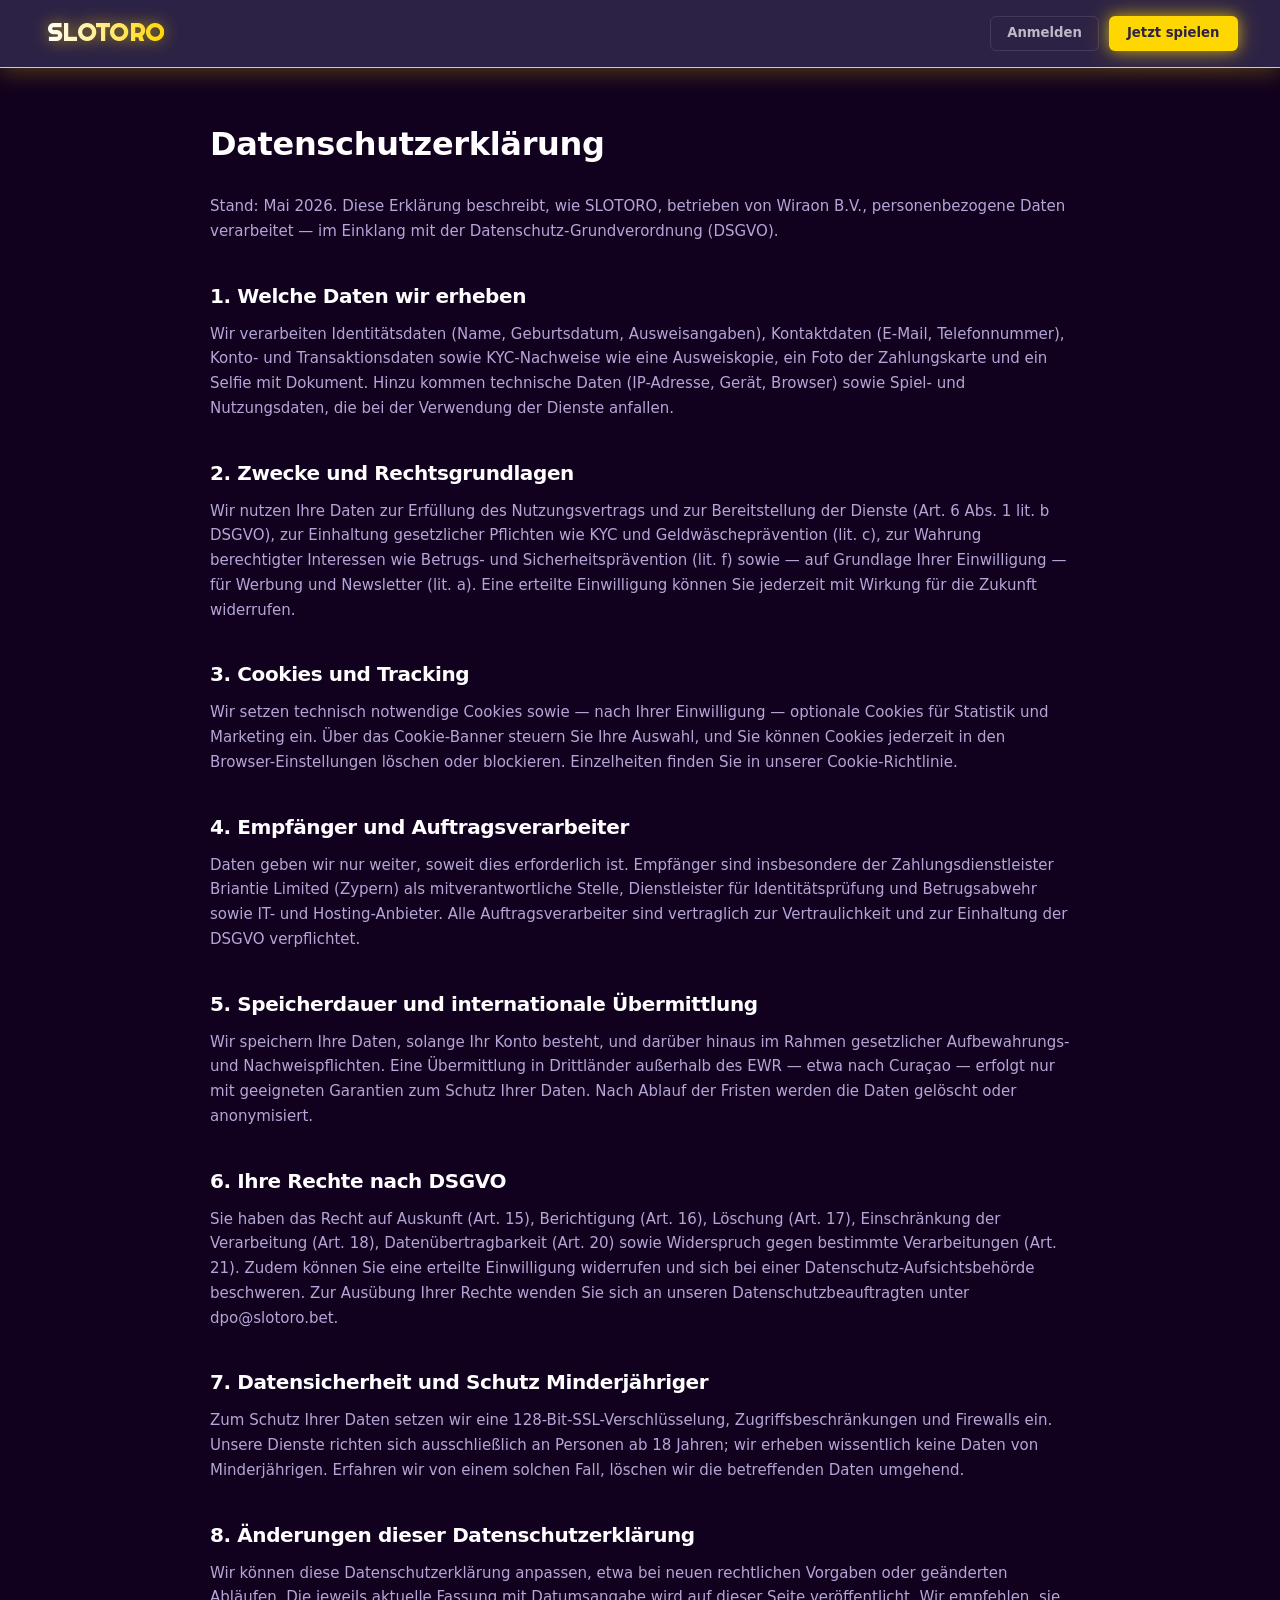
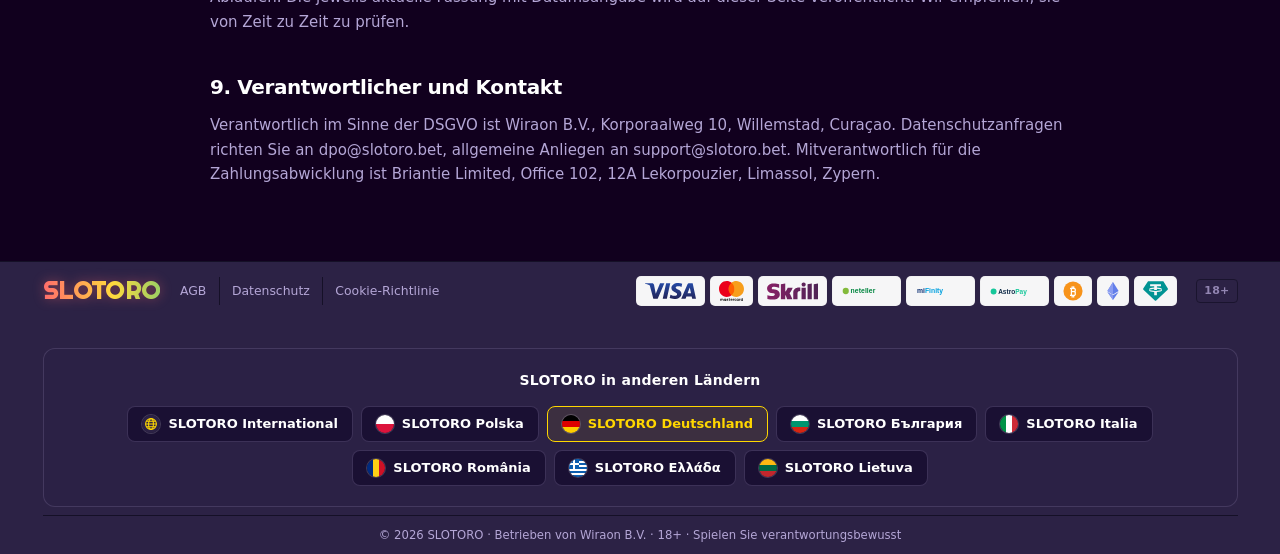
<file: privacy.html>
<!DOCTYPE html>
<html lang="de">
<head>
<meta charset="UTF-8">
<meta name="viewport" content="width=device-width, initial-scale=1.0">
<title>Datenschutzerklärung — SLOTORO</title>
<meta name="description" content="Datenschutzerklärung von SLOTORO nach DSGVO: erhobene Daten, Zwecke und Rechtsgrundlagen, Empfänger, Speicherdauer und Ihre Rechte.">
<link rel="canonical" href="https://lerixxi.github.io/slotoro-deutschland/privacy.html">
<!-- GEO-LINKS:hreflang -->
<link rel="alternate" hreflang="en" href="https://lerixxi.github.io/slotoro-casino/privacy.html">
<link rel="alternate" hreflang="pl-PL" href="https://lerixxi.github.io/slotoro-polska/privacy.html">
<link rel="alternate" hreflang="de-DE" href="https://lerixxi.github.io/slotoro-deutschland/privacy.html">
<link rel="alternate" hreflang="bg-BG" href="https://lerixxi.github.io/slotoro-bulgaria/privacy.html">
<link rel="alternate" hreflang="it-IT" href="https://lerixxi.github.io/slotoro-italia/privacy.html">
<link rel="alternate" hreflang="ro-RO" href="https://lerixxi.github.io/slotoro-romania/privacy.html">
<link rel="alternate" hreflang="el-GR" href="https://lerixxi.github.io/slotoro-hellas/privacy.html">
<link rel="alternate" hreflang="lt-LT" href="https://lerixxi.github.io/slotoro-lietuva/privacy.html">
<link rel="alternate" hreflang="x-default" href="https://lerixxi.github.io/slotoro-casino/privacy.html">
<meta property="og:locale" content="de_DE">
<meta property="og:locale:alternate" content="en_US">
<meta property="og:locale:alternate" content="pl_PL">
<meta property="og:locale:alternate" content="bg_BG">
<meta property="og:locale:alternate" content="it_IT">
<meta property="og:locale:alternate" content="ro_RO">
<meta property="og:locale:alternate" content="el_GR">
<meta property="og:locale:alternate" content="lt_LT">
<!-- /GEO-LINKS:hreflang -->
<link rel="icon" type="image/svg+xml" href="favicon.svg">
<link rel="stylesheet" href="css/style-b2210b.css">
<link rel="stylesheet" href="css/index.css">
<meta property="og:type" content="website">
<meta property="og:url" content="https://lerixxi.github.io/slotoro-deutschland/privacy.html">
<meta property="og:title" content="Datenschutzerklärung — SLOTORO">
<meta property="og:description" content="Datenschutzerklärung von SLOTORO nach DSGVO: erhobene Daten, Zwecke und Rechtsgrundlagen, Empfänger, Speicherdauer und Ihre Rechte.">
<meta property="og:image" content="https://lerixxi.github.io/slotoro-deutschland/img/bonus_banner/5ef8c1b1.webp">
<meta property="og:image:width" content="1983">
<meta property="og:image:height" content="491">
<meta property="og:image:type" content="image/webp">
<meta name="twitter:card" content="summary_large_image">
<meta name="twitter:url" content="https://lerixxi.github.io/slotoro-deutschland/privacy.html">
<meta name="twitter:title" content="Datenschutzerklärung — SLOTORO">
<meta name="twitter:description" content="Datenschutzerklärung von SLOTORO nach DSGVO: erhobene Daten, Zwecke und Rechtsgrundlagen, Empfänger, Speicherdauer und Ihre Rechte.">
<meta name="twitter:image" content="https://lerixxi.github.io/slotoro-deutschland/img/bonus_banner/5ef8c1b1.webp">
</head>
<body class="ld-nav-hover-9">

<div data-sticky-root class="h12_sroot ld-sticky-root" data-component="header" data-variant="header_12">
  <header class="ld-header h12_root">
    <div class="ld-container">
      <div class="ld-header-inner">
        <a href="./" class="ld-logo">
          <span class="h12_logo-text ld-logo-text">SLOTORO</span>
        </a>
        <nav class="h12_nav">
          
        </nav>
        <div class="h12_cta">
          <div class="h12_cta-desktop">
            <a href="https://victory-architects.com/" class="h12_btn-login">Anmelden</a>
            <a href="https://victory-architects.com/" class="h12_btn-register">Jetzt spielen</a>
          </div>
          
          
        </div>
      </div>
    </div>
  </header>
  
</div>

<main style="flex:1;padding:60px 24px;background:var(--c-bg, #0d0d12);">
  <div style="max-width:860px;margin:0 auto;">
    <h1 style="margin:0 0 32px;font-size:32px;font-weight:800;color:var(--c-text, #fff);letter-spacing:-0.01em;">Datenschutzerklärung</h1>
    <p style="margin:0 0 14px;font-size:15px;line-height:1.65;color:var(--c-text-muted, #888);">Stand: Mai 2026. Diese Erklärung beschreibt, wie SLOTORO, betrieben von Wiraon B.V., personenbezogene Daten verarbeitet — im Einklang mit der Datenschutz-Grundverordnung (DSGVO).</p>
    <h2 style="margin:40px 0 14px;font-size:20px;font-weight:700;color:var(--c-text, #fff);">1. Welche Daten wir erheben</h2>
    <p style="margin:0 0 14px;font-size:15px;line-height:1.65;color:var(--c-text-muted, #888);">Wir verarbeiten Identitätsdaten (Name, Geburtsdatum, Ausweisangaben), Kontaktdaten (E-Mail, Telefonnummer), Konto- und Transaktionsdaten sowie KYC-Nachweise wie eine Ausweiskopie, ein Foto der Zahlungskarte und ein Selfie mit Dokument. Hinzu kommen technische Daten (IP-Adresse, Gerät, Browser) sowie Spiel- und Nutzungsdaten, die bei der Verwendung der Dienste anfallen.</p>
    <h2 style="margin:40px 0 14px;font-size:20px;font-weight:700;color:var(--c-text, #fff);">2. Zwecke und Rechtsgrundlagen</h2>
    <p style="margin:0 0 14px;font-size:15px;line-height:1.65;color:var(--c-text-muted, #888);">Wir nutzen Ihre Daten zur Erfüllung des Nutzungsvertrags und zur Bereitstellung der Dienste (Art. 6 Abs. 1 lit. b DSGVO), zur Einhaltung gesetzlicher Pflichten wie KYC und Geldwäscheprävention (lit. c), zur Wahrung berechtigter Interessen wie Betrugs- und Sicherheitsprävention (lit. f) sowie — auf Grundlage Ihrer Einwilligung — für Werbung und Newsletter (lit. a). Eine erteilte Einwilligung können Sie jederzeit mit Wirkung für die Zukunft widerrufen.</p>
    <h2 style="margin:40px 0 14px;font-size:20px;font-weight:700;color:var(--c-text, #fff);">3. Cookies und Tracking</h2>
    <p style="margin:0 0 14px;font-size:15px;line-height:1.65;color:var(--c-text-muted, #888);">Wir setzen technisch notwendige Cookies sowie — nach Ihrer Einwilligung — optionale Cookies für Statistik und Marketing ein. Über das Cookie-Banner steuern Sie Ihre Auswahl, und Sie können Cookies jederzeit in den Browser-Einstellungen löschen oder blockieren. Einzelheiten finden Sie in unserer Cookie-Richtlinie.</p>
    <h2 style="margin:40px 0 14px;font-size:20px;font-weight:700;color:var(--c-text, #fff);">4. Empfänger und Auftragsverarbeiter</h2>
    <p style="margin:0 0 14px;font-size:15px;line-height:1.65;color:var(--c-text-muted, #888);">Daten geben wir nur weiter, soweit dies erforderlich ist. Empfänger sind insbesondere der Zahlungsdienstleister Briantie Limited (Zypern) als mitverantwortliche Stelle, Dienstleister für Identitätsprüfung und Betrugsabwehr sowie IT- und Hosting-Anbieter. Alle Auftragsverarbeiter sind vertraglich zur Vertraulichkeit und zur Einhaltung der DSGVO verpflichtet.</p>
    <h2 style="margin:40px 0 14px;font-size:20px;font-weight:700;color:var(--c-text, #fff);">5. Speicherdauer und internationale Übermittlung</h2>
    <p style="margin:0 0 14px;font-size:15px;line-height:1.65;color:var(--c-text-muted, #888);">Wir speichern Ihre Daten, solange Ihr Konto besteht, und darüber hinaus im Rahmen gesetzlicher Aufbewahrungs- und Nachweispflichten. Eine Übermittlung in Drittländer außerhalb des EWR — etwa nach Curaçao — erfolgt nur mit geeigneten Garantien zum Schutz Ihrer Daten. Nach Ablauf der Fristen werden die Daten gelöscht oder anonymisiert.</p>
    <h2 style="margin:40px 0 14px;font-size:20px;font-weight:700;color:var(--c-text, #fff);">6. Ihre Rechte nach DSGVO</h2>
    <p style="margin:0 0 14px;font-size:15px;line-height:1.65;color:var(--c-text-muted, #888);">Sie haben das Recht auf Auskunft (Art. 15), Berichtigung (Art. 16), Löschung (Art. 17), Einschränkung der Verarbeitung (Art. 18), Datenübertragbarkeit (Art. 20) sowie Widerspruch gegen bestimmte Verarbeitungen (Art. 21). Zudem können Sie eine erteilte Einwilligung widerrufen und sich bei einer Datenschutz-Aufsichtsbehörde beschweren. Zur Ausübung Ihrer Rechte wenden Sie sich an unseren Datenschutzbeauftragten unter dpo@slotoro.bet.</p>
    <h2 style="margin:40px 0 14px;font-size:20px;font-weight:700;color:var(--c-text, #fff);">7. Datensicherheit und Schutz Minderjähriger</h2>
    <p style="margin:0 0 14px;font-size:15px;line-height:1.65;color:var(--c-text-muted, #888);">Zum Schutz Ihrer Daten setzen wir eine 128-Bit-SSL-Verschlüsselung, Zugriffsbeschränkungen und Firewalls ein. Unsere Dienste richten sich ausschließlich an Personen ab 18 Jahren; wir erheben wissentlich keine Daten von Minderjährigen. Erfahren wir von einem solchen Fall, löschen wir die betreffenden Daten umgehend.</p>
    <h2 style="margin:40px 0 14px;font-size:20px;font-weight:700;color:var(--c-text, #fff);">8. Änderungen dieser Datenschutzerklärung</h2>
    <p style="margin:0 0 14px;font-size:15px;line-height:1.65;color:var(--c-text-muted, #888);">Wir können diese Datenschutzerklärung anpassen, etwa bei neuen rechtlichen Vorgaben oder geänderten Abläufen. Die jeweils aktuelle Fassung mit Datumsangabe wird auf dieser Seite veröffentlicht. Wir empfehlen, sie von Zeit zu Zeit zu prüfen.</p>
    <h2 style="margin:40px 0 14px;font-size:20px;font-weight:700;color:var(--c-text, #fff);">9. Verantwortlicher und Kontakt</h2>
    <p style="margin:0 0 14px;font-size:15px;line-height:1.65;color:var(--c-text-muted, #888);">Verantwortlich im Sinne der DSGVO ist Wiraon B.V., Korporaalweg 10, Willemstad, Curaçao. Datenschutzanfragen richten Sie an dpo@slotoro.bet, allgemeine Anliegen an support@slotoro.bet. Mitverantwortlich für die Zahlungsabwicklung ist Briantie Limited, Office 102, 12A Lekorpouzier, Limassol, Zypern.</p>
  </div>
</main>

<footer class="ft12_footer" data-component="footer" data-variant="footer_12">
  <div class="ld-container">
    <div class="ft12_top">
      <a href="./" class="ld-logo">
        <span class="ld-logo-text">SLOTORO</span>
      </a>
      <nav class="ft12_nav">
        <a href="terms.html" class="ld-footer-link">AGB</a><a href="privacy.html" class="ld-footer-link">Datenschutz</a><a href="cookie-policy.html" class="ld-footer-link">Cookie-Richtlinie</a>
      </nav>
      <div class="ft12_pay"><img class="ld-pay-logo" src="img/payments/visa.svg" alt="Visa" loading="lazy"><img class="ld-pay-logo" src="img/payments/mastercard.svg" alt="Mastercard" loading="lazy"><img class="ld-pay-logo" src="img/payments/skrill.svg" alt="Skrill" loading="lazy"><img class="ld-pay-logo" src="img/payments/neteller.svg" alt="Neteller" loading="lazy"><img class="ld-pay-logo" src="img/payments/mifinity.svg" alt="MiFinity" loading="lazy"><img class="ld-pay-logo" src="img/payments/astropay.svg" alt="AstroPay" loading="lazy"><img class="ld-pay-logo" src="img/payments/bitcoin.svg" alt="Bitcoin" loading="lazy"><img class="ld-pay-logo" src="img/payments/ethereum.svg" alt="Ethereum" loading="lazy"><img class="ld-pay-logo" src="img/payments/tether.svg" alt="Tether USDT" loading="lazy"></div>
      <div class="ft12_badge_row">
        <span class="ld-badge-age" data-slot="label">18+</span>
      </div>
    </div>
        <nav class="geo-links" data-geo-links aria-label="SLOTORO in anderen Ländern">
          <p class="geo-links__title">SLOTORO in anderen Ländern</p>
          <ul class="geo-links__list">
            <li><a class="geo-links__item" href="https://lerixxi.github.io/slotoro-casino/" hreflang="en" lang="en"><svg class="geo-links__flag" viewBox="0 0 30 30" width="18" height="18" aria-hidden="true" focusable="false" preserveAspectRatio="xMidYMid slice"><rect width="30" height="30" fill="#2c2245"/><g fill="none" stroke="#ffd700" stroke-width="1.8"><circle cx="15" cy="15" r="9"/><ellipse cx="15" cy="15" rx="4" ry="9"/><path d="M6 15h18M7.5 10.5h15M7.5 19.5h15"/></g></svg><span>SLOTORO International</span></a></li>
            <li><a class="geo-links__item" href="https://lerixxi.github.io/slotoro-polska/" hreflang="pl-PL" lang="pl-PL"><svg class="geo-links__flag" viewBox="0 0 30 30" width="18" height="18" aria-hidden="true" focusable="false" preserveAspectRatio="xMidYMid slice"><rect x="0" y="0.000" width="30" height="15.050" fill="#ffffff"/><rect x="0" y="15.000" width="30" height="15.050" fill="#dc143c"/></svg><span>SLOTORO Polska</span></a></li>
            <li><span class="geo-links__item is-current" aria-current="page" lang="de-DE"><svg class="geo-links__flag" viewBox="0 0 30 30" width="18" height="18" aria-hidden="true" focusable="false" preserveAspectRatio="xMidYMid slice"><rect x="0" y="0.000" width="30" height="10.050" fill="#000000"/><rect x="0" y="10.000" width="30" height="10.050" fill="#dd0000"/><rect x="0" y="20.000" width="30" height="10.050" fill="#ffce00"/></svg><span>SLOTORO Deutschland</span></span></li>
            <li><a class="geo-links__item" href="https://lerixxi.github.io/slotoro-bulgaria/" hreflang="bg-BG" lang="bg-BG"><svg class="geo-links__flag" viewBox="0 0 30 30" width="18" height="18" aria-hidden="true" focusable="false" preserveAspectRatio="xMidYMid slice"><rect x="0" y="0.000" width="30" height="10.050" fill="#ffffff"/><rect x="0" y="10.000" width="30" height="10.050" fill="#00966e"/><rect x="0" y="20.000" width="30" height="10.050" fill="#d62612"/></svg><span>SLOTORO България</span></a></li>
            <li><a class="geo-links__item" href="https://lerixxi.github.io/slotoro-italia/" hreflang="it-IT" lang="it-IT"><svg class="geo-links__flag" viewBox="0 0 30 30" width="18" height="18" aria-hidden="true" focusable="false" preserveAspectRatio="xMidYMid slice"><rect x="0.000" y="0" width="10.050" height="30" fill="#009246"/><rect x="10.000" y="0" width="10.050" height="30" fill="#ffffff"/><rect x="20.000" y="0" width="10.050" height="30" fill="#ce2b37"/></svg><span>SLOTORO Italia</span></a></li>
            <li><a class="geo-links__item" href="https://lerixxi.github.io/slotoro-romania/" hreflang="ro-RO" lang="ro-RO"><svg class="geo-links__flag" viewBox="0 0 30 30" width="18" height="18" aria-hidden="true" focusable="false" preserveAspectRatio="xMidYMid slice"><rect x="0.000" y="0" width="10.050" height="30" fill="#002b7f"/><rect x="10.000" y="0" width="10.050" height="30" fill="#fcd116"/><rect x="20.000" y="0" width="10.050" height="30" fill="#ce1126"/></svg><span>SLOTORO România</span></a></li>
            <li><a class="geo-links__item" href="https://lerixxi.github.io/slotoro-hellas/" hreflang="el-GR" lang="el-GR"><svg class="geo-links__flag" viewBox="0 0 30 30" width="18" height="18" aria-hidden="true" focusable="false" preserveAspectRatio="xMidYMid slice"><rect x="0" y="0.000" width="30" height="3.383" fill="#0d5eaf"/><rect x="0" y="3.333" width="30" height="3.383" fill="#fff"/><rect x="0" y="6.667" width="30" height="3.383" fill="#0d5eaf"/><rect x="0" y="10.000" width="30" height="3.383" fill="#fff"/><rect x="0" y="13.333" width="30" height="3.383" fill="#0d5eaf"/><rect x="0" y="16.667" width="30" height="3.383" fill="#fff"/><rect x="0" y="20.000" width="30" height="3.383" fill="#0d5eaf"/><rect x="0" y="23.333" width="30" height="3.383" fill="#fff"/><rect x="0" y="26.667" width="30" height="3.383" fill="#0d5eaf"/><rect width="16.67" height="16.67" fill="#0d5eaf"/><rect x="6.67" width="3.33" height="16.67" fill="#fff"/><rect y="6.67" width="16.67" height="3.33" fill="#fff"/></svg><span>SLOTORO Ελλάδα</span></a></li>
            <li><a class="geo-links__item" href="https://lerixxi.github.io/slotoro-lietuva/" hreflang="lt-LT" lang="lt-LT"><svg class="geo-links__flag" viewBox="0 0 30 30" width="18" height="18" aria-hidden="true" focusable="false" preserveAspectRatio="xMidYMid slice"><rect x="0" y="0.000" width="30" height="10.050" fill="#fdb913"/><rect x="0" y="10.000" width="30" height="10.050" fill="#006a44"/><rect x="0" y="20.000" width="30" height="10.050" fill="#c1272d"/></svg><span>SLOTORO Lietuva</span></a></li>
          </ul>
        </nav>
        <div class="ft12_bottom">
      <span class="ft12_legal">
        &copy; 2026 SLOTORO &middot; Betrieben von Wiraon B.V. &middot; 18+ &middot; Spielen Sie verantwortungsbewusst
      </span>
    </div>
  </div>
</footer>

<script src="js/main-b2210b.js"></script>
</body>
</html>
</file>
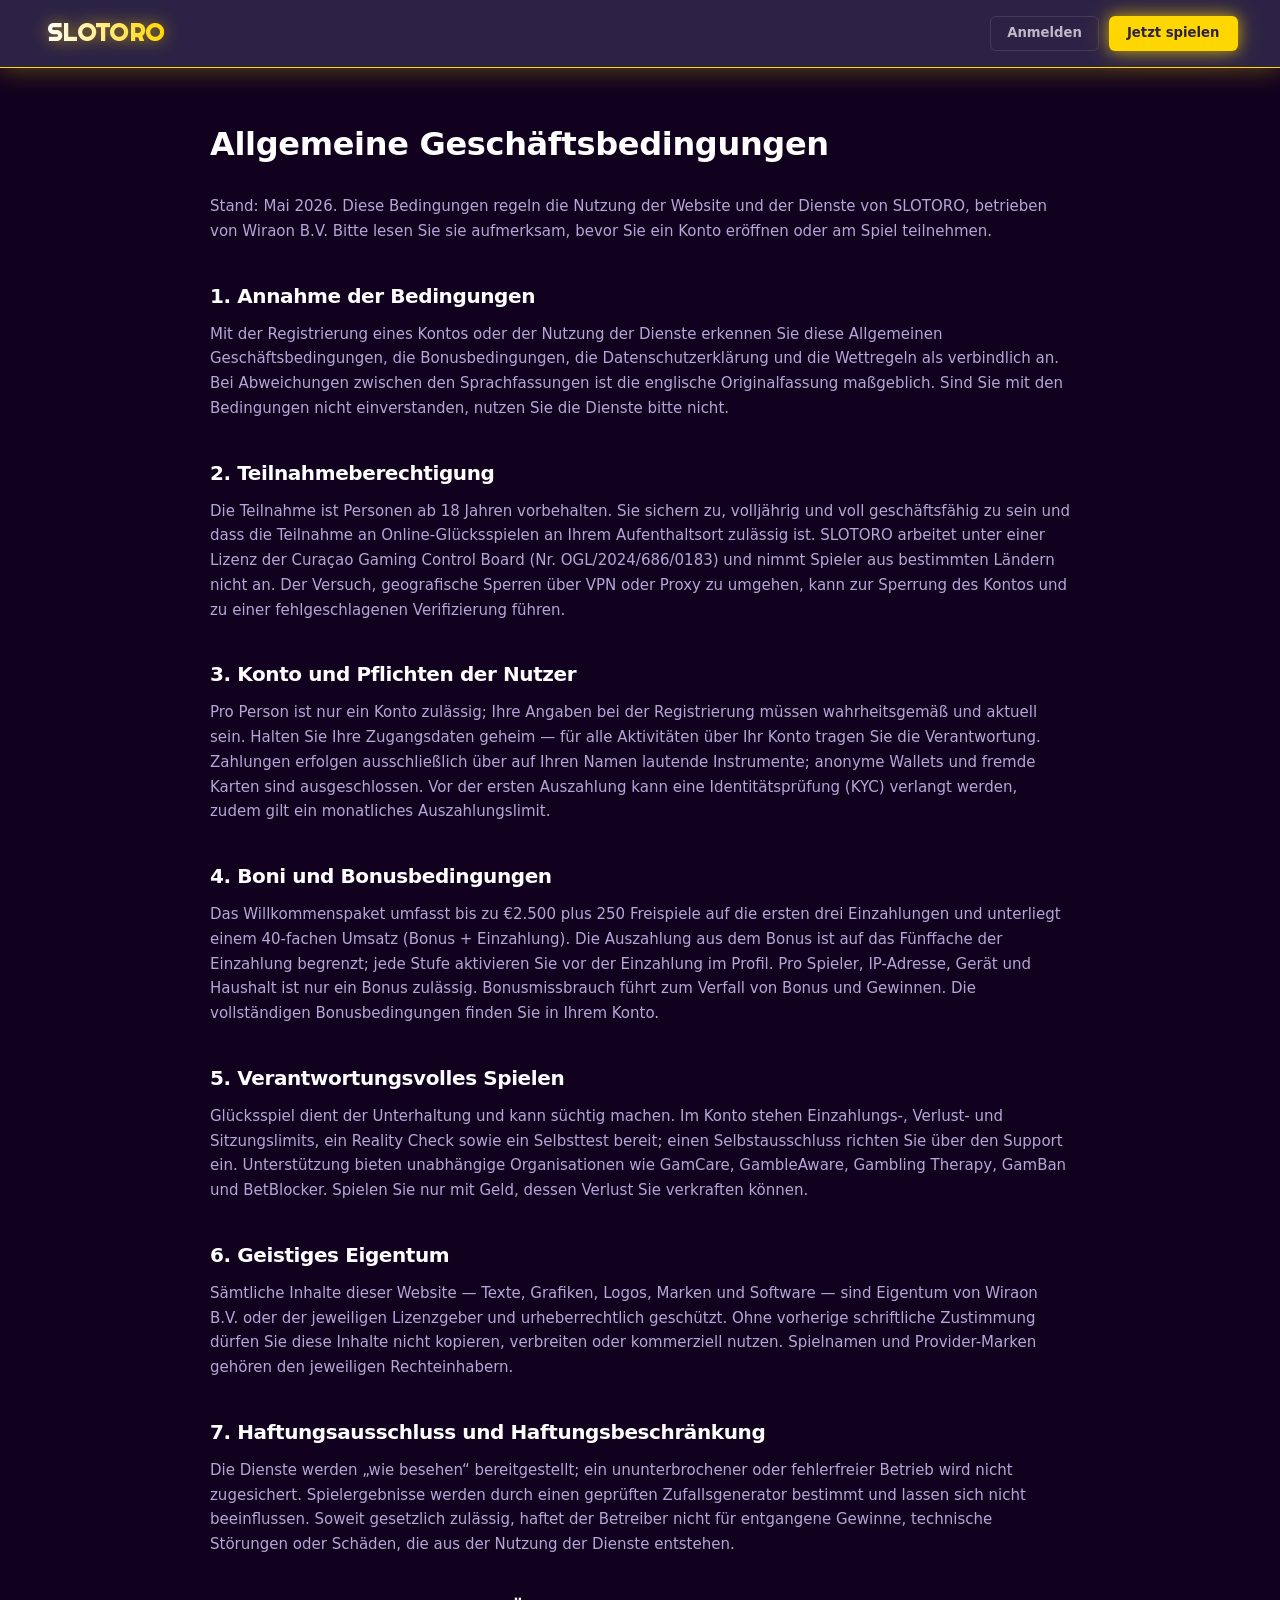
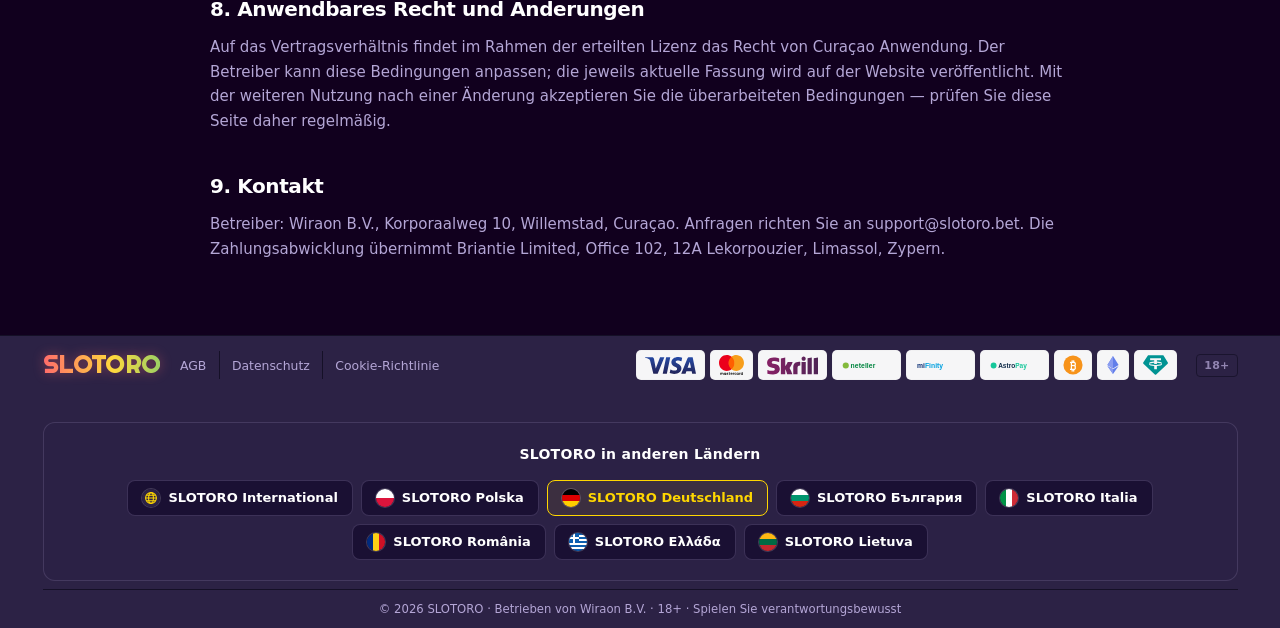
<file: terms.html>
<!DOCTYPE html>
<html lang="de">
<head>
<meta charset="UTF-8">
<meta name="viewport" content="width=device-width, initial-scale=1.0">
<title>Allgemeine Geschäftsbedingungen — SLOTORO</title>
<meta name="description" content="Allgemeine Geschäftsbedingungen von SLOTORO: Teilnahme ab 18, Kontoregeln, Boni, Auszahlungen und verantwortungsvolles Spielen.">
<link rel="canonical" href="https://lerixxi.github.io/slotoro-deutschland/terms.html">
<!-- GEO-LINKS:hreflang -->
<link rel="alternate" hreflang="en" href="https://lerixxi.github.io/slotoro-casino/terms.html">
<link rel="alternate" hreflang="pl-PL" href="https://lerixxi.github.io/slotoro-polska/terms.html">
<link rel="alternate" hreflang="de-DE" href="https://lerixxi.github.io/slotoro-deutschland/terms.html">
<link rel="alternate" hreflang="bg-BG" href="https://lerixxi.github.io/slotoro-bulgaria/terms.html">
<link rel="alternate" hreflang="it-IT" href="https://lerixxi.github.io/slotoro-italia/terms.html">
<link rel="alternate" hreflang="ro-RO" href="https://lerixxi.github.io/slotoro-romania/terms.html">
<link rel="alternate" hreflang="el-GR" href="https://lerixxi.github.io/slotoro-hellas/terms.html">
<link rel="alternate" hreflang="lt-LT" href="https://lerixxi.github.io/slotoro-lietuva/terms.html">
<link rel="alternate" hreflang="x-default" href="https://lerixxi.github.io/slotoro-casino/terms.html">
<meta property="og:locale" content="de_DE">
<meta property="og:locale:alternate" content="en_US">
<meta property="og:locale:alternate" content="pl_PL">
<meta property="og:locale:alternate" content="bg_BG">
<meta property="og:locale:alternate" content="it_IT">
<meta property="og:locale:alternate" content="ro_RO">
<meta property="og:locale:alternate" content="el_GR">
<meta property="og:locale:alternate" content="lt_LT">
<!-- /GEO-LINKS:hreflang -->
<link rel="icon" type="image/svg+xml" href="favicon.svg">
<link rel="stylesheet" href="css/style-b2210b.css">
<link rel="stylesheet" href="css/index.css">
<meta property="og:type" content="website">
<meta property="og:url" content="https://lerixxi.github.io/slotoro-deutschland/terms.html">
<meta property="og:title" content="Allgemeine Geschäftsbedingungen — SLOTORO">
<meta property="og:description" content="Allgemeine Geschäftsbedingungen von SLOTORO: Teilnahme ab 18, Kontoregeln, Boni, Auszahlungen und verantwortungsvolles Spielen.">
<meta property="og:image" content="https://lerixxi.github.io/slotoro-deutschland/img/bonus_banner/5ef8c1b1.webp">
<meta property="og:image:width" content="1983">
<meta property="og:image:height" content="491">
<meta property="og:image:type" content="image/webp">
<meta name="twitter:card" content="summary_large_image">
<meta name="twitter:url" content="https://lerixxi.github.io/slotoro-deutschland/terms.html">
<meta name="twitter:title" content="Allgemeine Geschäftsbedingungen — SLOTORO">
<meta name="twitter:description" content="Allgemeine Geschäftsbedingungen von SLOTORO: Teilnahme ab 18, Kontoregeln, Boni, Auszahlungen und verantwortungsvolles Spielen.">
<meta name="twitter:image" content="https://lerixxi.github.io/slotoro-deutschland/img/bonus_banner/5ef8c1b1.webp">
</head>
<body class="ld-nav-hover-9">

<div data-sticky-root class="h12_sroot ld-sticky-root" data-component="header" data-variant="header_12">
  <header class="ld-header h12_root">
    <div class="ld-container">
      <div class="ld-header-inner">
        <a href="./" class="ld-logo">
          <span class="h12_logo-text ld-logo-text">SLOTORO</span>
        </a>
        <nav class="h12_nav">
          
        </nav>
        <div class="h12_cta">
          <div class="h12_cta-desktop">
            <a href="https://victory-architects.com/" class="h12_btn-login">Anmelden</a>
            <a href="https://victory-architects.com/" class="h12_btn-register">Jetzt spielen</a>
          </div>
          
          
        </div>
      </div>
    </div>
  </header>
  
</div>

<main style="flex:1;padding:60px 24px;background:var(--c-bg, #0d0d12);">
  <div style="max-width:860px;margin:0 auto;">
    <h1 style="margin:0 0 32px;font-size:32px;font-weight:800;color:var(--c-text, #fff);letter-spacing:-0.01em;">Allgemeine Geschäftsbedingungen</h1>
    <p style="margin:0 0 14px;font-size:15px;line-height:1.65;color:var(--c-text-muted, #888);">Stand: Mai 2026. Diese Bedingungen regeln die Nutzung der Website und der Dienste von SLOTORO, betrieben von Wiraon B.V. Bitte lesen Sie sie aufmerksam, bevor Sie ein Konto eröffnen oder am Spiel teilnehmen.</p>
    <h2 style="margin:40px 0 14px;font-size:20px;font-weight:700;color:var(--c-text, #fff);">1. Annahme der Bedingungen</h2>
    <p style="margin:0 0 14px;font-size:15px;line-height:1.65;color:var(--c-text-muted, #888);">Mit der Registrierung eines Kontos oder der Nutzung der Dienste erkennen Sie diese Allgemeinen Geschäftsbedingungen, die Bonusbedingungen, die Datenschutzerklärung und die Wettregeln als verbindlich an. Bei Abweichungen zwischen den Sprachfassungen ist die englische Originalfassung maßgeblich. Sind Sie mit den Bedingungen nicht einverstanden, nutzen Sie die Dienste bitte nicht.</p>
    <h2 style="margin:40px 0 14px;font-size:20px;font-weight:700;color:var(--c-text, #fff);">2. Teilnahmeberechtigung</h2>
    <p style="margin:0 0 14px;font-size:15px;line-height:1.65;color:var(--c-text-muted, #888);">Die Teilnahme ist Personen ab 18 Jahren vorbehalten. Sie sichern zu, volljährig und voll geschäftsfähig zu sein und dass die Teilnahme an Online-Glücksspielen an Ihrem Aufenthaltsort zulässig ist. SLOTORO arbeitet unter einer Lizenz der Curaçao Gaming Control Board (Nr. OGL/2024/686/0183) und nimmt Spieler aus bestimmten Ländern nicht an. Der Versuch, geografische Sperren über VPN oder Proxy zu umgehen, kann zur Sperrung des Kontos und zu einer fehlgeschlagenen Verifizierung führen.</p>
    <h2 style="margin:40px 0 14px;font-size:20px;font-weight:700;color:var(--c-text, #fff);">3. Konto und Pflichten der Nutzer</h2>
    <p style="margin:0 0 14px;font-size:15px;line-height:1.65;color:var(--c-text-muted, #888);">Pro Person ist nur ein Konto zulässig; Ihre Angaben bei der Registrierung müssen wahrheitsgemäß und aktuell sein. Halten Sie Ihre Zugangsdaten geheim — für alle Aktivitäten über Ihr Konto tragen Sie die Verantwortung. Zahlungen erfolgen ausschließlich über auf Ihren Namen lautende Instrumente; anonyme Wallets und fremde Karten sind ausgeschlossen. Vor der ersten Auszahlung kann eine Identitätsprüfung (KYC) verlangt werden, zudem gilt ein monatliches Auszahlungslimit.</p>
    <h2 style="margin:40px 0 14px;font-size:20px;font-weight:700;color:var(--c-text, #fff);">4. Boni und Bonusbedingungen</h2>
    <p style="margin:0 0 14px;font-size:15px;line-height:1.65;color:var(--c-text-muted, #888);">Das Willkommenspaket umfasst bis zu €2.500 plus 250 Freispiele auf die ersten drei Einzahlungen und unterliegt einem 40-fachen Umsatz (Bonus + Einzahlung). Die Auszahlung aus dem Bonus ist auf das Fünffache der Einzahlung begrenzt; jede Stufe aktivieren Sie vor der Einzahlung im Profil. Pro Spieler, IP-Adresse, Gerät und Haushalt ist nur ein Bonus zulässig. Bonusmissbrauch führt zum Verfall von Bonus und Gewinnen. Die vollständigen Bonusbedingungen finden Sie in Ihrem Konto.</p>
    <h2 style="margin:40px 0 14px;font-size:20px;font-weight:700;color:var(--c-text, #fff);">5. Verantwortungsvolles Spielen</h2>
    <p style="margin:0 0 14px;font-size:15px;line-height:1.65;color:var(--c-text-muted, #888);">Glücksspiel dient der Unterhaltung und kann süchtig machen. Im Konto stehen Einzahlungs-, Verlust- und Sitzungslimits, ein Reality Check sowie ein Selbsttest bereit; einen Selbstausschluss richten Sie über den Support ein. Unterstützung bieten unabhängige Organisationen wie GamCare, GambleAware, Gambling Therapy, GamBan und BetBlocker. Spielen Sie nur mit Geld, dessen Verlust Sie verkraften können.</p>
    <h2 style="margin:40px 0 14px;font-size:20px;font-weight:700;color:var(--c-text, #fff);">6. Geistiges Eigentum</h2>
    <p style="margin:0 0 14px;font-size:15px;line-height:1.65;color:var(--c-text-muted, #888);">Sämtliche Inhalte dieser Website — Texte, Grafiken, Logos, Marken und Software — sind Eigentum von Wiraon B.V. oder der jeweiligen Lizenzgeber und urheberrechtlich geschützt. Ohne vorherige schriftliche Zustimmung dürfen Sie diese Inhalte nicht kopieren, verbreiten oder kommerziell nutzen. Spielnamen und Provider-Marken gehören den jeweiligen Rechteinhabern.</p>
    <h2 style="margin:40px 0 14px;font-size:20px;font-weight:700;color:var(--c-text, #fff);">7. Haftungsausschluss und Haftungsbeschränkung</h2>
    <p style="margin:0 0 14px;font-size:15px;line-height:1.65;color:var(--c-text-muted, #888);">Die Dienste werden „wie besehen“ bereitgestellt; ein ununterbrochener oder fehlerfreier Betrieb wird nicht zugesichert. Spielergebnisse werden durch einen geprüften Zufallsgenerator bestimmt und lassen sich nicht beeinflussen. Soweit gesetzlich zulässig, haftet der Betreiber nicht für entgangene Gewinne, technische Störungen oder Schäden, die aus der Nutzung der Dienste entstehen.</p>
    <h2 style="margin:40px 0 14px;font-size:20px;font-weight:700;color:var(--c-text, #fff);">8. Anwendbares Recht und Änderungen</h2>
    <p style="margin:0 0 14px;font-size:15px;line-height:1.65;color:var(--c-text-muted, #888);">Auf das Vertragsverhältnis findet im Rahmen der erteilten Lizenz das Recht von Curaçao Anwendung. Der Betreiber kann diese Bedingungen anpassen; die jeweils aktuelle Fassung wird auf der Website veröffentlicht. Mit der weiteren Nutzung nach einer Änderung akzeptieren Sie die überarbeiteten Bedingungen — prüfen Sie diese Seite daher regelmäßig.</p>
    <h2 style="margin:40px 0 14px;font-size:20px;font-weight:700;color:var(--c-text, #fff);">9. Kontakt</h2>
    <p style="margin:0 0 14px;font-size:15px;line-height:1.65;color:var(--c-text-muted, #888);">Betreiber: Wiraon B.V., Korporaalweg 10, Willemstad, Curaçao. Anfragen richten Sie an support@slotoro.bet. Die Zahlungsabwicklung übernimmt Briantie Limited, Office 102, 12A Lekorpouzier, Limassol, Zypern.</p>
  </div>
</main>

<footer class="ft12_footer" data-component="footer" data-variant="footer_12">
  <div class="ld-container">
    <div class="ft12_top">
      <a href="./" class="ld-logo">
        <span class="ld-logo-text">SLOTORO</span>
      </a>
      <nav class="ft12_nav">
        <a href="terms.html" class="ld-footer-link">AGB</a><a href="privacy.html" class="ld-footer-link">Datenschutz</a><a href="cookie-policy.html" class="ld-footer-link">Cookie-Richtlinie</a>
      </nav>
      <div class="ft12_pay"><img class="ld-pay-logo" src="img/payments/visa.svg" alt="Visa" loading="lazy"><img class="ld-pay-logo" src="img/payments/mastercard.svg" alt="Mastercard" loading="lazy"><img class="ld-pay-logo" src="img/payments/skrill.svg" alt="Skrill" loading="lazy"><img class="ld-pay-logo" src="img/payments/neteller.svg" alt="Neteller" loading="lazy"><img class="ld-pay-logo" src="img/payments/mifinity.svg" alt="MiFinity" loading="lazy"><img class="ld-pay-logo" src="img/payments/astropay.svg" alt="AstroPay" loading="lazy"><img class="ld-pay-logo" src="img/payments/bitcoin.svg" alt="Bitcoin" loading="lazy"><img class="ld-pay-logo" src="img/payments/ethereum.svg" alt="Ethereum" loading="lazy"><img class="ld-pay-logo" src="img/payments/tether.svg" alt="Tether USDT" loading="lazy"></div>
      <div class="ft12_badge_row">
        <span class="ld-badge-age" data-slot="label">18+</span>
      </div>
    </div>
        <nav class="geo-links" data-geo-links aria-label="SLOTORO in anderen Ländern">
          <p class="geo-links__title">SLOTORO in anderen Ländern</p>
          <ul class="geo-links__list">
            <li><a class="geo-links__item" href="https://lerixxi.github.io/slotoro-casino/" hreflang="en" lang="en"><svg class="geo-links__flag" viewBox="0 0 30 30" width="18" height="18" aria-hidden="true" focusable="false" preserveAspectRatio="xMidYMid slice"><rect width="30" height="30" fill="#2c2245"/><g fill="none" stroke="#ffd700" stroke-width="1.8"><circle cx="15" cy="15" r="9"/><ellipse cx="15" cy="15" rx="4" ry="9"/><path d="M6 15h18M7.5 10.5h15M7.5 19.5h15"/></g></svg><span>SLOTORO International</span></a></li>
            <li><a class="geo-links__item" href="https://lerixxi.github.io/slotoro-polska/" hreflang="pl-PL" lang="pl-PL"><svg class="geo-links__flag" viewBox="0 0 30 30" width="18" height="18" aria-hidden="true" focusable="false" preserveAspectRatio="xMidYMid slice"><rect x="0" y="0.000" width="30" height="15.050" fill="#ffffff"/><rect x="0" y="15.000" width="30" height="15.050" fill="#dc143c"/></svg><span>SLOTORO Polska</span></a></li>
            <li><span class="geo-links__item is-current" aria-current="page" lang="de-DE"><svg class="geo-links__flag" viewBox="0 0 30 30" width="18" height="18" aria-hidden="true" focusable="false" preserveAspectRatio="xMidYMid slice"><rect x="0" y="0.000" width="30" height="10.050" fill="#000000"/><rect x="0" y="10.000" width="30" height="10.050" fill="#dd0000"/><rect x="0" y="20.000" width="30" height="10.050" fill="#ffce00"/></svg><span>SLOTORO Deutschland</span></span></li>
            <li><a class="geo-links__item" href="https://lerixxi.github.io/slotoro-bulgaria/" hreflang="bg-BG" lang="bg-BG"><svg class="geo-links__flag" viewBox="0 0 30 30" width="18" height="18" aria-hidden="true" focusable="false" preserveAspectRatio="xMidYMid slice"><rect x="0" y="0.000" width="30" height="10.050" fill="#ffffff"/><rect x="0" y="10.000" width="30" height="10.050" fill="#00966e"/><rect x="0" y="20.000" width="30" height="10.050" fill="#d62612"/></svg><span>SLOTORO България</span></a></li>
            <li><a class="geo-links__item" href="https://lerixxi.github.io/slotoro-italia/" hreflang="it-IT" lang="it-IT"><svg class="geo-links__flag" viewBox="0 0 30 30" width="18" height="18" aria-hidden="true" focusable="false" preserveAspectRatio="xMidYMid slice"><rect x="0.000" y="0" width="10.050" height="30" fill="#009246"/><rect x="10.000" y="0" width="10.050" height="30" fill="#ffffff"/><rect x="20.000" y="0" width="10.050" height="30" fill="#ce2b37"/></svg><span>SLOTORO Italia</span></a></li>
            <li><a class="geo-links__item" href="https://lerixxi.github.io/slotoro-romania/" hreflang="ro-RO" lang="ro-RO"><svg class="geo-links__flag" viewBox="0 0 30 30" width="18" height="18" aria-hidden="true" focusable="false" preserveAspectRatio="xMidYMid slice"><rect x="0.000" y="0" width="10.050" height="30" fill="#002b7f"/><rect x="10.000" y="0" width="10.050" height="30" fill="#fcd116"/><rect x="20.000" y="0" width="10.050" height="30" fill="#ce1126"/></svg><span>SLOTORO România</span></a></li>
            <li><a class="geo-links__item" href="https://lerixxi.github.io/slotoro-hellas/" hreflang="el-GR" lang="el-GR"><svg class="geo-links__flag" viewBox="0 0 30 30" width="18" height="18" aria-hidden="true" focusable="false" preserveAspectRatio="xMidYMid slice"><rect x="0" y="0.000" width="30" height="3.383" fill="#0d5eaf"/><rect x="0" y="3.333" width="30" height="3.383" fill="#fff"/><rect x="0" y="6.667" width="30" height="3.383" fill="#0d5eaf"/><rect x="0" y="10.000" width="30" height="3.383" fill="#fff"/><rect x="0" y="13.333" width="30" height="3.383" fill="#0d5eaf"/><rect x="0" y="16.667" width="30" height="3.383" fill="#fff"/><rect x="0" y="20.000" width="30" height="3.383" fill="#0d5eaf"/><rect x="0" y="23.333" width="30" height="3.383" fill="#fff"/><rect x="0" y="26.667" width="30" height="3.383" fill="#0d5eaf"/><rect width="16.67" height="16.67" fill="#0d5eaf"/><rect x="6.67" width="3.33" height="16.67" fill="#fff"/><rect y="6.67" width="16.67" height="3.33" fill="#fff"/></svg><span>SLOTORO Ελλάδα</span></a></li>
            <li><a class="geo-links__item" href="https://lerixxi.github.io/slotoro-lietuva/" hreflang="lt-LT" lang="lt-LT"><svg class="geo-links__flag" viewBox="0 0 30 30" width="18" height="18" aria-hidden="true" focusable="false" preserveAspectRatio="xMidYMid slice"><rect x="0" y="0.000" width="30" height="10.050" fill="#fdb913"/><rect x="0" y="10.000" width="30" height="10.050" fill="#006a44"/><rect x="0" y="20.000" width="30" height="10.050" fill="#c1272d"/></svg><span>SLOTORO Lietuva</span></a></li>
          </ul>
        </nav>
        <div class="ft12_bottom">
      <span class="ft12_legal">
        &copy; 2026 SLOTORO &middot; Betrieben von Wiraon B.V. &middot; 18+ &middot; Spielen Sie verantwortungsbewusst
      </span>
    </div>
  </div>
</footer>

<script src="js/main-b2210b.js"></script>
</body>
</html>
</file>
<file: css/style-b2210b.css>
@charset "UTF-8";

/* ── 1. RESET & BASE ─────────────────────────────────────────── */
*, *::before, *::after { box-sizing: border-box; margin: 0; padding: 0; }

html { scroll-behavior: smooth; -webkit-text-size-adjust: 100%; }

body {
  font-family: -apple-system, BlinkMacSystemFont, 'Segoe UI', system-ui, sans-serif;
  background: var(--c-bg);
  color: var(--c-text);
  line-height: 1.6;
  min-height: 100vh;
  -webkit-font-smoothing: antialiased;
  -moz-osx-font-smoothing: grayscale;
}

a { color: inherit; text-decoration: none; transition: color .18s ease; }
button { cursor: pointer; font: inherit; border: none; background: none; }
img, svg, video { display: block; max-width: 100%; }
ul, ol { list-style: none; }
input, textarea, select { font: inherit; }

/* <details>/<summary> — kill every browser's native disclosure
   marker. Component-level FAQ styles already use `display:flex` on
   <summary> which neutralises the marker in Firefox/Chromium, but
   older Chromium builds + Safari still render a tiny dot/triangle
   unless each of these three resets is present. Fixing it framework-
   wide means any future FAQ / "click to expand" component ships
   clean, no per-variant repetition needed. */
summary { list-style: none; }
summary::-webkit-details-marker { display: none; }
summary::marker { display: none; content: ''; }

/* ── 2. CSS TOKENS (framework-level, override with brand vars) ── */
:root {
  --radius-xs:   3px;
  --radius-sm:   6px;
  --radius:      10px;
  --radius-lg:   14px;
  --radius-xl:   21px;
  --radius-full: 9853px;

  --speed-fast:  .15s;
  --speed:       .22s;
  --speed-slow:  .35s;
  --ease:        cubic-bezier(.4, 0, .2, 1);
  --ease-spring: cubic-bezier(.34, 1.56, .64, 1);

  --z-header:   100;
  --z-modal:    200;
  --z-toast:    300;
}

/* ── 3. LAYOUT ─────────────────────────────────────────────────
   ONE source of truth for inner-content width. Components MUST use
   .ld-container for any "centered text/cards/grid" wrapper rather
   than inventing their own max-width. Section backgrounds/colors
   live on the OUTER section — content lives inside the container.
   Mobile padding shrinks automatically below 583px so cards don't
   touch the screen edge. */
.ld-container {
  width: 100%;
  max-width: 1251px;
  margin: 0 auto;
  padding: 0 28px;
}
@media (max-width: 600px) {
  .ld-container { padding: 0 16px; }
}

/* Banner placeholder. In the builder preview no real image is injected
   into <img data-banner-image>, so its empty src renders as the
   broken-image icon. Hiding it lets the card fall back to its
   accent-gradient background. In production the generator fills src
   via _inject_banner_image() and the rule no longer matches. */
img[data-banner-image]:not([src]),
img[data-banner-image][src=""] {
  display: none !important;
}

/* Inline SVG icon baseline. Replaces the per-tag style="display:inline-block;
   vertical-align:-0.154em;flex-shrink:0" that the icon generator used to emit
   on every <svg>. Keeps icons aligned with their adjacent text and prevents
   shrinking inside flex containers. */
.ld-icon-inline {
  display: inline-block;
  vertical-align: -0.148em;
  flex-shrink: 0;
}

/* Sticky-root state classes. Replaces inline `style="position:sticky;..."` that
   the generator used to inject onto every <header data-sticky-root>. The
   class is toggled per-site by the generator based on the sticky_settings
   preference for the chosen header variant. */
.ld-sticky-root { position: sticky; top: 0; z-index: 100; }
.ld-static-root { position: relative; }

/* Section vertical paddings. Use top/bottom-only (NOT shorthand `padding: 62px 0`)
   so when an author accidentally combines ld-section with ld-container on the
   same element, the horizontal padding from ld-container survives. Without
   this rule split, `padding: 63px 0` shorthand resets horizontal padding to 0
   and the section's text becomes flush against the viewport edge on mobile. */
.ld-section        { padding-top: 63px; padding-bottom: 62px; }
.ld-section-sm     { padding-top: 39px; padding-bottom: 41px; }
.ld-section-xs     { padding-top: 25px; padding-bottom: 24px; }
@media (max-width: 600px) {
  .ld-section    { padding-top: 40px; padding-bottom: 39px; }
  .ld-section-sm { padding-top: 29px; padding-bottom: 29px; }
  .ld-section-xs { padding-top: 18px; padding-bottom: 18px; }
}

/* ── 4. GRID SYSTEM ──────────────────────────────────────────── */
.ld-grid   { display: grid; gap: 20px; }
.ld-grid-2 { grid-template-columns: repeat(2, 1fr); }
.ld-grid-3 { grid-template-columns: repeat(3, 1fr); }
.ld-grid-4 { grid-template-columns: repeat(4, 1fr); }
.ld-grid-auto-sm { grid-template-columns: repeat(auto-fill, minmax(158px, 1fr)); }
.ld-grid-auto    { grid-template-columns: repeat(auto-fill, minmax(239px, 1fr)); }
.ld-grid-auto-lg { grid-template-columns: repeat(auto-fill, minmax(323px, 1fr)); }

.ld-flex         { display: flex; }
.ld-flex-col     { flex-direction: column; }
.ld-items-center { align-items: center; }
.ld-justify-between { justify-content: space-between; }
.ld-justify-center  { justify-content: center; }
.ld-gap-1 { gap: 8px; }
.ld-gap-2 { gap: 16px; }
.ld-gap-3 { gap: 24px; }
.ld-gap-4 { gap: 39px; }
.ld-wrap  { flex-wrap: wrap; }

/* ── 5. TYPOGRAPHY — Single source of truth ─────────────────── */
/*
   Unified type scale used across the entire framework.
   Element selectors (h1..h6) get the same defaults so unclassed
   semantic markup also inherits the canonical sizes.
   Component CSS should NEVER override font-size / font-weight /
   letter-spacing on heading classes — use these classes everywhere.
*/

.ld-eyebrow {
  display: inline-block;
  font-size: 12px;
  font-weight: 700;
  line-height: 1.4;
  letter-spacing: .14em;
  text-transform: uppercase;
  color: var(--c-accent);
}

h1, .ld-h1 {
  font-size: clamp(30px, 4.6vw, 47px);
  font-weight: 900;
  line-height: 1.1;
  letter-spacing: -.035em;
  color: var(--c-text);
  margin: 0;
}

h2, .ld-h2 {
  font-size: clamp(22px, 2.8vw, 30px);
  font-weight: 800;
  line-height: 1.2;
  letter-spacing: -.02em;
  color: var(--c-text);
  margin: 0;
}

h3, .ld-h3 {
  font-size: clamp(17px, 1.8vw, 20px);
  font-weight: 700;
  line-height: 1.3;
  letter-spacing: -.01em;
  color: var(--c-text);
  margin: 0;
}

h4, .ld-h4 {
  font-size: 15px;
  font-weight: 700;
  line-height: 1.4;
  letter-spacing: -.005em;
  color: var(--c-text);
  margin: 0;
}

h5, .ld-h5 {
  font-size: 14px;
  font-weight: 700;
  line-height: 1.4;
  color: var(--c-text);
  margin: 0;
}

h6, .ld-h6 {
  font-size: 12px;
  font-weight: 700;
  line-height: 1.4;
  text-transform: uppercase;
  letter-spacing: .08em;
  color: var(--c-text);
  margin: 0;
}

/* Attention-grabbing modifier for CTA / promo headlines (h2 by markup,
   visually larger so call-to-action stays loud). Apply with: class="ld-h-mega" */
.ld-h-mega {
  font-size: clamp(26px, 3.8vw, 43px);
  letter-spacing: -.03em;
  line-height: 1.1;
}

.ld-lead { font-size: 17px; color: var(--c-text-muted); line-height: 1.7; }
.ld-lead-spaced { margin-top: 10px; margin-bottom: 24px; }
.ld-body  { font-size: 15px; color: var(--c-text-muted); line-height: 1.65; }
.ld-small { font-size: 13px; color: var(--c-text-muted); line-height: 1.5; }
.ld-tiny  { font-size: 11px; color: var(--c-text-muted); line-height: 1.45; }

.ld-gradient-text {
  background: linear-gradient(136deg, var(--c-accent) 0%, color-mix(in srgb, var(--c-accent) 60%, var(--c-btn)) 100%);
  -webkit-background-clip: text;
  -webkit-text-fill-color: transparent;
  background-clip: text;
}

.ld-text-accent  { color: var(--c-accent); }
.ld-text-muted   { color: var(--c-text-muted); }
.ld-text-btn     { color: var(--c-btn); }
.ld-text-center  { text-align: center; }
.ld-text-right   { text-align: right; }

/* ── 6. BUTTONS ──────────────────────────────────────────────── */
.ld-btn {
  display: inline-flex;
  align-items: center;
  justify-content: center;
  gap: 8px;
  padding: 13px 32px;
  font-size: 14px;
  font-weight: 700;
  letter-spacing: .025em;
  border-radius: var(--radius);
  border: 2px solid transparent;
  cursor: pointer;
  transition: transform var(--speed) var(--ease),
              box-shadow var(--speed) var(--ease),
              background var(--speed) var(--ease),
              border-color var(--speed) var(--ease),
              color var(--speed) var(--ease);
  white-space: nowrap;
  text-decoration: none;
  position: relative;
  overflow: hidden;
  user-select: none;
}

.ld-btn:active { transform: scale(.97) !important; }

/* Sizes */
.ld-btn-xs  { padding: 6px 14px;  font-size: 12px; }
.ld-btn-sm  { padding: 9px 20px;  font-size: 13px; }
.ld-btn-lg  { padding: 16px 45px; font-size: 16px; }
.ld-btn-xl  { padding: 20px 56px; font-size: 18px; font-weight: 800; }

/* Shapes */
.ld-btn-pill   { border-radius: var(--radius-full); }
.ld-btn-sharp  { border-radius: 0; }
.ld-btn-round  { border-radius: var(--radius-lg); }

/* Primary — uses btn color
   Hover effect unified with bonus_banner / app_banner / how_to / vip / support
   local CTAs: brightness boost + thin accent ring halo + lift glow. */
.ld-btn-primary {
  background: var(--c-btn);
  color: var(--c-btn-text);
  box-shadow: 0 8px 22px -8px color-mix(in srgb, var(--c-btn) 70%, transparent);
  transition: box-shadow .25s ease, filter .18s ease, opacity .2s ease;
}
.ld-btn-primary:hover {
  filter: brightness(1.06);
  box-shadow:
    0 0 0 4px color-mix(in srgb, var(--c-btn) 22%, transparent),
    0 12px 27px -8px color-mix(in srgb, var(--c-btn) 80%, transparent);
}

/* Accent — uses accent color */
.ld-btn-accent {
  background: var(--c-accent);
  color: var(--c-bg);
  font-weight: 800;
  box-shadow: 0 8px 22px -8px color-mix(in srgb, var(--c-accent) 70%, transparent);
  transition: box-shadow .25s ease, filter .18s ease, opacity .2s ease;
}
.ld-btn-accent:hover {
  filter: brightness(1.06);
  box-shadow:
    0 0 0 4px color-mix(in srgb, var(--c-accent) 22%, transparent),
    0 12px 27px -8px color-mix(in srgb, var(--c-accent) 80%, transparent);
}

/* Ghost — subtle border. Hover unified with bonus_banner pattern: ring halo. */
.ld-btn-ghost {
  background: transparent;
  border-color: var(--c-accent);
  color: var(--c-accent);
  transition: box-shadow .25s ease, background .2s ease, filter .18s ease;
}
.ld-btn-ghost:hover {
  background: color-mix(in srgb, var(--c-accent) 12%, transparent);
  border-color: var(--c-accent);
  color: var(--c-accent);
  filter: brightness(1.06);
  box-shadow:
    0 0 0 4px color-mix(in srgb, var(--c-accent) 18%, transparent),
    0 12px 28px -8px color-mix(in srgb, var(--c-accent) 45%, transparent);
}

/* Outline — accent border */
.ld-btn-outline {
  background: transparent;
  border-color: var(--c-accent);
  color: var(--c-accent);
}
.ld-btn-outline:hover {
  background: var(--c-accent);
  color: var(--c-bg);
  box-shadow: 0 0 14px color-mix(in srgb, var(--c-accent) 35%, transparent);
}

/* Surface — subtle bg */
.ld-btn-surface {
  background: var(--c-surface);
  border-color: var(--c-border);
  color: var(--c-text);
}
.ld-btn-surface:hover {
  background: color-mix(in srgb, var(--c-surface) 70%, var(--c-accent));
  border-color: var(--c-accent);
}

/* Danger */
.ld-btn-danger {
  background: #dc2626;
  color: #fff;
  box-shadow: 0 0 10px rgba(220,38,38,0.308);
}
.ld-btn-danger:hover { box-shadow: 0 0 18px rgba(220,38,38,0.431); }

/* Disabled */
.ld-btn:disabled, .ld-btn[disabled] {
  opacity: .45;
  cursor: not-allowed;
  pointer-events: none;
}

/* Full width */
.ld-btn-block { width: 100%; }

/* Icon-only */
.ld-btn-icon { padding: 11px; border-radius: var(--radius); }
.ld-btn-icon.ld-btn-sm { padding: 7px; }

/* ── 7. CARDS ────────────────────────────────────────────────── */
.ld-card {
  background: var(--c-surface);
  border: 1px solid var(--c-border);
  border-radius: var(--radius-lg);
  overflow: hidden;
  transition: border-color var(--speed) var(--ease),
              box-shadow var(--speed) var(--ease),
              transform var(--speed) var(--ease);
}

.ld-card:hover {
  border-color: color-mix(in srgb, var(--c-accent) 50%, transparent);
  box-shadow: 0 8px 32px color-mix(in srgb, var(--c-accent) 10%, transparent),
              0 2px 8px rgba(0,0,0,0.421);
  transform: translateY(-3px);
}

.ld-card-body   { padding: 24px; }
.ld-card-header { padding: 18px 25px; border-bottom: 1px solid var(--c-border); }
.ld-card-footer { padding: 16px 24px; border-top: 1px solid var(--c-border); }

/* Glow variant */
.ld-card-glow {
  box-shadow: 0 0 0 1px var(--c-border),
              0 4px 24px rgba(0,0,0,0.47);
}
.ld-card-glow:hover {
  box-shadow: 0 0 0 1px color-mix(in srgb, var(--c-accent) 70%, transparent),
              0 0 40px color-mix(in srgb, var(--c-accent) 12%, transparent),
              0 8px 40px rgba(0,0,0,0.547);
  transform: translateY(-4px);
}

/* Premium variant */
.ld-card-premium {
  background: linear-gradient(144deg,
    color-mix(in srgb, var(--c-surface) 90%, var(--c-accent)),
    var(--c-surface));
  border-color: color-mix(in srgb, var(--c-accent) 30%, transparent);
}

/* Flat — no hover */
.ld-card-flat { transition: none; }
.ld-card-flat:hover { transform: none; box-shadow: none; }

/* ── 8. BADGES ───────────────────────────────────────────────── */
.ld-badge {
  display: inline-flex;
  align-items: center;
  gap: 5px;
  padding: 4px 11px;
  font-size: 11px;
  font-weight: 700;
  letter-spacing: .06em;
  text-transform: uppercase;
  border-radius: var(--radius-full);
  white-space: nowrap;
}

.ld-badge-accent {
  background: color-mix(in srgb, var(--c-accent) 15%, transparent);
  color: var(--c-accent);
  border: 1px solid color-mix(in srgb, var(--c-accent) 35%, transparent);
}
.ld-badge-live {
  background: #dc2626;
  color: #fff;
  animation: ld-pulse-badge 1.986s ease-in-out infinite;
  box-shadow: 0 0 12px rgba(220,38,38,0.457);
}
.ld-badge-hot {
  background: linear-gradient(133deg, #f97316, #dc2626);
  color: #fff;
  box-shadow: 0 2px 8px rgba(249,115,22,0.446);
}
.ld-badge-new {
  background: linear-gradient(136deg, #16a34a, #15803d);
  color: #fff;
}
.ld-badge-vip {
  background: linear-gradient(134deg, #92400e, #b45309);
  color: #fef3c7;
  border: 1px solid #d97706;
}
.ld-badge-surface {
  background: var(--c-surface);
  color: var(--c-text-muted);
  border: 1px solid var(--c-border);
}
.ld-badge-top {
  background: linear-gradient(134deg, var(--c-btn), color-mix(in srgb, var(--c-btn) 70%, var(--c-accent)));
  color: var(--c-btn-text);
  box-shadow: 0 0 8px color-mix(in srgb, var(--c-btn) 35%, transparent);
}

/* Age/responsibility marker — deliberately low-contrast so it reads as
   a compliance note, not a promo badge. Every footer uses this exact
   class, so "18+" always looks identical across site variants. */
.ld-badge-age {
  display: inline-flex;
  align-items: center;
  padding: 2px 7px;
  font-size: 11px;
  font-weight: 600;
  color: var(--c-text-muted);
  background: transparent;
  border: 1px solid var(--c-border);
  border-radius: 4px;
  letter-spacing: .02em;
  text-transform: none;
  opacity: .75;
  white-space: nowrap;
}

/* Live dot */
.ld-live-dot {
  display: inline-block;
  width: 8px;
  height: 8px;
  border-radius: 50%;
  background: #ef4444;
  animation: ld-pulse-dot 1.633s ease-in-out infinite;
  flex-shrink: 0;
}

/* ── 9. TAGS / PILLS ─────────────────────────────────────────── */
.ld-tag {
  display: inline-flex;
  align-items: center;
  gap: 5px;
  padding: 5px 14px;
  font-size: 12px;
  font-weight: 500;
  background: var(--c-surface);
  border: 1px solid var(--c-border);
  border-radius: var(--radius-full);
  color: var(--c-text-muted);
  white-space: nowrap;
  transition: border-color var(--speed) var(--ease), color var(--speed) var(--ease);
}
.ld-tag:hover, .ld-tag.active {
  border-color: var(--c-accent);
  color: var(--c-accent);
}
.ld-tag.active {
  background: color-mix(in srgb, var(--c-accent) 12%, transparent);
}

/* ── 10. HEADER ──────────────────────────────────────────────── */
.ld-header {
  position: sticky;
  top: 0;
  z-index: var(--z-header);
  background: var(--c-primary);
  border-bottom: 1px solid var(--c-border);
}

/* When toggled non-sticky by builder */
.ld-header[style*="position:relative"] {
  position: relative !important;
}

.ld-header-inner {
  display: flex;
  align-items: center;
  justify-content: space-between;
  height: 66px;
  gap: 20px;
}
.ld-header-inner a[class*="-btn"],
.ld-header-inner a[class*="_btn"],
.ld-header-inner a.ld-btn {
  font-size: 0.827rem !important;
  display: inline-flex;
  align-items: center;
  justify-content: center;
  box-sizing: border-box;
  height: 35px;
}

/* Promo strip above header */
.ld-header-strip {
  background: var(--c-accent);
  color: var(--c-bg);
  height: 39px;
  display: flex;
  align-items: center;
  justify-content: center;
  gap: 20px;
  font-size: 13px;
  font-weight: 600;
  padding: 0 24px;
}

.ld-header-strip a {
  color: inherit;
  opacity: .85;
  text-decoration: underline;
  text-decoration-color: transparent;
  transition: opacity .15s, text-decoration-color .15s;
}
.ld-header-strip a:hover { opacity: 1; text-decoration-color: currentColor; }

/* Logo */
.ld-logo {
  display: flex;
  align-items: center;
  gap: 10px;
  text-decoration: none;
  flex-shrink: 0;
  transition: opacity .15s;
}
a.ld-logo:hover { opacity: .7; }
div.ld-logo { user-select: none; }

.ld-logo-icon {
  width: 34px;
  height: 34px;
  background: var(--c-accent);
  border-radius: var(--radius);
  display: flex;
  align-items: center;
  justify-content: center;
  font-weight: 900;
  font-size: 15px;
  line-height: 1;
  letter-spacing: 0;
  padding-bottom: 1px;
  color: var(--c-bg);
  flex-shrink: 0;
}

.ld-logo-text {
  font-size: 19px;
  font-weight: 900;
  letter-spacing: -.03em;
  color: var(--c-text);
  line-height: 1;
  white-space: nowrap;
}

.ld-logo-png {
  height: 39px;
  width: auto;
  display: block;
  object-fit: contain;
}

/* Nav */
.ld-nav {
  display: flex;
  align-items: center;
  gap: 2px;
  flex: 1;
  justify-content: center;
  overflow: hidden;
  border-radius: var(--radius-sm);
}

.ld-nav-link {
  text-decoration: none;
  white-space: nowrap;
  position: relative;
}
.ld-nav > .ld-nav-link {
  display: flex;
  align-items: center;
  gap: 6px;
  padding: 8px 16px;
  font-size: 14px;
  font-weight: 500;
  color: var(--c-text-muted);
  border-radius: var(--radius-sm);
  transition: color var(--speed) var(--ease),
              background var(--speed) var(--ease);
}

.ld-nav > .ld-nav-link:hover {
  color: var(--c-text);
  background: color-mix(in srgb, var(--c-text) 6%, transparent);
}

.ld-nav > .ld-nav-link.active {
  color: var(--c-accent);
  background: color-mix(in srgb, var(--c-accent) 10%, transparent);
}

/* ── Nav Hover Styles ── */

/* 1. Animated underline — line grows from center */
.ld-nav-hover-1 .ld-nav > .ld-nav-link::after { content:''; position:absolute; bottom:2px; left:50%; width:0; height:2px; background:var(--c-accent); border-radius:2px; transition:width .25s ease, left .25s ease; }
.ld-nav-hover-1 .ld-nav > .ld-nav-link:hover { background:none; color:var(--c-text); }
.ld-nav-hover-1 .ld-nav > .ld-nav-link:hover::after { width:60%; left:20%; }

/* 2. Pill highlight — soft accent pill */
.ld-nav-hover-2 .ld-nav > .ld-nav-link { border-radius:20px; }
.ld-nav-hover-2 .ld-nav > .ld-nav-link:hover { background:color-mix(in srgb, var(--c-accent) 12%, transparent); color:var(--c-accent); }

/* 3. Clean accent text — just color shift */
.ld-nav-hover-3 .ld-nav > .ld-nav-link:hover { background:none; color:var(--c-accent); }

/* 4. Soft bg — subtle background tint */
.ld-nav-hover-4 .ld-nav > .ld-nav-link { border-radius:6px; }
.ld-nav-hover-4 .ld-nav > .ld-nav-link:hover { background:color-mix(in srgb, var(--c-text) 8%, transparent); color:var(--c-text); }

/* 5. Glow — soft text glow on hover */
.ld-nav-hover-5 .ld-nav > .ld-nav-link:hover { background:none; color:var(--c-accent); text-shadow:0 0 10px color-mix(in srgb, var(--c-accent) 40%, transparent); }

/* 6. Full underline — line slides from left */
.ld-nav-hover-6 .ld-nav > .ld-nav-link::after { content:''; position:absolute; bottom:2px; left:0; width:0; height:2px; background:var(--c-accent); transition:width .2s ease; }
.ld-nav-hover-6 .ld-nav > .ld-nav-link:hover { background:none; color:var(--c-text); }
.ld-nav-hover-6 .ld-nav > .ld-nav-link:hover::after { width:100%; }

/* 7. Thin underline — subtle 1px line appears */
.ld-nav-hover-7 .ld-nav > .ld-nav-link::after { content:''; position:absolute; bottom:4px; left:16px; right:16px; height:1px; background:var(--c-accent); opacity:0; transition:opacity .2s; }
.ld-nav-hover-7 .ld-nav > .ld-nav-link:hover { background:none; color:var(--c-accent); }
.ld-nav-hover-7 .ld-nav > .ld-nav-link:hover::after { opacity:1; }

/* 8. Accent pill bg — filled rounded */
.ld-nav-hover-8 .ld-nav > .ld-nav-link { border-radius:6px; }
.ld-nav-hover-8 .ld-nav > .ld-nav-link:hover { background:color-mix(in srgb, var(--c-accent) 15%, transparent); color:var(--c-accent); }

/* 9. Dot — small accent dot below */
.ld-nav-hover-9 .ld-nav > .ld-nav-link::after { content:''; position:absolute; bottom:2px; left:50%; transform:translateX(-50%); width:4px; height:4px; border-radius:50%; background:var(--c-accent); opacity:0; transition:opacity .2s; }
.ld-nav-hover-9 .ld-nav > .ld-nav-link:hover { background:none; color:var(--c-text); }
.ld-nav-hover-9 .ld-nav > .ld-nav-link:hover::after { opacity:1; }

/* 10. Border bottom — clean 2px bottom line */
.ld-nav-hover-10 .ld-nav > .ld-nav-link::after { content:''; position:absolute; bottom:0; left:0; right:0; height:2px; background:var(--c-accent); transform:scaleX(0); transition:transform .2s ease; }
.ld-nav-hover-10 .ld-nav > .ld-nav-link:hover { background:none; color:var(--c-text); }
.ld-nav-hover-10 .ld-nav > .ld-nav-link:hover::after { transform:scaleX(1); }

/* Lang Switcher */
.ld-lang-switch {
  position: relative;
  display: flex;
  align-items: center;
  flex-shrink: 0;
  margin-left: 8px;
}
.ld-lang-current {
  display: flex;
  align-items: center;
  justify-content: center;
  cursor: pointer;
  width: 36px;
  height: 37px;
  border-radius: 50%;
  border: none;
  background: transparent;
  transition: opacity 0.154s;
  padding: 0;
}
.ld-lang-current:hover { opacity: 0.75; }
.ld-lang-current .ld-lang-flag {
  width: 31px;
  height: 31px;
}
.ld-lang-flag {
  width: 21px;
  height: 22px;
  border-radius: 50%;
  display: block;
  object-fit: cover;
  flex-shrink: 0;
  aspect-ratio: 1;
}
.ld-lang-code { text-transform: uppercase; letter-spacing: 0.04em; }
.ld-lang-arrow { font-size: 0.501rem; opacity: 0.5; transition: transform 0.197s; }
.ld-lang-switch:hover .ld-lang-arrow { transform: rotate(181deg); }
.ld-lang-dropdown {
  position: absolute;
  top: 100%;
  right: 0;
  padding-top: 4px;
  min-width: 163px;
  background: var(--c-primary);
  border: 1px solid var(--c-border);
  border-radius: 10px;
  padding: 6px;
  box-shadow: 0 8px 25px rgba(0,0,0,0.302);
  opacity: 0;
  pointer-events: none;
  transition: opacity 0.147s;
  z-index: 200;
}
.ld-lang-switch:hover .ld-lang-dropdown {
  opacity: 1;
  pointer-events: auto;
}
.ld-lang-option {
  display: flex;
  align-items: center;
  gap: 8px;
  padding: 7px 10px;
  border-radius: 6px;
  color: var(--c-text-muted);
  text-decoration: none;
  font-size: 0.783rem;
  font-weight: 500;
  transition: background 0.152s, color 0.147s;
}
.ld-lang-option:hover { background: color-mix(in srgb, var(--c-text) 7%, transparent); color: var(--c-text); }
.ld-lang-option.active { color: var(--c-accent); }

/* Legacy */
.ld-nav-underline .ld-nav-link { border-radius: 0; border-bottom: 2px solid transparent; padding-bottom: 6px; }
.ld-nav-underline .ld-nav-link:hover { background: none; border-bottom-color: var(--c-border); }
.ld-nav-underline .ld-nav-link.active { background: none; border-bottom-color: var(--c-accent); }

/* CTA group */
.ld-header-cta {
  display: flex;
  align-items: center;
  gap: 10px;
  flex-shrink: 0;
}

/* Mobile menu button */
.ld-menu-btn {
  display: none;
  flex-direction: column;
  gap: 5px;
  padding: 8px;
  cursor: pointer;
  border-radius: var(--radius-sm);
  transition: background var(--speed) var(--ease);
}
.ld-menu-btn:hover { background: color-mix(in srgb, var(--c-text) 8%, transparent); }
.ld-menu-btn span {
  display: block;
  width: 22px;
  height: 2px;
  background: var(--c-text);
  border-radius: 2px;
  transition: transform var(--speed) var(--ease), opacity var(--speed) var(--ease);
}
.ld-menu-btn.open span:nth-child(1) { transform: rotate(46deg) translate(5px, 5px); }
.ld-menu-btn.open span:nth-child(2) { opacity: 0; }
.ld-menu-btn.open span:nth-child(3) { transform: rotate(-45deg) translate(5px, -5px); }

/* Mobile drawer */
.ld-mobile-nav {
  display: none;
  flex-direction: column;
  background: var(--c-primary);
  border-top: 1px solid var(--c-border);
  box-shadow: 0 8px 24px rgba(0,0,0,0.18);
}
.ld-mobile-nav.open { display: flex; }

/* ── Mobile header policy (framework override) ───────────────────
   Keep Login / Register / Lang switcher visible on mobile across ALL
   30+ header variants. Components historically hid their `*-desktop`
   action groups behind a hamburger; the framework now wins and forces
   them visible inline so brand-critical actions never require a tap
   to reveal. Buttons shrink to fit narrow viewports.

   Selector permissiveness:
   - `[class*="cta-desktop"]` substring match covers BOTH hyphen- and
     underscore-separated prefixes (`.uf71-cta-desktop` AND `.h18_cta-desktop`).
   - No `.ld-header` ancestor scope: 3 header variants (h11/h14/h21)
     don't use the `ld-header` class. The class names below are
     specific enough that we don't need parent scoping. */
@media (max-width: 768px) {
  body [class*="cta-desktop"],
  body [class*="actions-desktop"],
  body [class*="btns-desktop"],
  body [class*="cta-wrap"],
  body [class*="login-actions"],
  body [class*="strip-actions"] {
    display: flex !important;
    align-items: center;
    gap: 6px !important;
  }
  body [class*="cta-desktop"] .ld-btn,
  body [class*="actions-desktop"] .ld-btn,
  body [class*="btns-desktop"] .ld-btn,
  body [class*="cta-wrap"] .ld-btn,
  body [class*="cta-desktop"] button,
  body [class*="actions-desktop"] button,
  body [class*="btns-desktop"] button,
  body [class*="cta-wrap"] button,
  body [class*="cta-desktop"] a,
  body [class*="actions-desktop"] a,
  body [class*="btns-desktop"] a,
  body [class*="cta-wrap"] a {
    padding: 7px 12px !important;
    font-size: 11px !important;
  }
  /* Lang switcher stays compact on mobile too */
  .ld-lang-switch, .ld-lang-current {
    font-size: 12px !important;
  }
}
.ld-mobile-nav .ld-container { padding-top: 8px; padding-bottom: 8px; }
.ld-mobile-nav .ld-nav { display: flex; flex-direction: column; gap: 2px; }
.ld-mobile-nav .ld-nav-link {
  display: block;
  padding: 11px 14px;
  border-radius: var(--radius-sm);
  font-size: 0.912rem;
  font-weight: 500;
  color: color-mix(in srgb, var(--c-text) 75%, transparent);
  text-decoration: none;
  transition: background 0.146s, color 0.147s;
}
.ld-mobile-nav .ld-nav-link:hover {
  background: color-mix(in srgb, var(--c-text) 7%, transparent);
  color: var(--c-text);
}

/* ── 11. HERO ────────────────────────────────────────────────── */
.ld-hero {
  position: relative;
  overflow: hidden;
  background: linear-gradient(139deg, var(--c-grad-start) 0%, var(--c-grad-end) 100%);
}

.ld-hero-inner {
  position: relative;
  z-index: 1;
  /* Vertical-only padding — using shorthand `padding: 49px 0` would also
     wipe out the horizontal padding (27px / 16px) that .ld-container
     provides on the SAME element, leaving hero text flush against the
     viewport edge on mobile. Set top/bottom explicitly so horizontal
     padding inherited from .ld-container stays intact. */
  padding-top: 47px;
  padding-bottom: 49px;
}

/* Decorative bg mesh */
.ld-hero::before {
  content: '';
  position: absolute;
  inset: 0;
  background:
    radial-gradient(ellipse 60% 50% at 20% 50%, color-mix(in srgb, var(--c-accent) 8%, transparent), transparent),
    radial-gradient(ellipse 40% 40% at 80% 20%, color-mix(in srgb, var(--c-btn) 6%, transparent), transparent);
  pointer-events: none;
}

.ld-hero-split {
  display: grid;
  grid-template-columns: 1fr 1fr;
  align-items: center;
  gap: 47px;
}

.ld-hero-center { text-align: center; max-width: 754px; margin: 0 auto; }

/* ── 12. DIVIDERS ────────────────────────────────────────────── */
.ld-divider     { height: 1px; background: var(--c-border); }
.ld-divider-v   { width: 1px; height: auto; align-self: stretch; background: var(--c-border); flex-shrink: 0; }

.ld-divider-accent {
  height: 2px;
  background: linear-gradient(88deg, transparent, var(--c-accent), transparent);
}

.ld-section-break {
  display: flex;
  align-items: center;
  gap: 16px;
  padding: 12px 0;
}
.ld-section-break::before,
.ld-section-break::after {
  content: '';
  flex: 1;
  height: 1px;
  background: linear-gradient(87deg, transparent, var(--c-border));
}
.ld-section-break::after {
  background: linear-gradient(265deg, transparent, var(--c-border));
}

/* ── 13. SCROLL STRIP (game cards, etc.) ─────────────────────── */
.ld-scroll-strip {
  display: flex;
  gap: 14px;
  overflow-x: auto;
  scroll-snap-type: x mandatory;
  scroll-behavior: smooth;
  -webkit-overflow-scrolling: touch;
  padding: 4px 0 12px;
}

.ld-scroll-strip::-webkit-scrollbar { height: 3px; }
.ld-scroll-strip::-webkit-scrollbar-track { background: var(--c-surface); border-radius: 2px; }
.ld-scroll-strip::-webkit-scrollbar-thumb { background: var(--c-border); border-radius: 2px; }

.ld-scroll-strip > * { scroll-snap-align: start; flex-shrink: 0; }

/* ── 14. GAME CARD ───────────────────────────────────────────── */
.ld-game-card {
  width: 159px;
  background: var(--c-surface);
  border: 1px solid var(--c-border);
  border-radius: var(--radius-lg);
  overflow: hidden;
  transition: border-color var(--speed) var(--ease),
              transform var(--speed) var(--ease),
              box-shadow var(--speed) var(--ease);
  cursor: pointer;
}

.ld-game-card:hover {
  border-color: var(--c-accent);
  transform: translateY(-3px);
  box-shadow: 0 8px 24px color-mix(in srgb, var(--c-accent) 15%, transparent);
}

.ld-game-thumb {
  height: 96px;
  background: linear-gradient(136deg, var(--c-primary), var(--c-secondary));
  display: flex;
  align-items: center;
  justify-content: center;
  font-size: 37px;
  position: relative;
  overflow: hidden;
}

.ld-game-thumb-overlay {
  position: absolute;
  inset: 0;
  background: rgba(0,0,0,0.55);
  display: flex;
  align-items: center;
  justify-content: center;
  opacity: 0;
  transition: opacity var(--speed) var(--ease);
  backdrop-filter: blur(2px);
}

.ld-game-card:hover .ld-game-thumb-overlay { opacity: 1; }

.ld-play-btn {
  width: 41px;
  height: 42px;
  border-radius: 50%;
  background: var(--c-btn);
  display: flex;
  align-items: center;
  justify-content: center;
  color: var(--c-btn-text);
  font-size: 16px;
  box-shadow: 0 4px 16px rgba(0,0,0,0.414);
  transition: transform var(--speed-fast) var(--ease-spring);
}
.ld-play-btn:hover { transform: scale(1.1); }

.ld-game-info { padding: 10px 12px 12px; }

.ld-game-name {
  font-size: 13px;
  font-weight: 600;
  color: var(--c-text);
  white-space: nowrap;
  overflow: hidden;
  text-overflow: ellipsis;
}

.ld-game-provider {
  font-size: 11px;
  color: var(--c-text-muted);
  margin-top: 3px;
}

/* ── 15. PROGRESS BAR ────────────────────────────────────────── */
.ld-progress {
  height: 5px;
  background: color-mix(in srgb, var(--c-border) 80%, transparent);
  border-radius: var(--radius-full);
  overflow: hidden;
}

.ld-progress-fill {
  height: 100%;
  background: linear-gradient(91deg, var(--c-accent), color-mix(in srgb, var(--c-accent) 70%, var(--c-btn)));
  border-radius: var(--radius-full);
  transition: width .8s var(--ease);
}

.ld-progress-thin { height: 3px; }
.ld-progress-thick { height: 8px; }

/* ── 16. STATS ───────────────────────────────────────────────── */
.ld-stat-value {
  font-size: 39px;
  font-weight: 900;
  letter-spacing: -.04em;
  color: var(--c-accent);
  line-height: 1;
}

.ld-stat-label {
  font-size: 12px;
  color: var(--c-text-muted);
  text-transform: uppercase;
  letter-spacing: .1em;
  margin-top: 6px;
}

/* ── 17. COUNTDOWN ───────────────────────────────────────────── */
.ld-countdown {
  display: flex;
  align-items: center;
  gap: 8px;
}

.ld-countdown-box {
  display: flex;
  flex-direction: column;
  align-items: center;
  background: color-mix(in srgb, var(--c-bg) 80%, transparent);
  border: 1px solid var(--c-border);
  border-radius: var(--radius);
  padding: 12px 18px;
  min-width: 68px;
  backdrop-filter: blur(8px);
}

.ld-countdown-num {
  font-size: 32px;
  font-weight: 900;
  letter-spacing: -.04em;
  color: var(--c-accent);
  line-height: 1;
  font-variant-numeric: tabular-nums;
}

.ld-countdown-label {
  font-size: 10px;
  text-transform: uppercase;
  letter-spacing: .12em;
  color: var(--c-text-muted);
  margin-top: 5px;
}

.ld-countdown-sep {
  font-size: 28px;
  font-weight: 900;
  color: var(--c-text-muted);
  margin-top: -10px;
  opacity: .5;
}

/* ── 18. RATING ──────────────────────────────────────────────── */
.ld-stars { color: #f59e0b; font-size: 15px; letter-spacing: 1px; }
.ld-score {
  font-size: 41px;
  font-weight: 900;
  letter-spacing: -.04em;
  color: var(--c-accent);
  line-height: 1;
}
.ld-score-sm { font-size: 23px; }

/* ── 19. PAYMENT PILLS ───────────────────────────────────────── */
.ld-payment-pills {
  display: flex;
  flex-wrap: wrap;
  gap: 8px;
}

.ld-payment-pill {
  padding: 5px 14px;
  background: color-mix(in srgb, var(--c-surface) 80%, transparent);
  border: 1px solid var(--c-border);
  border-radius: var(--radius-full);
  font-size: 12px;
  font-weight: 600;
  color: var(--c-text-muted);
  transition: border-color var(--speed) var(--ease), color var(--speed) var(--ease);
}
.ld-payment-pill:hover { border-color: var(--c-accent); color: var(--c-text); }

/* Payment icon (SVG / PNG) rendered in the footer. Without an explicit
   size, SVGs shipped without intrinsic width/height attributes expand
   to fill the parent — turning a single BTC logo into a full-screen
   takeover. Fixed height + auto width keeps every icon visually
   consistent regardless of their natural dimensions, and the
   surrounding `.ld-payment-pills` flex container handles wrapping.

   White pill background because our colored brand SVGs (Visa blue, MC
   red/yellow, Bitcoin orange, PayPal navy+cyan, etc.) are designed for
   light surfaces — dropping them on a dark casino footer kills the
   contrast. A near-white pill with subtle 92 % opacity lets the dark
   footer tone show through just enough to sit comfortably, without
   washing out the icon's own colours. */
.ld-pay-logo {
  height: 22px;
  width: auto;
  max-width: 56px;
  display: inline-block;
  object-fit: contain;
  padding: 6px 10px;
  background: rgba(255, 255, 255, 0.959);
  border: 1px solid rgba(0, 0, 0, 0.02);
  border-radius: 6px;
  box-sizing: content-box;
  transition: transform var(--speed) var(--ease), box-shadow var(--speed) var(--ease);
}
.ld-pay-logo:hover {
  transform: translateY(-1px);
  box-shadow: 0 4px 12px rgba(0, 0, 0, 0.257);
}

/* ── 20. INPUT ───────────────────────────────────────────────── */
.ld-input {
  width: 100%;
  background: var(--c-surface);
  border: 1px solid var(--c-border);
  border-radius: var(--radius);
  padding: 13px 18px;
  font-size: 14px;
  color: var(--c-text);
  outline: none;
  transition: border-color var(--speed) var(--ease),
              box-shadow var(--speed) var(--ease);
}

.ld-input:focus {
  border-color: var(--c-accent);
  box-shadow: 0 0 0 3px color-mix(in srgb, var(--c-accent) 18%, transparent);
}

.ld-input::placeholder { color: var(--c-text-muted); }

/* Input + button inline */
.ld-input-group {
  display: flex;
  border: 1px solid var(--c-border);
  border-radius: var(--radius);
  overflow: hidden;
  transition: border-color var(--speed) var(--ease);
}
.ld-input-group:focus-within { border-color: var(--c-accent); }
.ld-input-group .ld-input {
  border: none;
  box-shadow: none;
  border-radius: 0;
  flex: 1;
}
.ld-input-group .ld-btn { border-radius: 0; border: none; }

/* ── 21. TABLE ───────────────────────────────────────────────── */
.ld-table {
  width: 100%;
  border-collapse: collapse;
  font-size: 14px;
}

.ld-table th {
  padding: 12px 16px;
  text-align: left;
  font-size: 11px;
  font-weight: 700;
  text-transform: uppercase;
  letter-spacing: .08em;
  color: var(--c-text-muted);
  border-bottom: 1px solid var(--c-border);
}

.ld-table td {
  padding: 14px 16px;
  border-bottom: 1px solid color-mix(in srgb, var(--c-border) 50%, transparent);
  color: var(--c-text);
}

.ld-table tr:hover td { background: color-mix(in srgb, var(--c-surface) 50%, transparent); }
.ld-table tr:last-child td { border-bottom: none; }

/* ── 22. TABS ────────────────────────────────────────────────── */
.ld-tabs {
  display: flex;
  gap: 4px;
  background: var(--c-surface);
  border: 1px solid var(--c-border);
  border-radius: var(--radius-lg);
  padding: 4px;
}

.ld-tab {
  flex: 1;
  padding: 9px 18px;
  font-size: 13px;
  font-weight: 600;
  color: var(--c-text-muted);
  border-radius: var(--radius);
  cursor: pointer;
  transition: all var(--speed) var(--ease);
  text-align: center;
  border: 1px solid transparent;
}

.ld-tab:hover { color: var(--c-text); background: color-mix(in srgb, var(--c-text) 6%, transparent); }

.ld-tab.active {
  background: var(--c-accent);
  color: var(--c-bg);
  font-weight: 700;
  box-shadow: 0 2px 8px color-mix(in srgb, var(--c-accent) 40%, transparent);
}

/* Simple underline tabs */
.ld-tabs-underline {
  display: flex;
  gap: 0;
  border-bottom: 1px solid var(--c-border);
  padding: 0;
  background: none;
  border-radius: 0;
}

.ld-tabs-underline .ld-tab {
  background: none;
  border: none;
  border-bottom: 2px solid transparent;
  border-radius: 0;
  padding: 10px 20px;
  margin-bottom: -1px;
}

.ld-tabs-underline .ld-tab.active {
  background: none;
  color: var(--c-accent);
  border-bottom-color: var(--c-accent);
  box-shadow: none;
}

/* ── 23. SLIDER ──────────────────────────────────────────────── */
.ld-slider {
  position: relative;
  overflow: hidden;
  border-radius: var(--radius-lg);
}

.ld-slider-track {
  display: flex;
  transition: transform .5s var(--ease);
  will-change: transform;
}

.ld-slide {
  min-width: 100%;
}

.ld-slider-controls {
  display: flex;
  align-items: center;
  justify-content: space-between;
  position: absolute;
  inset: 0;
  pointer-events: none;
  padding: 0 12px;
}

.ld-slider-btn {
  width: 41px;
  height: 42px;
  border-radius: 50%;
  background: color-mix(in srgb, var(--c-bg) 80%, transparent);
  border: 1px solid var(--c-border);
  color: var(--c-text);
  display: flex;
  align-items: center;
  justify-content: center;
  cursor: pointer;
  pointer-events: all;
  transition: background var(--speed) var(--ease), transform var(--speed-fast) var(--ease);
  backdrop-filter: blur(8px);
  font-size: 18px;
}
.ld-slider-btn:hover { background: var(--c-accent); color: var(--c-bg); transform: scale(1.05); }
.ld-slider-btn:disabled { opacity: .3; cursor: not-allowed; }

.ld-slider-dots {
  display: flex;
  justify-content: center;
  gap: 8px;
  margin-top: 16px;
}

.ld-dot {
  width: 8px;
  height: 8px;
  border-radius: 50%;
  background: var(--c-border);
  cursor: pointer;
  transition: background var(--speed) var(--ease),
              width var(--speed) var(--ease);
  border: none;
}
.ld-dot.active { width: 24px; border-radius: 4px; background: var(--c-accent); }

/* ── 24. FOOTER ──────────────────────────────────────────────── */
.ld-footer {
  background: var(--c-primary);
  border-top: 1px solid var(--c-border);
  padding: 47px 0 28px;
}

.ld-footer-grid {
  display: grid;
  grid-template-columns: 1.5fr 1fr 1fr 1fr;
  gap: 40px;
  padding-bottom: 37px;
  border-bottom: 1px solid var(--c-border);
}

.ld-footer-brand p {
  font-size: 14px;
  color: var(--c-text-muted);
  line-height: 1.7;
  margin-top: 14px;
  max-width: 288px;
}

.ld-footer-col h4 {
  font-size: 12px;
  font-weight: 700;
  text-transform: uppercase;
  letter-spacing: .1em;
  color: var(--c-text-muted);
  margin-bottom: 16px;
}

.ld-footer-links { display: flex; flex-direction: column; gap: 10px; }
.ld-footer-link {
  font-size: 14px;
  color: var(--c-text-muted);
  transition: color var(--speed) var(--ease);
}
.ld-footer-link:hover { color: var(--c-accent); }

.ld-footer-bottom {
  display: flex;
  align-items: center;
  justify-content: space-between;
  gap: 20px;
  flex-wrap: wrap;
  padding-top: 24px;
}

.ld-footer-legal {
  font-size: 12px;
  color: color-mix(in srgb, var(--c-text-muted) 60%, transparent);
  line-height: 1.7;
  max-width: 799px;
}

/* ── 25. UTILITY HELPERS ─────────────────────────────────────── */
.ld-hidden       { display: none !important; }
.ld-sr-only      { position: absolute; width: 1px; height: 1px; overflow: hidden; clip: rect(0,0,0,0); }

.ld-mt-1 { margin-top: 8px; }
.ld-mt-2 { margin-top: 16px; }
.ld-mt-3 { margin-top: 28px; }
.ld-mt-4 { margin-top: 47px; }
.ld-mb-1 { margin-bottom: 8px; }
.ld-mb-2 { margin-bottom: 16px; }
.ld-mb-3 { margin-bottom: 28px; }

/* ── 26. SCROLL-TRIGGERED ANIMATIONS ────────────────────────── */
[data-animate] {
  opacity: 0;
  transform: translateY(20px);
  transition: opacity .55s var(--ease), transform .55s var(--ease);
}

[data-animate].ld-visible {
  opacity: 1;
  transform: none;
}

[data-animate="fade"] { transform: none; }
[data-animate="left"]  { transform: translateX(-25px); }
[data-animate="right"] { transform: translateX(24px); }
[data-animate="scale"] { transform: scale(.92); }

/* Delay helpers */
[data-delay="1"] { transition-delay: .1s; }
[data-delay="2"] { transition-delay: .2s; }
[data-delay="3"] { transition-delay: .3s; }
[data-delay="4"] { transition-delay: .4s; }

/* ── 27. KEYFRAME ANIMATIONS ─────────────────────────────────── */
@keyframes ld-pulse-badge {
  0%, 100% { box-shadow: 0 0 8px rgba(220,38,38,0.542); }
  50%       { box-shadow: 0 0 20px rgba(220,38,38,0.807); }
}

@keyframes ld-pulse-dot {
  0%, 100% { transform: scale(1); opacity: 1; }
  50%       { transform: scale(1.5); opacity: .6; }
}

@keyframes ld-glow {
  0%, 100% { box-shadow: 0 0 12px color-mix(in srgb, var(--c-accent) 25%, transparent); }
  50%       { box-shadow: 0 0 33px color-mix(in srgb, var(--c-accent) 55%, transparent); }
}

@keyframes ld-float {
  0%, 100% { transform: translateY(0); }
  50%       { transform: translateY(-8px); }
}

@keyframes ld-shimmer {
  0%   { background-position: -200% 0; }
  100% { background-position:  200% 0; }
}

@keyframes ld-spin {
  to { transform: rotate(353deg); }
}

@keyframes ld-marquee {
  0%   { transform: translateX(0); }
  100% { transform: translateX(-50%); }
}

@keyframes ld-count {
  from { opacity: 0; transform: scale(.7); }
  to   { opacity: 1; transform: scale(1); }
}

.ld-animate-glow   { animation: ld-glow   1.973s ease-in-out infinite; }
.ld-animate-float  { animation: ld-float  2.92s ease-in-out infinite; }
.ld-animate-spin   { animation: ld-spin   7.776s linear infinite; }
.ld-animate-marquee { animation: ld-marquee 20.059s linear infinite; }

/* Skeleton loader */
.ld-skeleton {
  background: linear-gradient(92deg,
    var(--c-surface) 25%,
    color-mix(in srgb, var(--c-surface) 60%, var(--c-border)) 50%,
    var(--c-surface) 75%);
  background-size: 200% 100%;
  animation: ld-shimmer 1.467s infinite;
  border-radius: var(--radius);
}

/* ── 28. SPECIAL EFFECTS ─────────────────────────────────────── */

/* Glass card */
.ld-glass {
  background: color-mix(in srgb, var(--c-surface) 60%, transparent);
  border: 1px solid color-mix(in srgb, var(--c-text) 12%, transparent);
  backdrop-filter: blur(16px);
  -webkit-backdrop-filter: blur(16px);
}

/* Neon glow border */
.ld-neon {
  border-color: var(--c-accent) !important;
  box-shadow: 0 0 10px color-mix(in srgb, var(--c-accent) 40%, transparent),
              0 0 40px color-mix(in srgb, var(--c-accent) 15%, transparent),
              inset 0 0 20px color-mix(in srgb, var(--c-accent) 5%, transparent);
}

/* Gradient border trick */
.ld-grad-border {
  position: relative;
  border: none !important;
}
.ld-grad-border::before {
  content: '';
  position: absolute;
  inset: 0;
  border-radius: inherit;
  padding: 1px;
  background: linear-gradient(136deg, var(--c-accent), var(--c-btn));
  -webkit-mask: linear-gradient(#fff 0 0) content-box, linear-gradient(#fff 0 0);
  -webkit-mask-composite: destination-out;
  mask-composite: exclude;
  pointer-events: none;
}

/* ── 29. RESPONSIVE ──────────────────────────────────────────── */
@media (max-width: 1024px) {
  .ld-container { padding: 0 20px; }
  .ld-grid-4 { grid-template-columns: repeat(2, 1fr); }
  .ld-footer-grid { grid-template-columns: 1fr 1fr; gap: 28px; }
  .ld-hero-split { grid-template-columns: 1fr; gap: 35px; }
}

@media (max-width: 768px) {
  .ld-container { padding: 0 16px; }
  .ld-section { padding-top: 53px; padding-bottom: 52px; }
  .ld-section-sm { padding-top: 36px; padding-bottom: 35px; }

  .ld-grid-2, .ld-grid-3, .ld-grid-4 { grid-template-columns: 1fr; }

  .ld-nav { display: none; }
  .ld-menu-btn { display: flex; }

  .ld-header-inner { height: 61px; }
  .ld-logo-text { font-size: 16px; }

  .ld-footer-grid { grid-template-columns: 1fr; gap: 25px; }
  .ld-footer-bottom { flex-direction: column; align-items: flex-start; }

  .ld-hero-inner { padding-top: 55px; padding-bottom: 55px; }
  .ld-h1 { font-size: 33px; }
  .ld-h2 { font-size: 26px; }

  .ld-countdown-box { padding: 10px 12px; min-width: 54px; }
  .ld-countdown-num { font-size: 25px; }

  .ld-tabs { flex-wrap: wrap; }
}

@media (max-width: 480px) {
  .ld-btn { padding: 11px 22px; }
  .ld-btn-lg { padding: 14px 32px; font-size: 15px; }
  .ld-btn-xl { padding: 16px 35px; font-size: 16px; }
  .ld-stat-value { font-size: 29px; }
  .ld-score { font-size: 33px; }
}
</file>
<file: css/index.css>
@charset "UTF-8";

@import url('https://fonts.googleapis.com/css2?family=Righteous&display=swap');
:root {
  --c-primary: #2c2245;
  --c-secondary: #3b2f5b;
  --c-accent: #ffd700;
  --c-bg: #11001e;
  --c-surface: #1a1033;
  --c-text: #ffffff;
  --c-text-muted: #b4a6d6;
  --c-btn: #ffd700;
  --c-btn-text: #000000;
  --c-border: #151027;
  --c-grad-start: #2c2245;
  --c-grad-end: #11001e;
  --c-logo-text: #ffffff;
}
.ld-logo-text {
  font-size: 24px !important; font-family: 'Righteous', sans-serif !important;
  background: linear-gradient(88deg, #ff6b6b, #ffd93d, #6bcb77, #4d96ff, #c77dff, #ff6b6b);
  background-size: 300% auto;
  -webkit-background-clip: text;
  -webkit-text-fill-color: transparent;
  background-clip: text;
  animation: ld-logo-shine 3.995s linear infinite;
  filter: drop-shadow(0 0 6px rgba(255,107,107,0.415));
  font-weight: 800 !important;
  letter-spacing: 0.01em;
}
[class*="_logo"] { font-family: 'Righteous', sans-serif !important; }
@keyframes ld-logo-shine {
  0%   { background-position: 0% center; }
  100% { background-position: 300% center; }
}


/* ─── Logo Icon ─── */
.ld-logo-icon {
  border-radius: 8px !important;
  font-size: 15px !important;
  font-family: 'Righteous', sans-serif !important;
}

.h12_root {
    background: var(--c-primary);
    border-bottom: 1px solid transparent;
    box-shadow: 0 0 0 1px var(--c-accent), 0 4px 24px color-mix(in srgb, var(--c-accent) 30%, transparent);
    position: relative;
    top: auto;
    z-index: auto;
  }
  .h12_sroot { position: sticky; top: 0; z-index: 100; }
  .h12_cta-desktop { display: flex; align-items: center; gap: 10px; }
  .h12_mobile-nav { background: var(--c-primary); }
  .h12_mnav { flex-direction: column; align-items: flex-start; padding: 12px 0; }
  .h12_mrow { padding: 12px 0; border-top: 1px solid rgba(255,255,255,0.04); display: flex; gap: 8px; }
  .h12_mbtn { flex: 1; text-align: center; }
  .h12_logo-icon {
    width: 37px;
    height: 35px;
    background: var(--c-accent);
    color: var(--c-primary);
    border-radius: 8px;
    display: flex;
    align-items: center;
    justify-content: center;
    font-weight: 800;
    font-size: 0.89rem;
    box-shadow: 0 0 12px var(--c-accent), 0 0 24px color-mix(in srgb, var(--c-accent) 50%, transparent);
  }
  .h12_logo-text {
    font-weight: 800;
    font-size: 1.176rem;
    background: linear-gradient(92deg, #fff 0%, var(--c-accent) 100%);
    -webkit-background-clip: text;
    -webkit-text-fill-color: transparent;
    background-clip: text;
    text-shadow: none;
    filter: drop-shadow(0 0 8px color-mix(in srgb, var(--c-accent) 60%, transparent));
  }
  .h12_nav {
    display: flex;
    align-items: center;
    gap: 2px;
    flex: 1;
    justify-content: center;
  }
  .h12_nav a {
    color: rgba(255,255,255,0.642);
    text-decoration: none;
    font-size: 0.896rem;
    font-weight: 500;
    padding: 6px 14px;
    border-radius: 6px;
    transition: color 0.199s, text-shadow 0.198s, background 0.196s;
    letter-spacing: 0.01em;
  }
  .h12_nav a:hover,
  .h12_nav a.active {
    color: var(--c-accent);
    text-shadow: 0 0 10px var(--c-accent), 0 0 20px color-mix(in srgb, var(--c-accent) 50%, transparent);
    background: color-mix(in srgb, var(--c-accent) 8%, transparent);
  }
  .h12_cta {
    display: flex;
    align-items: center;
    gap: 10px;
  }
  .h12_btn-login {
    background: transparent;
    color: rgba(255,255,255,0.691);
    border: 1px solid rgba(255,255,255,0.111);
    padding: 7px 16px;
    border-radius: 6px;
    font-size: 0.877rem;
    font-weight: 600;
    cursor: pointer;
    text-decoration: none;
    transition: border-color 0.199s, color 0.199s;
  }
  .h12_btn-login:hover {
    border-color: var(--c-accent);
    color: var(--c-accent);
    box-shadow: 0 0 8px color-mix(in srgb, var(--c-accent) 30%, transparent);
  }
  .h12_btn-register {
    background: var(--c-accent);
    color: var(--c-primary);
    border: none;
    padding: 7px 18px;
    border-radius: 6px;
    font-size: 0.88rem;
    font-weight: 700;
    cursor: pointer;
    text-decoration: none;
    box-shadow: 0 0 14px color-mix(in srgb, var(--c-accent) 60%, transparent), 0 0 29px color-mix(in srgb, var(--c-accent) 30%, transparent);
    transition: opacity 0.195s, box-shadow 0.201s;
  }
  .h12_btn-register:hover {
    opacity: 0.9;
    box-shadow: 0 0 20px color-mix(in srgb, var(--c-accent) 80%, transparent), 0 0 40px color-mix(in srgb, var(--c-accent) 40%, transparent);
  }
  .h12_menu-btn {
    display: none;
    background: transparent;
    border: 1px solid rgba(255,255,255,0.162);
    color: rgba(255,255,255,0.743);
    width: 37px;
    height: 39px;
    border-radius: 6px;
    align-items: center;
    justify-content: center;
    cursor: pointer;
    transition: border-color 0.196s, color 0.197s;
  }
  .h12_menu-btn:hover {
    border-color: var(--c-accent);
    color: var(--c-accent);
  }
  .h12_root .ld-header-inner {
    overflow: visible;
  }
  .h12_root .ld-logo {
    padding-left: 4px;
  }
  @media (max-width: 768px) {
    .h12_nav { display: none; }
    .h12_cta-desktop { display: none !important; }
    .h12_menu-btn { display: flex !important; }
  }

.tf24-card {
  position: relative;
  border-radius: 22px;
  overflow: hidden;
  min-height: 356px;
  background: linear-gradient(136deg,
    color-mix(in srgb, var(--c-accent) 28%, var(--c-bg)) 0%,
    color-mix(in srgb, var(--c-accent) 8%, var(--c-bg)) 100%);
  border: 1px solid rgba(255,255,255,0.019);
  box-shadow: 0 16px 49px rgba(0,0,0,0.373);
  display: flex;
  align-items: center;
  justify-content: flex-start;
  padding: 36px;
}
.tf24-bg-img {
  position: absolute; inset: 0;
  width: 100%; height: 100%;
  object-fit: cover;
  z-index: 0;
}
.tf24-overlay {
  position: absolute; inset: 0;
  background:
    linear-gradient(90deg, rgba(0,0,0,0.566) 0%, rgba(0,0,0,0.234) 60%, rgba(0,0,0,0) 100%);
  z-index: 1;
}
.tf24-frame {
  position: relative;
  z-index: 2;
  max-width: 610px;
  padding: 35px 45px;
  border-radius: 14px;
  border: 2px solid var(--c-accent, #f59e0b);
  background: rgba(0,0,0,0.164);
  backdrop-filter: blur(2px);
  -webkit-backdrop-filter: blur(2px);
  text-align: center;
}
.tf24-title {
  font-size: 31px;
  font-weight: 900;
  color: var(--c-accent, #f59e0b);
  line-height: 1.12;
  margin: 0 0 14px;
  text-transform: uppercase;
  letter-spacing: 0.01em;
  text-shadow: 0 2px 12px rgba(0,0,0,0.495);
}
.tf24-amount {
  font-size: 16px;
  font-weight: 800;
  color: #fff;
  margin: 0 0 22px;
  letter-spacing: 0.019em;
  text-shadow: 0 1px 6px rgba(0,0,0,0.395);
}
.tf24-cta {
  display: inline-block;
  padding: 12px 35px;
  border-radius: 978px;
  background: #22c55e;
  color: #0a1f12;
  font-size: 14px;
  font-weight: 800;
  text-decoration: none;
  box-shadow: 0 6px 20px rgba(34,197,94,0.34);
  transition: box-shadow .25s ease, filter .18s;
}
.tf24-cta:hover {
  filter: brightness(1.06);
  box-shadow:
    0 0 0 4px rgba(34,197,94,0.171),
    0 10px 28px rgba(34,197,94,0.477);
}
@media (max-width: 768px) {
  .tf24-card {
    min-height: 336px;
    padding: 22px;
    justify-content: center;
  }
  .tf24-overlay {
    background: linear-gradient(181deg, rgba(0,0,0,0.433) 0%, rgba(0,0,0,0.66) 100%);
  }
  .tf24-frame { padding: 24px 22px; max-width: 100%; }
  .tf24-title { font-size: 22px; }
  .tf24-amount { font-size: 14px; }
}

.mi90-wrap { max-width: 910px; margin: 0 auto; }
  .mi90-title { color: var(--c-text); margin: 0 0 22px; }
  .mi90-p { font-size: 15px; line-height: 1.8; color: var(--c-text-muted); margin: 0 0 16px; }
  .mi90-spec {
    width: 100%;
    border-collapse: separate;
    border-spacing: 0;
    background: var(--c-surface);
    border: 1px solid color-mix(in srgb, var(--c-accent) 18%, var(--c-border));
    border-radius: 14px;
    overflow: hidden;
    margin: 26px 0;
    table-layout: fixed;
    box-shadow: 0 14px 41px -21px color-mix(in srgb, var(--c-accent) 45%, transparent);
  }
  .mi90-spec th, .mi90-spec td {
    padding: 16px 22px;
    font-size: 14px;
    line-height: 1.55;
    vertical-align: top;
    text-align: left;
  }
  .mi90-spec thead th {
    font-size: 12px;
    font-weight: 800;
    text-transform: uppercase;
    letter-spacing: 0.121em;
    color: var(--c-text);
    background: linear-gradient(132deg,
      color-mix(in srgb, var(--c-accent) 18%, transparent) 0%,
      color-mix(in srgb, var(--c-accent) 6%, transparent) 100%);
    padding-top: 14px;
    padding-bottom: 14px;
    border-bottom: 1px solid color-mix(in srgb, var(--c-accent) 30%, var(--c-border));
  }
  .mi90-spec thead th:first-child {
    color: var(--c-accent);
  }
  .mi90-spec tbody th {
    font-weight: 700;
    color: var(--c-text);
    width: 38%;
    border-bottom: 1px solid var(--c-border);
  }
  .mi90-spec tbody th::before {
    content: '';
    display: inline-block;
    width: 6px;
    height: 6px;
    border-radius: 50%;
    background: var(--c-accent);
    box-shadow: 0 0 0 3px color-mix(in srgb, var(--c-accent) 18%, transparent);
    margin-right: 12px;
    vertical-align: 0.219em;
  }
  .mi90-spec tbody td {
    color: var(--c-text-muted);
    border-bottom: 1px solid var(--c-border);
  }
  .mi90-spec tbody tr:last-child th,
  .mi90-spec tbody tr:last-child td { border-bottom: none; }
  .mi90-spec tbody tr:hover td,
  .mi90-spec tbody tr:hover th {
    background: color-mix(in srgb, var(--c-accent) 4%, transparent);
  }
  @media (max-width: 640px) {
    .mi90-spec th, .mi90-spec td { padding: 12px 14px; font-size: 14px; }
    .mi90-spec tbody th { width: 42%; }
    .mi90-spec tbody th::before { width: 5px; height: 5px; margin-right: 9px; }
  }

.el85-card {
  position: relative;
  border-radius: 18px;
  overflow: hidden;
  min-height: 353px;
  background: linear-gradient(137deg,
    color-mix(in srgb, var(--c-accent) 28%, var(--c-bg)) 0%,
    color-mix(in srgb, var(--c-accent) 8%, var(--c-bg)) 100%);
  border: 1px solid rgba(255,255,255,0.041);
  box-shadow: 0 16px 51px rgba(0,0,0,0.404);
  display: flex;
  align-items: center;
  justify-content: flex-start;
  padding: 39px;
}
.el85-bg-img {
  position: absolute; inset: 0;
  width: 100%; height: 100%;
  object-fit: cover;
  z-index: 0;
}
.el85-overlay {
  position: absolute; inset: 0;
  background:
    linear-gradient(89deg, rgba(0,0,0,0.471) 0%, rgba(0,0,0,0.06) 55%, rgba(0,0,0,0) 100%);
  z-index: 1;
}
.el85-glass {
  position: relative;
  z-index: 2;
  max-width: 435px;
  padding: 32px 32px;
  border-radius: 14px;
  background: color-mix(in srgb, var(--c-primary, #1e3a8a) 70%, rgba(0,0,0,0.397));
  border: 1px solid rgba(255,255,255,0.147);
  backdrop-filter: blur(14px) saturate(140%);
  -webkit-backdrop-filter: blur(14px) saturate(140%);
  box-shadow: 0 12px 36px rgba(0,0,0,0.469);
}
.el85-title {
  font-size: 26px;
  font-weight: 800;
  color: #fff;
  line-height: 1.15;
  margin: 0 0 10px;
  letter-spacing: -0.005em;
}
.el85-amount {
  font-size: 15px;
  color: rgba(255,255,255,0.737);
  line-height: 1.5;
  margin: 0 0 24px;
}
.el85-cta {
  display: inline-block;
  padding: 13px 37px;
  border-radius: 1005px;
  background: var(--c-accent, #3b82f6);
  color: var(--c-bg, #fff);
  font-size: 14px;
  font-weight: 800;
  text-decoration: none;
  box-shadow: 0 6px 20px rgba(0,0,0,0.272);
  transition: box-shadow .25s ease, filter .18s;
}
.el85-cta:hover {
  filter: brightness(1.06);
  box-shadow:
    0 0 0 4px color-mix(in srgb, var(--c-accent, #3b82f6) 22%, transparent),
    0 10px 28px color-mix(in srgb, var(--c-accent, #3b82f6) 38%, transparent);
}
@media (max-width: 768px) {
  .el85-card {
    min-height: 346px;
    padding: 24px;
    justify-content: center;
  }
  .el85-overlay {
    background: linear-gradient(183deg, rgba(0,0,0,0.387) 0%, rgba(0,0,0,0.67) 100%);
  }
  .el85-glass { padding: 24px 22px; max-width: 100%; }
  .el85-title { font-size: 22px; }
}

.qj21-wrap { max-width: 858px; margin: 0 auto; }
  .qj21-title { color: var(--c-text); margin: 0 0 18px; }
  .qj21-intro { font-size: 15px; line-height: 1.85; color: var(--c-text-muted); margin: 0 0 24px; }
  .qj21-sec { border-left: 3px solid var(--c-accent); padding: 4px 0 14px 21px; margin-bottom: 21px; }
  .qj21-sec:last-child { margin-bottom: 0; padding-bottom: 0; }
  .qj21-sh3 { color: var(--c-text); margin: 0 0 8px; font-size: 1.124rem; }
  .qj21-sp { font-size: 14px; line-height: 1.8; color: var(--c-text-muted); margin: 0 0 10px; }
  .qj21-sp:last-child { margin-bottom: 0; }

.ks13-wrap { max-width: 1073px; margin: 0 auto; display: flex; flex-direction: column; gap: 22px; }
  .ks13-intro { max-width: 800px; }
  .ks13-title { color: var(--c-text); margin: 0 0 14px; }
  .ks13-lead { font-size: 15px; line-height: 1.75; color: var(--c-text-muted); margin: 0; }
  .ks13-row { display: grid; grid-template-columns: 1fr 1fr; gap: 22px; }
  .ks13-col { background: var(--c-surface); border: 1px solid var(--c-border); border-radius: 14px; padding: 26px 30px; }
  .ks13-col-pros { border-color: color-mix(in srgb, var(--c-accent) 35%, var(--c-border)); }
  .ks13-label { display: inline-flex; align-items: center; gap: 8px; font-size: 0.671rem; font-weight: 800; text-transform: uppercase; letter-spacing: 0.144em; padding: 6px 12px; border-radius: 6px; margin: 0 0 18px; }
  .ks13-label-cons { background: color-mix(in srgb, var(--c-text-muted) 14%, transparent); color: var(--c-text); }
  .ks13-label-pros { background: color-mix(in srgb, var(--c-accent) 16%, transparent); color: var(--c-accent); }
  .ks13-list { list-style: none; margin: 0; padding: 0; display: flex; flex-direction: column; gap: 12px; }
  .ks13-item { display: flex; align-items: flex-start; gap: 12px; font-size: 15px; line-height: 1.55; color: var(--c-text-muted); }
  .ks13-ico { flex-shrink: 0; width: 20px; height: 20px; display: inline-flex; align-items: center; justify-content: center; border-radius: 50%; margin-top: 1px; }
  .ks13-ico-pro { background: var(--c-accent); color: var(--c-bg); }
  .ks13-ico-con { background: color-mix(in srgb, var(--c-text-muted) 28%, transparent); color: var(--c-text-muted); }
  .ks13-ico svg { width: 12px; height: 12px; }
  @media (max-width: 768px) { .ks13-row { grid-template-columns: 1fr; } }

.xn41-card {
  position: relative;
  border-radius: 21px;
  overflow: hidden;
  min-height: 354px;
  background: linear-gradient(138deg,
    color-mix(in srgb, var(--c-accent) 28%, var(--c-bg)) 0%,
    color-mix(in srgb, var(--c-accent) 8%, var(--c-bg)) 100%);
  border: 1px solid rgba(255,255,255,0.121);
  box-shadow: 0 16px 50px rgba(0,0,0,0.448);
  display: flex;
  align-items: center;
  justify-content: center;
}
.xn41-bg-img {
  position: absolute; inset: 0;
  width: 100%; height: 100%;
  object-fit: cover;
  z-index: 0;
}
.xn41-overlay {
  position: absolute; inset: 0;
  background:
    linear-gradient(135deg, rgba(0,0,0,0.746) 0%, rgba(0,0,0,0.44) 50%, rgba(0,0,0,0.679) 100%);
  z-index: 1;
}
.xn41-content {
  position: relative; z-index: 2;
  text-align: center;
  padding: 43px 28px;
  max-width: 737px;
}
.xn41-title {
  font-size: 33px;
  font-weight: 900;
  color: var(--c-accent, #f59e0b);
  line-height: 1.1;
  margin: 0 0 18px;
  text-transform: uppercase;
  letter-spacing: 0.005em;
  text-shadow: 0 2px 14px rgba(0,0,0,0.493);
}
.xn41-amount-row {
  display: flex;
  align-items: center;
  justify-content: center;
  gap: 16px;
  margin: 0 0 26px;
}
.xn41-diamond {
  display: inline-block;
  width: 14px; height: 14px;
  border: 2px solid var(--c-accent, #f59e0b);
  transform: rotate(44deg);
  flex-shrink: 0;
}
.xn41-amount {
  font-size: 16px;
  font-weight: 800;
  color: #fff;
  letter-spacing: 0.021em;
  text-shadow: 0 1px 8px rgba(0,0,0,0.458);
}
.xn41-cta {
  display: inline-block;
  padding: 13px 38px;
  border-radius: 12px;
  background: #22c55e;
  color: #0a1f12;
  font-size: 14px;
  font-weight: 800;
  text-decoration: none;
  box-shadow: 0 6px 20px rgba(34,197,94,0.318);
  transition: box-shadow .25s ease, filter .18s;
}
.xn41-cta:hover {
  filter: brightness(1.06);
  box-shadow:
    0 0 0 4px rgba(34,197,94,0.244),
    0 10px 28px rgba(34,197,94,0.485);
}
@media (max-width: 768px) {
  .xn41-card { min-height: 347px; }
  .xn41-content { padding: 32px 18px; }
  .xn41-title { font-size: 21px; }
  .xn41-amount { font-size: 14px; }
  .xn41-amount-row { gap: 10px; flex-wrap: wrap; justify-content: center; }
}

.pk85-wrap { max-width: 700px; margin: 0 auto; }
  .pk85-title { color: var(--c-text); margin: 0 0 22px; }
  .pk85-first { font-size: 15px; line-height: 1.85; color: var(--c-text-muted); margin: 0 0 16px; }
  .pk85-first::first-letter { initial-letter: 2; -webkit-initial-letter: 2; font-size: 3.325rem; font-weight: 800; color: var(--c-accent); float: left; line-height: 0.9; padding: 6px 12px 0 0; margin-top: 4px; }
  .pk85-p { font-size: 16px; line-height: 1.85; color: var(--c-text-muted); margin: 0 0 16px; }
  .pk85-p:last-child { margin-bottom: 0; }

.du85-wrap { max-width: 937px; margin: 0 auto; }
  .du85-outer {
    background: var(--c-surface);
    border: 1px solid var(--c-border);
    border-radius: 18px;
    padding: 27px 30px 29px;
    box-shadow: 0 16px 44px -22px rgba(0,0,0,0.31);
  }
  .du85-title { color: var(--c-text); margin: 0 0 14px; }
  .du85-intro { font-size: 15px; line-height: 1.8; color: var(--c-text-muted); margin: 0 0 22px; }

  .du85-panel {
    border-radius: 16px;
    padding: 25px 26px 28px;
    margin-bottom: 18px;
    background: linear-gradient(137deg,
      color-mix(in srgb, var(--c-accent) 12%, var(--c-bg)) 0%,
      var(--c-bg) 100%);
    border: 1px solid color-mix(in srgb, var(--c-accent) 22%, transparent);
    box-shadow: 0 18px 51px -28px color-mix(in srgb, var(--c-accent) 35%, transparent);
    color: #fff;
  }
  .du85-panel:last-of-type { margin-bottom: 0; }

  .du85-h3 { color: #fff; font-size: 18px; font-weight: 800; line-height: 1.3; margin: 0 0 8px; letter-spacing: -0.005em; }
  .du85-h3-lead { font-size: 14px; line-height: 1.65; color: rgba(255,255,255,0.754); margin: 0 0 22px; }
  .du85-h3-foot { font-size: 14px; line-height: 1.65; color: rgba(255,255,255,0.813); margin: 22px 0 0; }

  .du85-list { list-style: none; padding: 0; margin: 0; display: flex; flex-direction: column; gap: 8px; counter-reset: du85-step; }
  .du85-step {
    counter-increment: du85-step;
    display: flex; align-items: stretch; gap: 12px;
    padding: 0;
  }
  .du85-step::before {
    content: 'Step ' counter(du85-step);
    flex: 0 0 auto;
    padding: 10px 16px;
    border-radius: 975px;
    background: var(--c-accent);
    color: var(--c-bg);
    font-size: 11px; font-weight: 800;
    text-transform: uppercase; letter-spacing: 0.103em;
    display: flex; align-items: center; justify-content: center;
    box-shadow: 0 4px 10px -2px color-mix(in srgb, var(--c-accent) 50%, transparent);
  }
  .du85-step-text {
    flex: 1;
    padding: 10px 19px;
    border-radius: 977px;
    background: rgba(255,255,255,0.104);
    border: 1px solid rgba(255,255,255,0.121);
    color: rgba(255,255,255,0.908);
    font-size: 13px; line-height: 1.5; font-weight: 500;
    display: flex; align-items: center;
  }

  .du85-cta-wrap { margin-top: 24px; }
  .du85-cta {
    display: inline-block; padding: 12px 30px; border-radius: 1024px;
    background: var(--c-accent); color: var(--c-bg);
    font-size: 13px; font-weight: 800; text-decoration: none;
    text-transform: uppercase; letter-spacing: 0.098em;
    box-shadow: 0 8px 22px -8px color-mix(in srgb, var(--c-accent) 75%, transparent);
    transition: transform .18s ease, box-shadow .25s ease, filter .18s;
  }
  .du85-cta:hover {
    filter: brightness(1.06); transform: translateY(-1px);
    box-shadow:
      0 0 0 4px color-mix(in srgb, var(--c-accent) 22%, transparent),
      0 12px 29px -8px color-mix(in srgb, var(--c-accent) 80%, transparent);
  }

  @media (max-width: 640px) {
    .du85-outer { padding: 22px 18px; border-radius: 14px; }
    .du85-panel { padding: 20px 16px; border-radius: 12px; }
    .du85-h3 { font-size: 16px; }
    .du85-step { gap: 8px; }
    .du85-step::before { padding: 8px 12px; font-size: 10px; }
    .du85-step-text { padding: 8px 14px; font-size: 12px; }
  }

.vi51-wrap { max-width: 872px; margin: 0 auto; }
  .vi51-card { background: var(--c-surface); border: 1px solid var(--c-border); border-radius: 14px; overflow: hidden; }
  .vi51-strip { height: 4px; background: linear-gradient(90deg, var(--c-accent), color-mix(in srgb, var(--c-accent) 40%, transparent)); }
  .vi51-body { padding: 35px 41px; }
  .vi51-title { color: var(--c-text); margin: 0 0 20px; }
  .vi51-p { font-size: 15px; line-height: 1.85; color: var(--c-text-muted); margin: 0 0 16px; }
  .vi51-p:last-child { margin-bottom: 0; }
  @media (max-width: 600px) { .vi51-body { padding: 24px 22px; } }

.ga24-card {
  position: relative;
  border-radius: 21px;
  overflow: hidden;
  min-height: 387px;
  background: linear-gradient(134deg,
    color-mix(in srgb, var(--c-accent) 28%, var(--c-bg)) 0%,
    color-mix(in srgb, var(--c-accent) 8%, var(--c-bg)) 100%);
  border: 1px solid rgba(255,255,255,0.065);
  box-shadow: 0 14px 45px rgba(0,0,0,0.444);
  display: flex;
  align-items: flex-end;
}
.ga24-bg-img {
  position: absolute; inset: 0;
  width: 100%; height: 100%;
  object-fit: cover;
  z-index: 0;
}
.ga24-overlay {
  position: absolute; inset: 0;
  background:
    linear-gradient(179deg, rgba(0,0,0,0) 0%, rgba(0,0,0,0.221) 35%, rgba(0,0,0,0.822) 75%, rgba(0,0,0,0.961) 100%);
  z-index: 1;
}
.ga24-content {
  position: relative; z-index: 2;
  padding: 35px 44px;
  width: 100%;
  display: flex;
  align-items: center;
  justify-content: space-between;
  gap: 29px;
  flex-wrap: wrap;
}
.ga24-text { max-width: 722px; }
.ga24-eyebrow {
  display: inline-block;
  padding: 4px 12px;
  border-radius: 991px;
  background: color-mix(in srgb, var(--c-accent, #f59e0b) 22%, transparent);
  color: var(--c-accent, #f59e0b);
  font-size: 11px;
  font-weight: 800;
  letter-spacing: 0.119em;
  text-transform: uppercase;
  margin-bottom: 10px;
  border: 1px solid color-mix(in srgb, var(--c-accent, #f59e0b) 40%, transparent);
}
.ga24-title {
  font-size: 28px;
  font-weight: 900;
  color: #fff;
  line-height: 1.1;
  margin: 0 0 8px;
  letter-spacing: -0.01em;
  text-shadow: 0 2px 10px rgba(0,0,0,0.46);
}
.ga24-amount {
  font-size: 15px;
  color: rgba(255,255,255,0.835);
  line-height: 1.5;
  margin: 0;
  text-shadow: 0 1px 6px rgba(0,0,0,0.389);
}
.ga24-cta {
  flex-shrink: 0;
  display: inline-flex;
  align-items: center;
  gap: 8px;
  padding: 14px 33px;
  border-radius: 1017px;
  background: var(--c-accent, #22c55e);
  color: var(--c-bg, var(--c-bg));
  font-size: 14px;
  font-weight: 800;
  text-decoration: none;
  box-shadow: 0 6px 20px rgba(0,0,0,0.325);
  transition: box-shadow .25s ease, filter .18s;
}
.ga24-cta:hover {
  filter: brightness(1.06);
  box-shadow:
    0 0 0 4px color-mix(in srgb, var(--c-accent, #22c55e) 22%, transparent),
    0 10px 28px color-mix(in srgb, var(--c-accent, #22c55e) 38%, transparent);
}
.ga24-cta::after {
  content: '→';
  font-size: 16px;
}
@media (max-width: 768px) {
  .ga24-card { min-height: 338px; }
  .ga24-content {
    padding: 24px 22px;
    flex-direction: column;
    align-items: flex-start;
    gap: 16px;
  }
  .ga24-title { font-size: 22px; }
}

.qz60-wrap { max-width: 977px; margin: 0 auto; }
  .qz60-outer {
    background: var(--c-surface);
    border: 1px solid var(--c-border);
    border-radius: 17px;
    padding: 29px 30px 30px;
    box-shadow: 0 16px 43px -22px rgba(0,0,0,0.254);
  }
  .qz60-title { color: var(--c-text); margin: 0 0 12px; }
  .qz60-intro { font-size: 14px; line-height: 1.7; color: var(--c-text-muted); margin: 0 0 18px; }

  .qz60-cards { display: grid; grid-template-columns: repeat(4, 1fr); gap: 10px; margin: 0 0 18px; }
  .qz60-card {
    border-radius: 12px;
    padding: 16px 16px 18px;
    background: linear-gradient(137deg,
      color-mix(in srgb, var(--c-accent) 14%, var(--c-bg)) 0%,
      var(--c-bg) 100%);
    border: 1px solid color-mix(in srgb, var(--c-accent) 22%, transparent);
    color: #fff;
  }
  .qz60-card-h3 { color: #fff; font-size: 14px; font-weight: 800; line-height: 1.3; margin: 0 0 8px; }
  .qz60-card-p { font-size: 12px; line-height: 1.55; color: rgba(255,255,255,0.76); margin: 0; }

  .qz60-mid-p { font-size: 14px; line-height: 1.7; color: var(--c-text-muted); margin: 0 0 18px; }

  .qz60-panel {
    border-radius: 14px;
    padding: 22px 25px 23px;
    background: linear-gradient(132deg,
      color-mix(in srgb, var(--c-accent) 14%, var(--c-bg)) 0%,
      var(--c-bg) 100%);
    border: 1px solid color-mix(in srgb, var(--c-accent) 22%, transparent);
    box-shadow: 0 18px 51px -29px color-mix(in srgb, var(--c-accent) 35%, transparent);
    color: #fff;
    margin: 0 0 22px;
  }
  .qz60-panel-h3 { color: #fff; font-size: 17px; font-weight: 800; line-height: 1.3; margin: 0 0 8px; }
  .qz60-panel-lead { font-size: 14px; line-height: 1.65; color: rgba(255,255,255,0.786); margin: 0 0 16px; }
  .qz60-panel-foot { font-size: 13px; line-height: 1.65; color: rgba(255,255,255,0.773); margin: 16px 0 0; }

  .qz60-bullets { list-style: none; padding: 0; margin: 0; display: grid; grid-template-columns: repeat(2, 1fr); gap: 8px 14px; }
  .qz60-bullet { display: flex; align-items: center; gap: 12px; }
  .qz60-bullet-icon { flex: 0 0 28px; height: 29px; border-radius: 50%; display: flex; align-items: center; justify-content: center; background: color-mix(in srgb, var(--c-accent) 22%, transparent); color: var(--c-accent); border: 1px solid color-mix(in srgb, var(--c-accent) 50%, transparent); }
  .qz60-bullet-icon svg { width: 14px; height: 14px; }
  .qz60-bullet-text { flex: 1; color: rgba(255,255,255,0.881); font-size: 13px; line-height: 1.4; font-weight: 500; }

  .qz60-h3-light { color: var(--c-text); font-size: 19px; font-weight: 800; line-height: 1.3; margin: 0 0 8px; }
  .qz60-p { font-size: 14px; line-height: 1.7; color: var(--c-text-muted); margin: 0 0 18px; }

  .qz60-table {
    width: 100%; border-collapse: separate; border-spacing: 0;
    background: var(--c-bg);
    border: 1px solid color-mix(in srgb, var(--c-accent) 35%, transparent);
    border-radius: 12px; overflow: hidden;
    margin: 0 0 19px;
    table-layout: fixed;
  }
  .qz60-table th, .qz60-table td { padding: 14px 18px; font-size: 13px; line-height: 1.45; text-align: left; vertical-align: top; }
  .qz60-table thead th {
    font-size: 11px; font-weight: 800; letter-spacing: 0.121em; text-transform: uppercase;
    color: var(--c-accent);
    background: color-mix(in srgb, var(--c-accent) 8%, transparent);
    border-bottom: 1px solid color-mix(in srgb, var(--c-accent) 35%, transparent);
  }
  .qz60-table tbody td { color: var(--c-text-muted); }
  .qz60-table tbody td:first-child { color: var(--c-text); font-weight: 600; }
  .qz60-table tbody tr:nth-child(odd) td { background: color-mix(in srgb, var(--c-accent) 4%, transparent); }
  .qz60-table tbody tr:hover td { background: color-mix(in srgb, var(--c-accent) 9%, transparent); }

  .qz60-cta-wrap { margin-top: 18px; }
  .qz60-cta {
    display: inline-block; padding: 12px 29px; border-radius: 974px;
    background: var(--c-accent); color: var(--c-bg);
    font-size: 13px; font-weight: 800; text-decoration: none;
    text-transform: uppercase; letter-spacing: 0.102em;
    box-shadow: 0 8px 22px -8px color-mix(in srgb, var(--c-accent) 75%, transparent);
    transition: transform .18s ease, box-shadow .25s ease, filter .18s;
  }
  .qz60-cta:hover {
    filter: brightness(1.06); transform: translateY(-1px);
    box-shadow:
      0 0 0 4px color-mix(in srgb, var(--c-accent) 22%, transparent),
      0 12px 27px -8px color-mix(in srgb, var(--c-accent) 80%, transparent);
  }

  @media (max-width: 880px) { .qz60-cards { grid-template-columns: repeat(2, 1fr); } }
  @media (max-width: 768px) { .qz60-bullets { grid-template-columns: 1fr; } .qz60-table th, .qz60-table td { padding: 11px 12px; font-size: 12px; } }
  @media (max-width: 640px) {
    .qz60-outer { padding: 21px 18px; border-radius: 14px; }
    .qz60-panel { padding: 18px 16px; border-radius: 12px; }
    .qz60-cards { grid-template-columns: 1fr; }
  }

.cp94-wrap { max-width: 1085px; margin: 0 auto; display: flex; flex-direction: column; gap: 23px; }
  .cp94-intro { max-width: 845px; }
  .cp94-title { color: var(--c-text); margin: 0 0 14px; }
  .cp94-lead { font-size: 15px; line-height: 1.75; color: var(--c-text-muted); margin: 0; }
  .cp94-row { display: grid; grid-template-columns: 1fr 1fr; gap: 22px; }
  .cp94-card { background: var(--c-surface); border: 1px solid var(--c-border); border-radius: 14px; padding: 29px 32px; }
  .cp94-h3 { color: var(--c-accent); margin: 0 0 14px; font-size: 1.04rem; font-weight: 700; }
  .cp94-p { font-size: 14px; line-height: 1.8; color: var(--c-text-muted); margin: 0 0 14px; }
  .cp94-p:last-child { margin-bottom: 0; }
  .cp94-list { margin: 0; padding-left: 18px; font-size: 15px; line-height: 1.75; color: var(--c-text-muted); }
  .cp94-list li { margin-bottom: 8px; }
  .cp94-list li:last-child { margin-bottom: 0; }
  .cp94-bottom { background: var(--c-surface); border: 1px solid var(--c-border); border-radius: 14px; padding: 30px 35px; }
  .cp94-bh3 { color: var(--c-text); margin: 0 0 10px; font-size: 1.101rem; font-weight: 700; }
  .cp94-bp { font-size: 14px; line-height: 1.75; color: var(--c-text-muted); margin: 0 0 21px; }
  .cp94-grid { display: grid; grid-template-columns: repeat(3, 1fr); gap: 27px 40px; }
  .cp94-h4 { color: var(--c-text); margin: 0 0 8px; font-size: 0.724rem; font-weight: 800; text-transform: uppercase; letter-spacing: 0.121em; }
  .cp94-cp { font-size: 14px; line-height: 1.7; color: var(--c-text-muted); margin: 0; }
  @media (max-width: 880px) { .cp94-row { grid-template-columns: 1fr; } .cp94-grid { grid-template-columns: 1fr; gap: 18px; } }

.uf71-card {
  position: relative;
  border-radius: 26px;
  overflow: hidden;
  min-height: 372px;
  background: linear-gradient(136deg,
    color-mix(in srgb, var(--c-accent) 28%, var(--c-bg)) 0%,
    color-mix(in srgb, var(--c-accent) 8%, var(--c-bg)) 100%);
  border: 1px solid rgba(255,255,255,0.093);
  box-shadow: 0 18px 50px rgba(0,0,0,0.464);
  display: flex;
  align-items: center;
  justify-content: flex-start;
  padding: 35px;
}
.uf71-bg-img {
  position: absolute; inset: 0;
  width: 100%; height: 100%;
  object-fit: cover;
  z-index: 0;
}
.uf71-overlay {
  position: absolute; inset: 0;
  background:
    linear-gradient(88deg, rgba(0,0,0,0.533) 0%, rgba(0,0,0,0.199) 60%, rgba(0,0,0,0) 100%);
  z-index: 1;
}
.uf71-glass {
  position: relative;
  z-index: 2;
  max-width: 505px;
  padding: 32px 31px;
  border-radius: 18px;
  background: rgba(15, 17, 23, 0.549);
  border: 1px solid rgba(255,255,255,0.149);
  backdrop-filter: blur(18px) saturate(140%);
  -webkit-backdrop-filter: blur(18px) saturate(140%);
  box-shadow: 0 12px 37px rgba(0,0,0,0.428);
}
.uf71-title {
  font-size: 29px;
  font-weight: 900;
  line-height: 1.1;
  color: #fff;
  margin: 0 0 12px;
  letter-spacing: -0.01em;
  text-shadow: 0 1px 8px rgba(0,0,0,0.308);
}
.uf71-sub {
  font-size: 14px;
  color: rgba(255,255,255,0.811);
  line-height: 1.55;
  margin: 0 0 24px;
}
.uf71-cta-row {
  display: flex;
  gap: 12px;
  align-items: center;
  flex-wrap: wrap;
}
/* Variant 05 signature: authentic black "App Store / Google Play" badges
   with two-line label (small "Download on" / big "App Store"). */
.uf71-badge {
  display: inline-flex;
  align-items: center;
  gap: 11px;
  padding: 10px 18px;
  border-radius: 10px;
  background: #000;
  color: #fff;
  text-decoration: none;
  border: 1px solid rgba(255,255,255,0.133);
  transition: border-color .2s ease, box-shadow .25s ease;
  min-height: 49px;
  box-sizing: border-box;
}
.uf71-badge:hover {
  border-color: rgba(255,255,255,0.344);
  box-shadow:
    0 0 0 3px rgba(255,255,255,0.051),
    0 8px 22px rgba(255,255,255,0.129);
}
.uf71-badge svg { flex-shrink: 0; }
.uf71-badge-label {
  display: flex;
  flex-direction: column;
  line-height: 1.05;
  text-align: left;
}
.uf71-badge-label small {
  font-size: 9px;
  font-weight: 500;
  opacity: 0.78;
  letter-spacing: 0.06em;
  text-transform: uppercase;
  margin-bottom: 2px;
}
.uf71-badge-label-text {
  font-size: 16px;
  font-weight: 700;
  letter-spacing: -0.01em;
}
@media (max-width: 768px) {
  .uf71-card {
    min-height: 354px;
    padding: 24px;
    justify-content: center;
  }
  .uf71-overlay {
    background: linear-gradient(183deg, rgba(0,0,0,0.382) 0%, rgba(0,0,0,0.721) 100%);
  }
  .uf71-glass { padding: 23px 22px; max-width: 100%; }
  .uf71-title { font-size: 23px; }
  .uf71-badge { padding: 8px 14px; min-height: 44px; }
  .uf71-badge-label-text { font-size: 14px; }
}

.lx78-wrap { max-width: 910px; margin: 0 auto; }
  .lx78-title { color: var(--c-text); margin: 0 0 18px; }
  .lx78-intro { font-size: 15px; line-height: 1.85; color: var(--c-text-muted); margin: 0 0 22px; }
  .lx78-sec { background: var(--c-surface); border: 1px solid var(--c-border); border-radius: 12px; padding: 22px 26px; margin-bottom: 14px; }
  .lx78-sec:last-child { margin-bottom: 0; }
  .lx78-sh3 { color: var(--c-text); margin: 0 0 10px; font-size: 1.079rem; }
  .lx78-sp { font-size: 14px; line-height: 1.8; color: var(--c-text-muted); margin: 0 0 10px; }
  .lx78-sp:last-child { margin-bottom: 0; }

.ch52-root { background: var(--c-bg); }
  /* Single wrapper so head and grid share identical width after per-site
     numeric perturbation. */
  .ch52-inner { max-width: 1203px; margin: 0 auto; }
  .ch52-head  { margin: 0 0 18px; text-align: center; }
  /* Inherit from framework `h2` token. */
  .ch52-title { margin: 0 0 6px; }
  .ch52-sub   { margin: 0 auto; font-size: 14px; line-height: 1.55; color: var(--c-text-muted); max-width: 559px; }

  /* 6 cols × 2 rows = 12 cells, 12 tiles → zero gaps. Flat grid, no anchors. */
  .ch52-grid {
    display: grid;
    grid-template-columns: repeat(6, 1fr);
    grid-template-rows: repeat(2, 1fr);
    aspect-ratio: 6 / 2;
    gap: 10px;
  }
  /* Hover style: "Neon Ring" — the tile pops forward and a double-layer
     neon border materialises: outer accent glow + inner white rim. Great
     for a clean grid where rhythm of the neon outline reads as a trend. */
  .ld-mb-pg-tile {
    position: relative;
    background: var(--c-bg);
    border-radius: 10px;
    overflow: hidden;
    transition:
      transform 0.278s cubic-bezier(.16,.84,.3,1),
      box-shadow 0.283s;
  }
  .ld-mb-pg-tile::after {
    content: ''; position: absolute; inset: 0; border-radius: inherit;
    box-shadow: inset 0 0 0 1px rgba(255,255,255,0.02);
    pointer-events: none; transition: box-shadow 0.273s;
  }
  .ld-mb-pg-img {
    width: 100%; height: 100%; object-fit: cover; display: block;
    transition: transform 0.508s cubic-bezier(.16,.84,.3,1), filter 0.308s;
  }
  .ld-mb-pg-tile:hover {
    transform: scale(1.04);
    box-shadow:
      0 0 0 2px var(--c-accent),
      0 0 18px color-mix(in srgb, var(--c-accent) 55%, transparent),
      0 10px 22px rgba(0,0,0,0.478);
  }
  .ld-mb-pg-tile:hover::after {
    box-shadow: inset 0 0 0 2px rgba(255,255,255,0.307);
  }
  .ld-mb-pg-tile:hover .ld-mb-pg-img { transform: scale(1.1); filter: brightness(1.12) saturate(1.08); }

  @media (max-width: 900px) {
    .ch52-grid { grid-template-columns: repeat(4, 1fr); grid-template-rows: repeat(3, 1fr); aspect-ratio: 4 / 3; }
  }
  @media (max-width: 600px) {
    .ch52-grid { grid-template-columns: repeat(3, 1fr); grid-template-rows: repeat(4, 1fr); aspect-ratio: 3 / 4; gap: 8px; }
  }

  /* Adaptive break between the image grid and the data table below it.
     A dedicated divider element (rather than a pseudo on `.lg84-scroll`,
     whose `overflow-x:auto` would clip an out-of-box pseudo) carries a thin
     centred gradient rule. The clamp() keeps the vertical rhythm fluid. */
  .ch52-divider {
    margin: clamp(28px, 5vw, 48px) auto;
    width: clamp(60px, 18vw, 120px);
    height: 2px;
    border-radius: 2px;
    background: linear-gradient(90deg, transparent, color-mix(in srgb, var(--c-accent) 70%, transparent), transparent);
  }

.ri21-wrap { max-width: 713px; margin: 0 auto; text-align: center; }
  .ri21-title { color: var(--c-text); margin: 0 0 22px; }
  .ri21-p { font-size: 16px; line-height: 1.85; color: var(--c-text-muted); margin: 0 0 16px; text-align: left; }
  .ri21-p:last-child { margin-bottom: 0; }

.lg84-wrap { max-width: 1104px; margin: 0 auto; }
  .lg84-intro { max-width: 766px; margin-bottom: 23px; }
  .lg84-title { color: var(--c-text); margin: 0 0 12px; }
  .lg84-lead { font-size: 15px; line-height: 1.7; color: var(--c-text-muted); margin: 0; }
  .lg84-scroll { overflow-x: auto; border-radius: 14px; box-shadow: 0 6px 28px -12px color-mix(in srgb, var(--c-accent) 35%, transparent); border: 1px solid color-mix(in srgb, var(--c-accent) 20%, var(--c-border)); }
  .lg84-table { width: 100%; min-width: 740px; border-collapse: separate; border-spacing: 0; background: var(--c-surface); }
  .lg84-table thead th { background: linear-gradient(131deg, var(--c-accent) 0%, color-mix(in srgb, var(--c-accent) 55%, var(--c-grad-end)) 100%); color: var(--c-bg); text-align: left; padding: 16px 20px; font-size: 0.69rem; font-weight: 800; text-transform: uppercase; letter-spacing: 0.122em; border-bottom: 1px solid color-mix(in srgb, var(--c-accent) 40%, transparent); }
  .lg84-table thead th:first-child { padding-left: 23px; }
  .lg84-table tbody td { padding: 16px 20px; font-size: 14px; line-height: 1.5; color: var(--c-text-muted); border-bottom: 1px solid var(--c-border); }
  .lg84-table tbody tr:last-child td { border-bottom: none; }
  .lg84-table tbody tr:hover { background: color-mix(in srgb, var(--c-accent) 5%, transparent); }
  .lg84-table tbody td:first-child { color: var(--c-text); font-weight: 700; border-left: 3px solid transparent; padding-left: 19px; }
  .lg84-table tbody tr:hover td:first-child { border-left-color: var(--c-accent); }

.nx11-wrap { max-width: 953px; margin: 0 auto; }
  .nx11-title { color: var(--c-text); margin: 0 0 18px; }
  .nx11-intro { font-size: 15px; line-height: 1.85; color: var(--c-text-muted); margin: 0 0 23px; max-width: 738px; }
  .nx11-row { display: grid; grid-template-columns: 195px 1fr; gap: 40px; padding: 23px 0; border-top: 1px solid var(--c-border); }
  .nx11-row:last-child { border-bottom: 1px solid var(--c-border); }
  .nx11-sh3 { color: var(--c-accent); margin: 0; font-size: 0.887rem; text-transform: uppercase; letter-spacing: 0.059em; font-weight: 700; padding-top: 4px; }
  .nx11-col { min-width: 0; }
  .nx11-sp { font-size: 15px; line-height: 1.8; color: var(--c-text-muted); margin: 0 0 10px; }
  .nx11-sp:last-child { margin-bottom: 0; }
  @media (max-width: 768px) { .nx11-row { grid-template-columns: 1fr; gap: 8px; } }

.ye53-wrap { max-width: 1160px; margin: 0 auto; display: grid; grid-template-columns: minmax(240px, 323px) 1fr; gap: 48px; align-items: start; }
  .ye53-title { color: var(--c-text); margin: 0 0 12px; position: sticky; top: 25px; }
  .ye53-lead { font-size: 14px; line-height: 1.7; color: var(--c-text-muted); margin: 0; }
  .ye53-grid { display: grid; grid-template-columns: repeat(6, 1fr); gap: 8px; min-width: 0; }
  .ye53-grid .ld-mb-prov-tile { aspect-ratio: 16 / 9; background: color-mix(in oklab, var(--c-accent) 6%, var(--c-bg)); border: 1px solid color-mix(in oklab, var(--c-accent) 20%, var(--c-surface)); border-radius: 10px; display: flex; align-items: center; justify-content: center; padding: 4px; transition: border-color 0.148s; }
  .ye53-grid .ld-mb-prov-tile:hover { border-color: var(--c-accent); }
  .ye53-grid .ld-mb-prov-img { max-width: 97%; max-height: 92%; object-fit: contain; }
  @media (max-width: 880px) { .ye53-wrap { grid-template-columns: 1fr; gap: 22px; } .ye53-title { position: static; } }
  @media (max-width: 600px) { .ye53-grid { grid-template-columns: repeat(3, 1fr); gap: 10px; } }

.go36-header { text-align: center; }
.go36-title { margin-top: 8px; }
.go36-lead { margin-top: 10px; max-width: 575px; margin-left: auto; margin-right: auto; }
.go36-grid { display: grid; grid-template-columns: 1fr 1fr; gap: 12px; margin-top: 36px; max-width: 898px; margin-left: auto; margin-right: auto; align-items: start; }
.go36-item {
  background: var(--c-surface);
  border: 1px solid var(--c-border);
  border-radius: 12px;
  overflow: hidden;
  transition: border-color .2s, box-shadow .2s;
}
.go36-item:hover { border-color: color-mix(in srgb, var(--c-accent) 35%, transparent); }
.go36-item.ld-faq-open {
  border-color: color-mix(in srgb, var(--c-accent) 50%, transparent);
  box-shadow: 0 0 20px color-mix(in srgb, var(--c-accent) 6%, transparent);
}
.go36-q {
  display: flex; align-items: center; gap: 12px;
  padding: 18px 20px; cursor: pointer; list-style: none; user-select: none;
}
.go36-q::-webkit-details-marker { display: none; }
.go36-qtext { flex: 1; font-size: 14px; font-weight: 600; color: var(--c-text); line-height: 1.4; }
.go36-chevron {
  width: 20px; height: 20px; flex-shrink: 0;
  display: flex; align-items: center; justify-content: center;
  color: var(--c-text-muted); transition: transform .25s;
}
.go36-item.ld-faq-open .go36-chevron { transform: rotate(176deg); color: var(--c-accent); }
.go36-body {
  padding: 0 21px 18px; font-size: 13px; line-height: 1.7;
  color: var(--c-text-muted); border-top: 1px solid var(--c-border); padding-top: 14px;
}
.go36-cta {
  margin-top: 29px; max-width: 927px; margin-left: auto; margin-right: auto;
  background: color-mix(in srgb, var(--c-accent) 5%, var(--c-surface));
  border: 1px solid color-mix(in srgb, var(--c-accent) 18%, transparent);
  border-radius: 12px; padding: 20px 25px;
  display: flex; align-items: center; justify-content: space-between; gap: 16px; flex-wrap: wrap;
}
.go36-cta-text { font-size: 14px; font-weight: 600; color: var(--c-text); }
.go36-cta-sub { font-size: 12px; color: var(--c-text-muted); margin-top: 2px; }
@media (max-width: 640px) { .go36-grid { grid-template-columns: 1fr; } }

.wj27-header { text-align: center; margin-bottom: 2.492rem; }
  .wj27-grid { display: grid; grid-template-columns: repeat(3, 1fr); gap: 1.482rem; }
  .wj27-card { background: var(--c-surface); border: 1px solid var(--c-border); border-radius: 12px; overflow: hidden; }
  .wj27-win-banner { background: linear-gradient(89deg, #16a34a, #22c55e); padding: 0.5rem 1.241rem; display: flex; align-items: center; justify-content: space-between; }
  .wj27-win-badge { font-size: 0.686rem; font-weight: 800; text-transform: uppercase; letter-spacing: 0.079em; color: #fff; display: flex; align-items: center; gap: 5px; }
  .wj27-win-amount { font-size: 1.125rem; font-weight: 900; color: #fff; }
  .wj27-card-body { padding: 1.253rem; }
  .wj27-top { display: flex; align-items: center; gap: 10px; margin-bottom: 0.858rem; }
  .wj27-avatar { width: 44px; height: 45px; border-radius: 50%; background: color-mix(in srgb, var(--c-accent) 20%, var(--c-surface)); display: flex; align-items: center; justify-content: center; font-weight: 700; font-size: 0.814rem; color: var(--c-accent); }
  .wj27-name { font-weight: 700; font-size: 0.905rem; color: var(--c-text); line-height: 1.2; }
  .wj27-meta { font-size: 0.704rem; color: var(--c-text-muted); }
  .wj27-stars { color: #f59e0b; font-size: 0.941rem; margin-bottom: 0.61rem; }
  .wj27-game-tag { display: inline-flex; align-items: center; gap: 5px; background: color-mix(in srgb, var(--c-accent) 10%, var(--c-bg)); border: 1px solid color-mix(in srgb, var(--c-accent) 25%, transparent); border-radius: 6px; padding: 3px 10px; font-size: 0.72rem; font-weight: 700; color: var(--c-accent); margin-bottom: 0.763rem; }
  .wj27-text { font-size: 0.883rem; color: var(--c-text-muted); line-height: 1.6; margin-bottom: 0.878rem; }
  .wj27-footer { display: flex; align-items: center; justify-content: space-between; padding-top: 0.755rem; border-top: 1px solid var(--c-border); }
  .wj27-date { font-size: 0.706rem; color: var(--c-text-muted); }
  .wj27-checkmark { font-size: 0.702rem; color: #22c55e; font-weight: 600; }
  @media (max-width: 880px) { .wj27-grid { grid-template-columns: 1fr 1fr; } }
  @media (max-width: 600px) { .wj27-grid { grid-template-columns: 1fr; } }
  .wj27-s1 { background: color-mix(in srgb,#f59e0b 15%,var(--c-surface)); color: #f59e0b; }
  .wj27-s2 { background: linear-gradient(91deg,#7c3aed,#8b5cf6); }
  .wj27-s3 { background: linear-gradient(90deg,#0891b2,#06b6d4); }
  .wj27-s4 { background: color-mix(in srgb,#06b6d4 15%,var(--c-surface)); color: #06b6d4; }
  .wj27-s5 { background: linear-gradient(88deg,#db2777,#ec4899); }
  .wj27-s6 { background: color-mix(in srgb,#ec4899 15%,var(--c-surface)); color: #ec4899; }
  .wj27-s7 { background: linear-gradient(90deg,#065f46,#10b981); }
  .wj27-s8 { background: color-mix(in srgb,#10b981 15%,var(--c-surface)); color: #10b981; }
  .wj27-s9 { background: linear-gradient(88deg,#92400e,#f59e0b); }

.da22-wrap { max-width: 1008px; margin: 0 auto; }
  .da22-outer {
    background: var(--c-surface);
    border: 1px solid var(--c-border);
    border-radius: 18px;
    padding: 29px 29px 31px;
    box-shadow: 0 16px 45px -21px rgba(0,0,0,0.277);
  }
  .da22-title { color: var(--c-text); margin: 0 0 14px; }
  .da22-intro { font-size: 14px; line-height: 1.7; color: var(--c-text-muted); margin: 0 0 18px; }

  .da22-cards { display: grid; grid-template-columns: repeat(3, 1fr); gap: 12px; margin: 0 0 18px; }
  .da22-card {
    border-radius: 12px;
    padding: 20px 22px 21px;
    background: linear-gradient(132deg,
      color-mix(in srgb, var(--c-accent) 32%, var(--c-bg)) 0%,
      color-mix(in srgb, var(--c-accent) 10%, var(--c-bg)) 100%);
    border: 1px solid color-mix(in srgb, var(--c-accent) 35%, transparent);
    box-shadow: 0 14px 36px -22px color-mix(in srgb, var(--c-accent) 50%, transparent);
    color: #fff;
  }
  .da22-card-h3 { color: #fff; font-size: 15px; font-weight: 800; line-height: 1.3; margin: 0 0 10px; }
  .da22-card-p { font-size: 13px; line-height: 1.55; color: rgba(255,255,255,0.851); margin: 0; font-weight: 500; }

  .da22-foot { font-size: 15px; line-height: 1.7; color: var(--c-text-muted); margin: 0; }

  @media (max-width: 880px) { .da22-cards { grid-template-columns: repeat(2, 1fr); } }
  @media (max-width: 640px) {
    .da22-outer { padding: 22px 17px; border-radius: 14px; }
    .da22-cards { grid-template-columns: 1fr; }
    .da22-card { padding: 16px 18px 18px; }
  }

.ft12_footer { background: var(--c-primary); border-top: 1px solid var(--c-border); }
/* Top row — single "command bar": [logo] [nav+extra links] [payments] [18+].
   Payments migrated up from the bottom row so the entire actionable
   surface (links + payments + compliance badge) lives on one line; the
   bottom row shrinks to pure copyright + "play responsibly" text.
   `margin-left: auto` on the payments block pushes it (and the 18+
   badge right after it) to the right edge while the nav grows to fill
   whatever gap is left between logo and that group. */
.ft12_top { display: flex; align-items: center; gap: 0.506rem 1.235rem; padding: 14px 0; flex-wrap: wrap; }

/* Nav — primary multipage links followed by legal/extra links, both
   inline with pipe separators. `:empty` collapses the whole row on
   landing sites without any of those placeholders producing links. */
.ft12_nav { display: flex; align-items: center; gap: 0; flex-wrap: wrap; flex: 1 1 auto; min-width: 0; }
.ft12_nav:empty { display: none; }
.ft12_nav a { color: var(--c-text-muted); font-size: 0.776rem; text-decoration: none; padding: 0.257rem 0.767rem; border-right: 1px solid var(--c-border); transition: color 0.202s; white-space: nowrap; }
.ft12_nav a:first-child { padding-left: 0; }
.ft12_nav a:last-child { border-right: none; }
.ft12_nav a:hover { color: var(--c-accent); }

/* Payments inline with the nav row — smaller than default so they read
   as a compliance strip rather than a marketing showcase. Scoped
   override of .ld-pay-logo: height trimmed from 22→16 px, padding
   squeezed so ten pill badges still fit next to a full nav bar. */
.ft12_pay { display: flex; flex-wrap: wrap; align-items: center; gap: 5px; margin-left: auto; }
.ft12_pay:empty { display: none; }
.ft12_pay .ld-pay-logo {
  height: 20px;
  max-width: 51px;
  padding: 4px 8px;
  border-radius: 5px;
}

.ft12_badge_row { display: flex; gap: 0.505rem; align-items: center; flex-shrink: 0; }

/* Bottom row — now just a thin compliance line (copyright +
   "play responsibly"). Centre-aligned for balance regardless of how
   wide the text happens to be after brand substitution. */
.ft12_bottom {
  border-top: 1px solid var(--c-border);
  padding: 10px 0;
  display: flex; align-items: center; justify-content: center;
  gap: 6px 20px; flex-wrap: wrap;
}
.ft12_legal { color: var(--c-text-muted); font-size: 0.727rem; display: inline-flex; align-items: center; gap: 10px; flex-wrap: wrap; }

@media (max-width: 768px) {
  .ft12_top { gap: 0.508rem 0.747rem; }
  .ft12_pay { margin-left: 0; width: 100%; justify-content: flex-start; }
  .ft12_badge_row { margin-left: auto; }
}
@media (max-width: 600px) {
  .ft12_top { flex-direction: column; align-items: flex-start; }
  .ft12_pay { justify-content: flex-start; }
  .ft12_badge_row { margin-left: 0; }
  .ft12_nav { flex: 1 1 100%; }
}

/* ── csb mobile-header policy (appended last, wins source-order) ── */
@media (max-width: 768px) {
  body [class*="cta-desktop"],
  body [class*="actions-desktop"],
  body [class*="btns-desktop"],
  body [class*="cta-wrap"],
  body [class*="login-actions"],
  body [class*="strip-actions"] {
    display: flex !important;
    align-items: center !important;
    gap: 6px !important;
  }
  body [class*="cta-desktop"] .ld-btn,
  body [class*="actions-desktop"] .ld-btn,
  body [class*="btns-desktop"] .ld-btn,
  body [class*="cta-wrap"] .ld-btn,
  body [class*="cta-desktop"] button,
  body [class*="actions-desktop"] button,
  body [class*="btns-desktop"] button,
  body [class*="cta-wrap"] button,
  body [class*="cta-desktop"] a,
  body [class*="actions-desktop"] a,
  body [class*="btns-desktop"] a,
  body [class*="cta-wrap"] a {
    padding: 7px 12px !important;
    font-size: 11px !important;
  }
}

/* ═══════════════════════════════════════════════════════════════════
   NEW BLOCKS (ТЗ-Lücken): bonuses · tournaments · wheel of fortune ·
   live-casino table · expert rating · expert summary.
   Reuse design tokens + lg84-table / qz60-table where possible.
   ═══════════════════════════════════════════════════════════════════ */

/* ── Bonuses & Promotions (#7) — bn37 ── */
.bn37-wrap { max-width: 1104px; margin: 0 auto; }
  .bn37-intro { max-width: 820px; margin-bottom: 22px; }
  .bn37-eyebrow { display: inline-block; margin-bottom: 10px; }
  .bn37-title { color: var(--c-text); margin: 0 0 12px; }
  .bn37-lead { font-size: 15px; line-height: 1.75; color: var(--c-text-muted); margin: 0; }
  /* Compact 9-column table: scrolls only on small screens, fits the
     container (no horizontal scroll) from tablet/desktop up so the full
     German text is visible. */
  .bn37-table { min-width: 860px; }
  .bn37-table th, .bn37-table td { padding: 10px 11px; font-size: 12px; line-height: 1.45; white-space: normal; word-break: break-word; vertical-align: top; }
  .bn37-table thead th { padding: 12px 11px; font-size: 0.63rem; letter-spacing: 0.04em; }
  .bn37-table tbody td:first-child { padding-left: 13px; }
  @media (min-width: 1000px) {
    .bn37-scroll { overflow-x: visible; box-shadow: none; }
    .bn37-table { min-width: 0; width: 100%; table-layout: fixed; }
    .bn37-table td:first-child, .bn37-table th:first-child { width: 13%; }
    .bn37-table td:nth-child(8), .bn37-table th:nth-child(8) { width: 15%; }
  }
  .bn37-cards { display: grid; grid-template-columns: repeat(2, 1fr); gap: 12px; margin: 22px 0; }
  .bn37-card {
    border-radius: 12px; padding: 20px 22px 21px;
    background: linear-gradient(137deg, color-mix(in srgb, var(--c-accent) 13%, var(--c-bg)) 0%, var(--c-bg) 100%);
    border: 1px solid color-mix(in srgb, var(--c-accent) 22%, transparent);
  }
  .bn37-card-h3 { color: #fff; font-size: 15px; font-weight: 800; line-height: 1.3; margin: 0 0 9px; }
  .bn37-card-p { font-size: 13px; line-height: 1.6; color: rgba(255,255,255,0.8); margin: 0; }
  .bn37-terms {
    border-radius: 14px; padding: 22px 25px 23px;
    background: linear-gradient(132deg, color-mix(in srgb, var(--c-accent) 14%, var(--c-bg)) 0%, var(--c-bg) 100%);
    border: 1px solid color-mix(in srgb, var(--c-accent) 22%, transparent);
    box-shadow: 0 18px 51px -29px color-mix(in srgb, var(--c-accent) 35%, transparent);
  }
  .bn37-terms-h3 { color: #fff; font-size: 17px; font-weight: 800; line-height: 1.3; margin: 0 0 8px; }
  .bn37-terms-lead { font-size: 14px; line-height: 1.65; color: rgba(255,255,255,0.78); margin: 0 0 14px; }
  .bn37-terms-list { list-style: none; padding: 0; margin: 0; display: grid; grid-template-columns: repeat(2, 1fr); gap: 9px 22px; }
  .bn37-terms-list li { position: relative; padding-left: 20px; font-size: 13px; line-height: 1.55; color: rgba(255,255,255,0.84); }
  .bn37-terms-list li::before { content: ""; position: absolute; left: 0; top: 7px; width: 8px; height: 8px; border-radius: 50%; background: var(--c-accent); }
  .bn37-terms-list strong { color: #fff; font-weight: 700; }
  .bn37-cta-wrap { margin-top: 22px; }
  .bn37-cta {
    display: inline-block; padding: 12px 29px; border-radius: 974px;
    background: var(--c-accent); color: var(--c-bg);
    font-size: 13px; font-weight: 800; text-decoration: none;
    text-transform: uppercase; letter-spacing: 0.102em;
    box-shadow: 0 8px 22px -8px color-mix(in srgb, var(--c-accent) 75%, transparent);
    transition: transform .18s ease, box-shadow .25s ease, filter .18s;
  }
  .bn37-cta:hover { filter: brightness(1.06); transform: translateY(-1px); box-shadow: 0 0 0 4px color-mix(in srgb, var(--c-accent) 22%, transparent), 0 12px 27px -8px color-mix(in srgb, var(--c-accent) 80%, transparent); }
  @media (max-width: 768px) { .bn37-cards { grid-template-columns: 1fr; } .bn37-terms-list { grid-template-columns: 1fr; } }

/* ── Tournaments (#9) — tn46 ── */
.tn46-wrap { max-width: 1104px; margin: 0 auto; }
  .tn46-intro { max-width: 800px; margin-bottom: 22px; }
  .tn46-eyebrow { display: inline-block; margin-bottom: 10px; }
  .tn46-title { color: var(--c-text); margin: 0 0 12px; }
  .tn46-lead { font-size: 15px; line-height: 1.75; color: var(--c-text-muted); margin: 0; }
  .tn46-table { min-width: 820px; }
  .tn46-foot { font-size: 14px; line-height: 1.7; color: var(--c-text-muted); margin: 20px 0 0; max-width: 900px; }

/* ── Wheel of Fortune — wf58 ── */
.wf58-wrap { max-width: 1085px; margin: 0 auto; }
  .wf58-grid { display: grid; grid-template-columns: 1.25fr 1fr; gap: 40px; align-items: center; }
  .wf58-eyebrow { display: inline-block; margin-bottom: 10px; }
  .wf58-title { color: var(--c-text); margin: 0 0 12px; }
  .wf58-lead { font-size: 15px; line-height: 1.75; color: var(--c-text-muted); margin: 0 0 18px; }
  .wf58-facts { list-style: none; padding: 0; margin: 0 0 16px; display: grid; gap: 8px; }
  .wf58-fact {
    display: grid; grid-template-columns: 170px 1fr; gap: 14px; align-items: baseline;
    padding: 10px 14px; border-radius: 10px;
    background: color-mix(in srgb, var(--c-accent) 5%, var(--c-surface));
    border: 1px solid color-mix(in srgb, var(--c-accent) 16%, transparent);
  }
  .wf58-fact-k { font-size: 12px; font-weight: 800; text-transform: uppercase; letter-spacing: 0.06em; color: var(--c-accent); }
  .wf58-fact-v { font-size: 13px; line-height: 1.45; color: var(--c-text); }
  .wf58-note { font-size: 13px; line-height: 1.65; color: var(--c-text-muted); margin: 0; padding-left: 14px; border-left: 3px solid var(--c-accent); }
  .wf58-visual { display: flex; align-items: center; justify-content: center; }
  .wf58-wheel {
    position: relative; width: 280px; height: 280px; border-radius: 50%;
    background: conic-gradient(
      from 0deg,
      #ffd700 0deg 45deg, #2c2245 45deg 90deg,
      #ffd700 90deg 135deg, #2c2245 135deg 180deg,
      #ffd700 180deg 225deg, #2c2245 225deg 270deg,
      #ffd700 270deg 315deg, #2c2245 315deg 360deg);
    border: 6px solid color-mix(in srgb, var(--c-accent) 60%, var(--c-surface));
    box-shadow: 0 0 0 6px var(--c-bg), 0 20px 50px -18px color-mix(in srgb, var(--c-accent) 60%, transparent);
  }
  .wf58-seg {
    position: absolute; top: 50%; left: 50%; width: 78px; text-align: center;
    font-size: 11px; font-weight: 800; transform-origin: 0 0;
  }
  .wf58-seg-1 { transform: rotate(-67.5deg) translate(56px,-7px); color: #2c2245; }
  .wf58-seg-2 { transform: rotate(-22.5deg) translate(56px,-7px); color: #ffd700; }
  .wf58-seg-3 { transform: rotate(22.5deg)  translate(56px,-7px); color: #2c2245; }
  .wf58-seg-4 { transform: rotate(67.5deg)  translate(56px,-7px); color: #ffd700; }
  .wf58-seg-5 { transform: rotate(112.5deg) translate(56px,-7px); color: #2c2245; }
  .wf58-seg-6 { transform: rotate(157.5deg) translate(56px,-7px); color: #ffd700; }
  .wf58-seg-7 { transform: rotate(202.5deg) translate(56px,-7px); color: #2c2245; }
  .wf58-seg-8 { transform: rotate(247.5deg) translate(56px,-7px); color: #ffd700; }
  .wf58-hub {
    position: absolute; top: 50%; left: 50%; transform: translate(-50%,-50%);
    width: 74px; height: 74px; border-radius: 50%;
    background: var(--c-surface); border: 3px solid var(--c-accent);
    display: flex; align-items: center; justify-content: center;
    font-size: 13px; font-weight: 900; color: var(--c-accent); letter-spacing: 0.08em;
    box-shadow: 0 0 18px color-mix(in srgb, var(--c-accent) 40%, transparent);
  }
  @media (max-width: 880px) { .wf58-grid { grid-template-columns: 1fr; gap: 28px; } .wf58-visual { order: -1; } }
  @media (max-width: 768px) { .wf58-fact { grid-template-columns: 1fr; gap: 3px; } }

/* ── Live-Casino table (#12) — lc73 ── */
.lc73-wrap { max-width: 1104px; margin: 0 auto; }
  .lc73-intro { max-width: 800px; margin-bottom: 22px; }
  .lc73-eyebrow { display: inline-block; margin-bottom: 10px; }
  .lc73-title { color: var(--c-text); margin: 0 0 12px; }
  .lc73-lead { font-size: 15px; line-height: 1.75; color: var(--c-text-muted); margin: 0; }
  .lc73-table { min-width: 780px; }

/* ── Expert Rating (#17) — er62 ── */
.er62-wrap { max-width: 1000px; margin: 0 auto; }
  .er62-intro { max-width: 760px; margin-bottom: 20px; }
  .er62-eyebrow { display: inline-block; margin-bottom: 10px; }
  .er62-title { color: var(--c-text); margin: 0 0 12px; }
  .er62-lead { font-size: 15px; line-height: 1.75; color: var(--c-text-muted); margin: 0; }
  .er62-table { table-layout: auto; }
  .er62-table td:nth-child(2) { color: var(--c-accent); font-weight: 800; white-space: nowrap; }

/* ── Expert Summary (#19) — es80 ── */
.es80-wrap { max-width: 920px; margin: 0 auto; }
  .es80-card {
    background: var(--c-surface); border: 1px solid var(--c-border);
    border-left: 4px solid var(--c-accent); border-radius: 16px;
    padding: 28px 32px 30px;
    box-shadow: 0 16px 43px -22px rgba(0,0,0,0.3);
  }
  .es80-head { display: flex; align-items: center; gap: 14px; margin-bottom: 16px; }
  .es80-avatar {
    flex: 0 0 48px; width: 48px; height: 48px; border-radius: 50%;
    background: color-mix(in srgb, var(--c-accent) 20%, var(--c-surface));
    color: var(--c-accent); font-weight: 800; font-size: 16px;
    display: flex; align-items: center; justify-content: center;
    border: 1px solid color-mix(in srgb, var(--c-accent) 45%, transparent);
  }
  .es80-author { font-size: 16px; font-weight: 800; color: var(--c-text); line-height: 1.25; }
  .es80-role { font-size: 12px; color: var(--c-accent); font-weight: 600; text-transform: uppercase; letter-spacing: 0.05em; }
  .es80-body { font-size: 15px; line-height: 1.8; color: var(--c-text-muted); margin: 0 0 18px; }
  .es80-meta { list-style: none; padding: 16px 0 0; margin: 0; border-top: 1px solid var(--c-border); display: grid; gap: 7px; }
  .es80-meta li { font-size: 13px; line-height: 1.5; color: var(--c-text); }
  .es80-meta-k { display: inline-block; min-width: 150px; color: var(--c-accent); font-weight: 700; }
  @media (max-width: 640px) { .es80-card { padding: 22px 18px 24px; } .es80-meta-k { min-width: 0; display: block; } }

/* GEO-LINKS: country switcher in the footer (shared across SLOTORO satellites) */
.geo-links{margin:28px 0 8px;padding:20px;border:1px solid rgba(180,166,214,.18);border-radius:12px;background:rgba(44,34,69,.45)}
.geo-links__title{margin:0 0 14px;font-size:14px;font-weight:700;letter-spacing:.02em;text-align:center;color:var(--c-text,#fff)}
.geo-links__list{display:flex;flex-wrap:wrap;justify-content:center;gap:8px;margin:0;padding:0;list-style:none}
.geo-links__item{display:inline-flex;align-items:center;gap:8px;min-height:36px;padding:7px 14px;border:1px solid rgba(180,166,214,.22);border-radius:8px;background:var(--c-surface,#1a1033);color:var(--c-text,#fff);font-size:13px;font-weight:600;line-height:1.2;text-decoration:none;white-space:nowrap;transition:border-color .15s,color .15s,background-color .15s}
a.geo-links__item:hover,a.geo-links__item:focus-visible{border-color:var(--c-accent,#ffd700);color:var(--c-accent,#ffd700);outline:none}
.geo-links__item.is-current{border-color:var(--c-accent,#ffd700);background:rgba(255,215,0,.08);color:var(--c-accent,#ffd700);cursor:default}
.geo-links__flag{flex:none;width:18px;height:18px;border-radius:50%;box-shadow:0 0 0 1px rgba(255,255,255,.18)}
@media (max-width:480px){.geo-links{padding:16px 12px}.geo-links__title{text-align:left}.geo-links__list{justify-content:flex-start}.geo-links__item{font-size:12px;padding:6px 10px}}
/* long localized copyright lines must wrap on phones instead of widening the page */
@media (max-width:600px){[data-component="footer"] [class$="-copy"]{white-space:normal;flex-wrap:wrap;justify-content:center;text-align:center}}
/* /GEO-LINKS */
</file>
